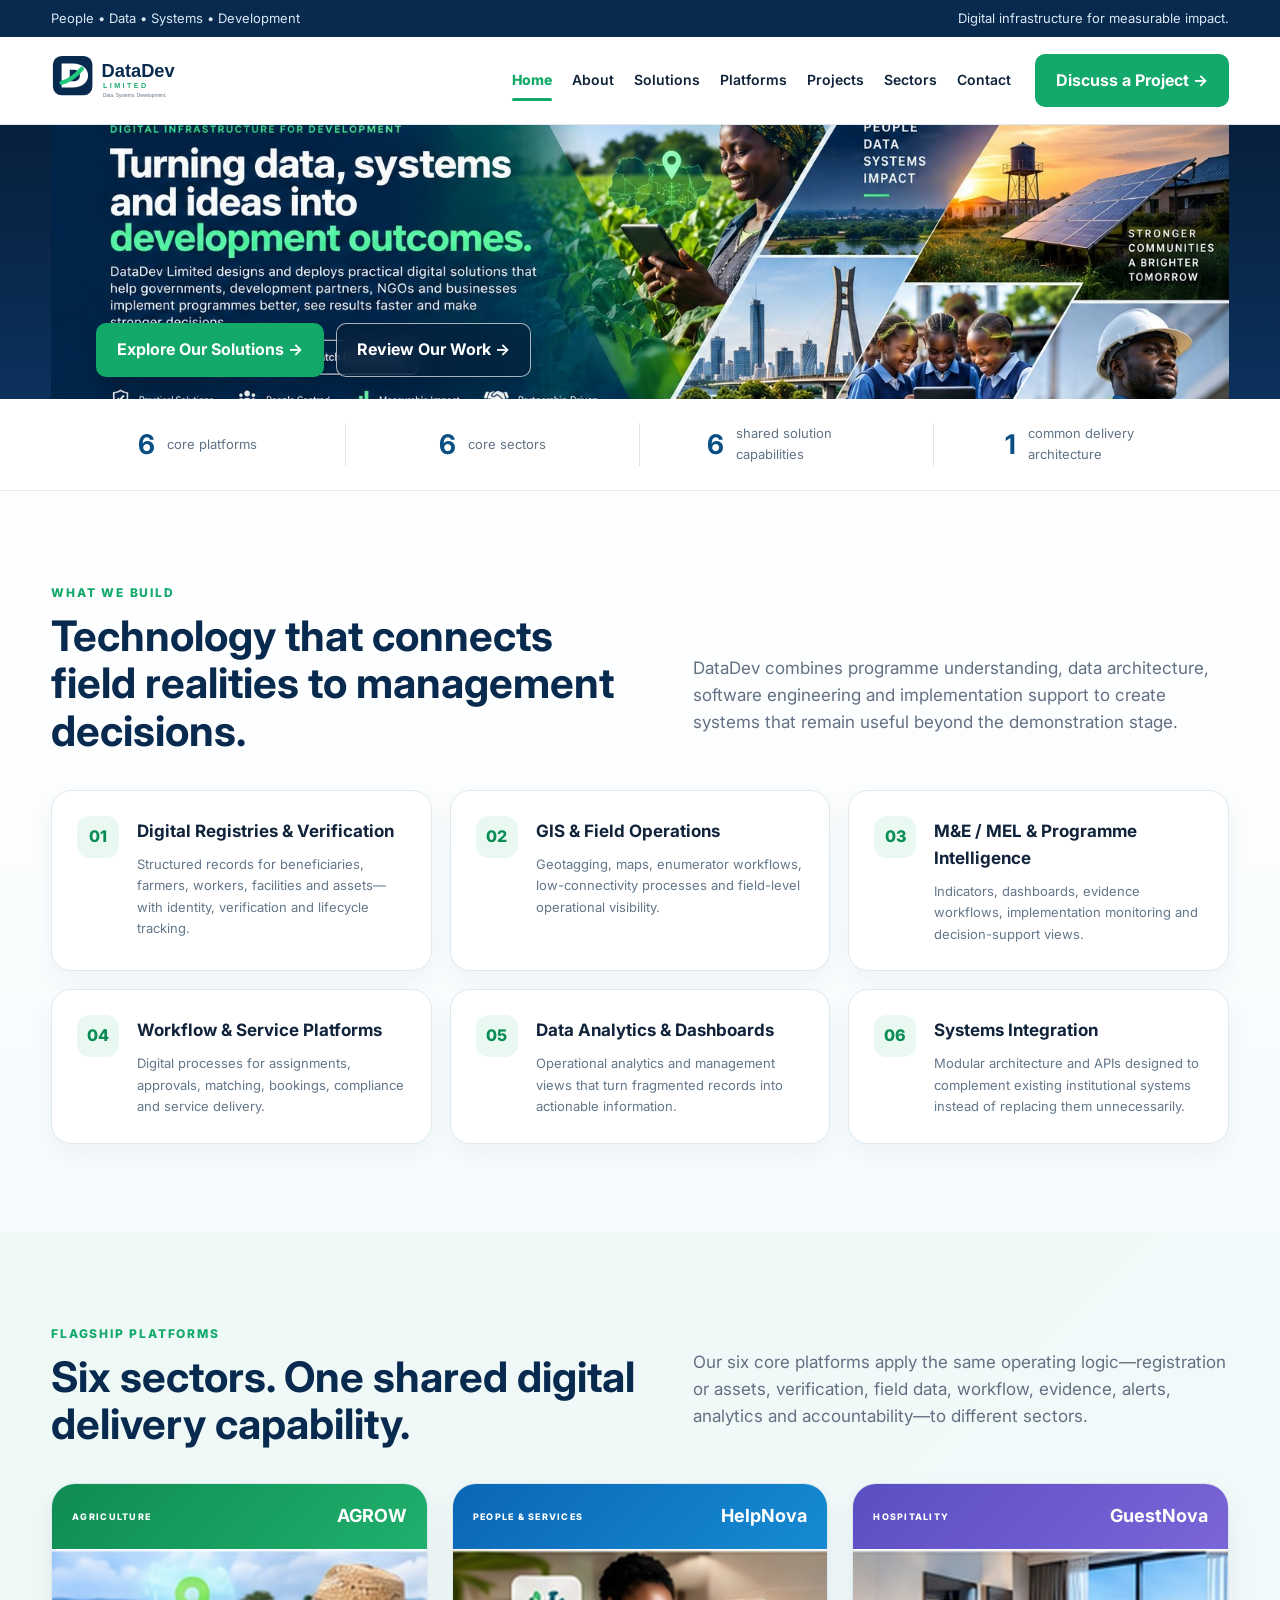
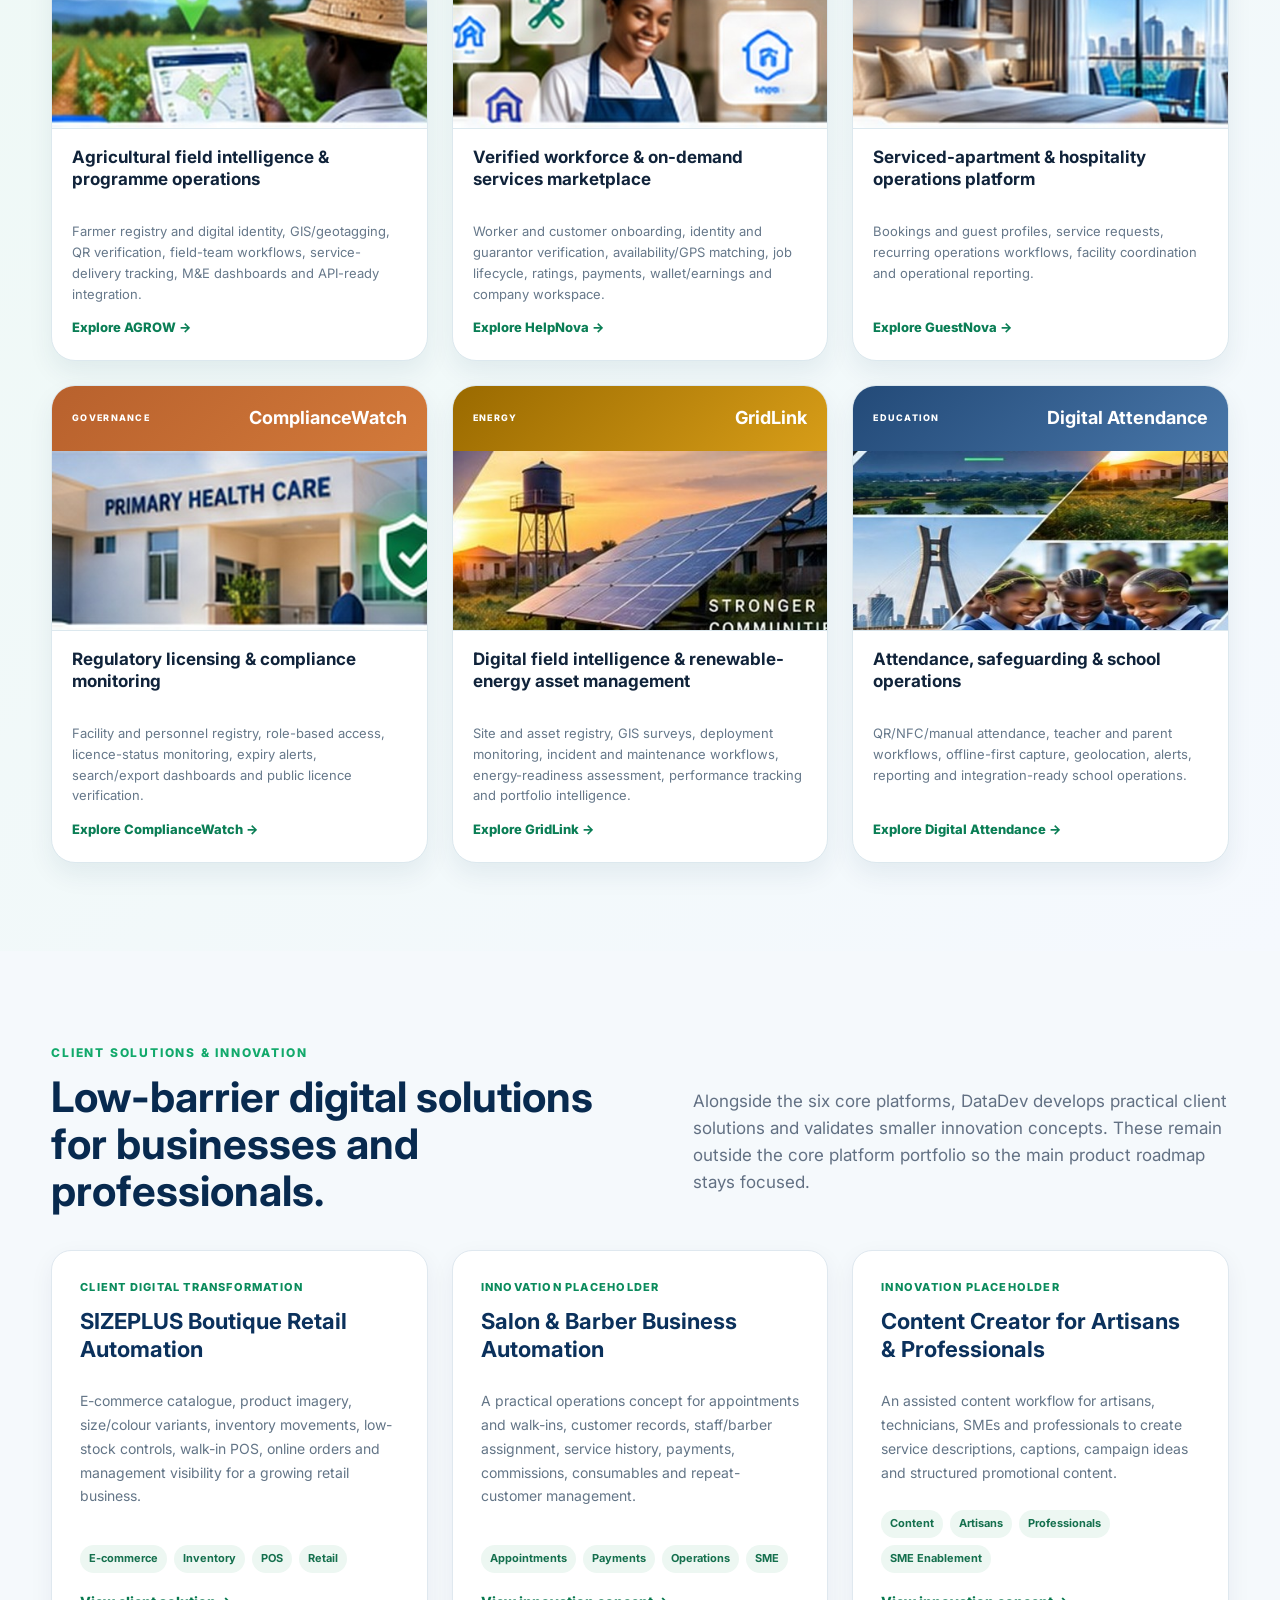
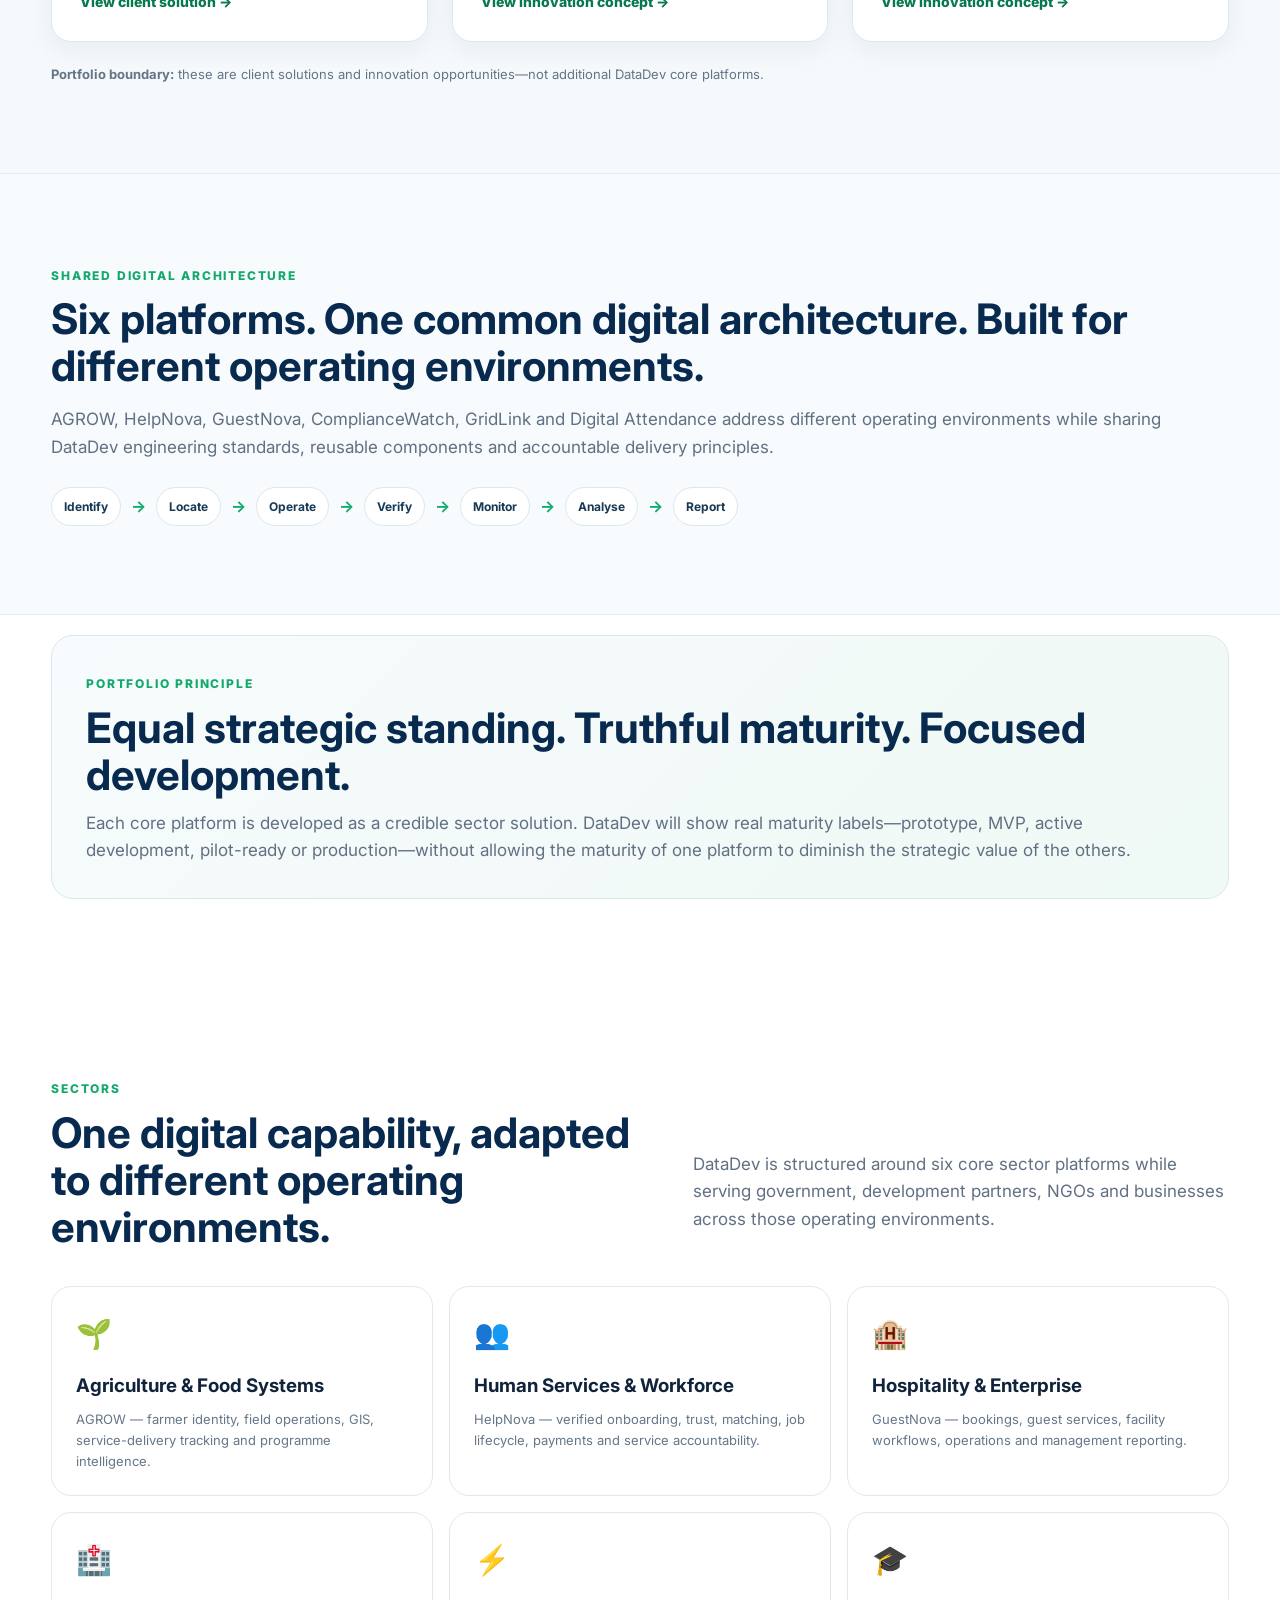
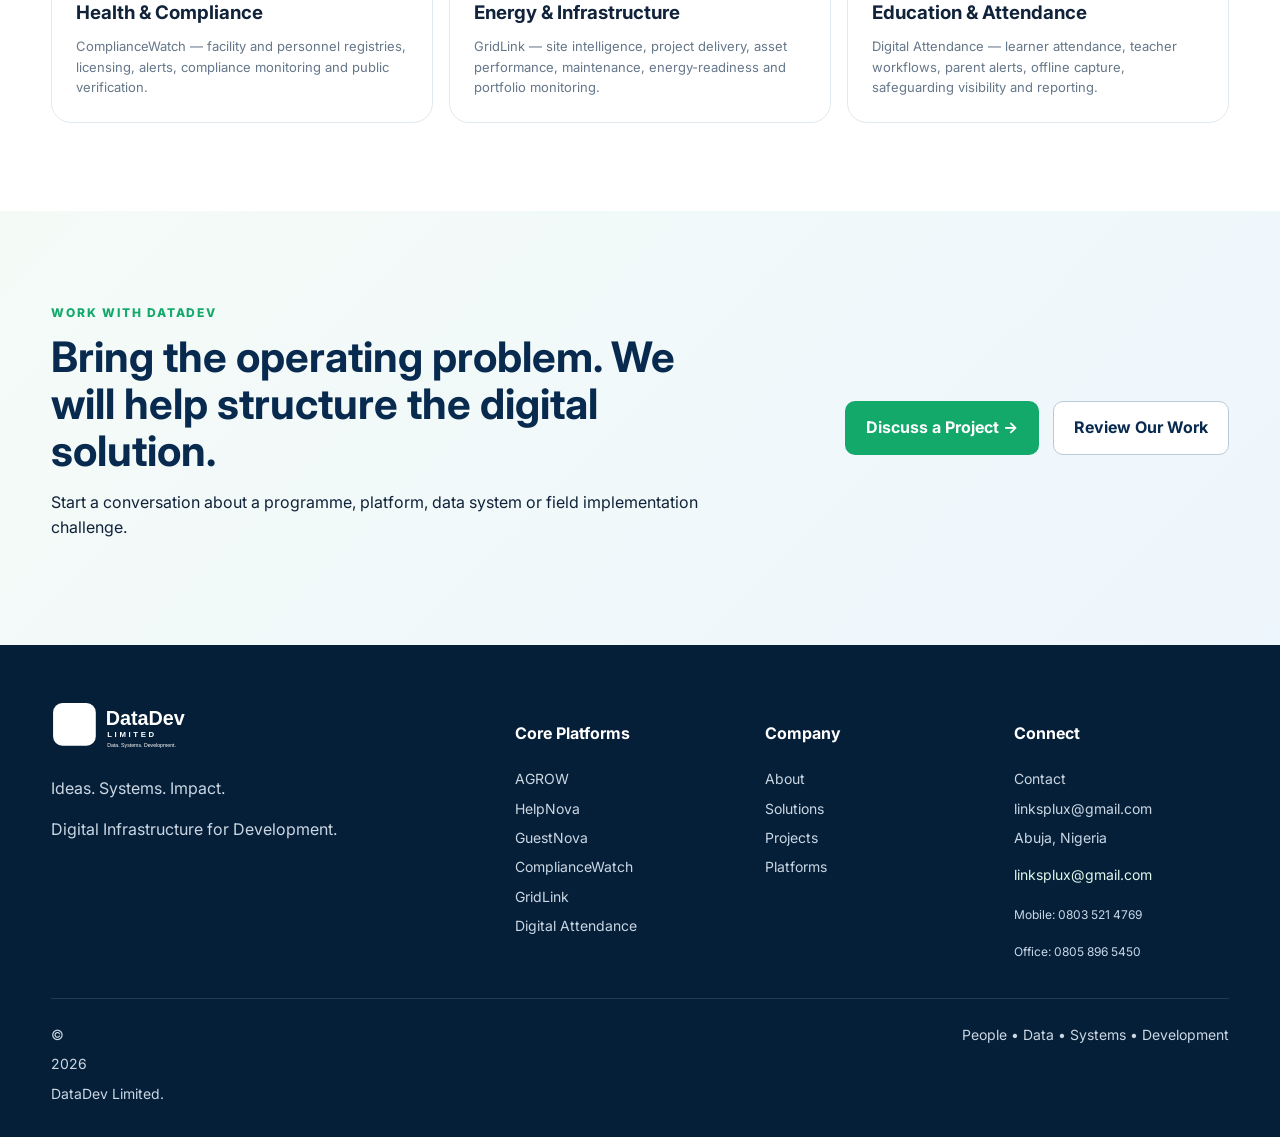
<file: index.html>
<!DOCTYPE html>

<html lang="en">
<head>
<meta charset="utf-8"/>
<meta content="width=device-width,initial-scale=1" name="viewport"/>
<meta content="#0b315c" name="theme-color"/>
<meta content="website" property="og:type"/>
<meta content="DataDev Limited" property="og:site_name"/>
<meta content="DataDev Limited — Ideas. Systems. Impact." property="og:title"/>
<meta content="Digital solutions, data systems and technology platforms for development, institutions, businesses and communities." property="og:description"/>
<meta content="summary_large_image" name="twitter:card"/>
<meta content="DataDev Limited builds digital solutions, data systems and technology platforms for development, institutions, businesses and communities." name="description"/>
<title>DataDev Limited — Ideas. Systems. Impact.</title>
<link href="assets/favicon.svg" rel="icon"/>
<link href="https://fonts.googleapis.com" rel="preconnect"/>
<link crossorigin="" href="https://fonts.gstatic.com" rel="preconnect"/>
<link href="https://fonts.googleapis.com/css2?family=Inter:wght@400;500;600;700;800&amp;display=swap" rel="stylesheet"/>
<link href="styles.css" rel="stylesheet"/>
<link href="site.webmanifest" rel="manifest"/><link href="https://datadev.ng/" rel="canonical"/><meta content="https://datadev.ng/" property="og:url"/><meta content="https://datadev.ng/assets/project-previews/hero-universal.jpg" property="og:image"/><meta content="strict-origin-when-cross-origin" name="referrer"/></head>
<body><a class="skip-link" href="#main-content">Skip to main content</a>
<header class="site-header">
<div class="topbar"><div class="container"><span>People • Data • Systems • Development</span><span>Digital infrastructure for measurable impact.</span></div></div>
<div class="container nav">
<a class="brand" href="index.html"><img alt="DataDev Limited" decoding="async" loading="lazy" src="assets/datadev-logo.svg"/></a>
<button aria-controls="primary-navigation" aria-expanded="false" aria-label="Toggle navigation" class="menu" type="button">☰</button>
<nav aria-label="Primary navigation" class="navlinks" id="primary-navigation"><a class="active" href="index.html">Home</a><a href="about.html">About</a><a href="solutions.html">Solutions</a><a href="platforms.html">Platforms</a><a href="projects.html">Projects</a><a href="index.html#sectors">Sectors</a><a href="contact.html">Contact</a></nav>
<a class="btn btn-primary nav-cta" href="contact.html">Discuss a Project →</a>
</div>
</header>
<main id="main-content">
<section aria-labelledby="homeHeroTitle" class="hero-visual-final">
<div class="container hero-visual-shell">
<div class="hero-desktop-art">
<img alt="DataDev digital infrastructure for development across agriculture, communities, energy, education and infrastructure" decoding="async" fetchpriority="high" src="assets/project-previews/hero-universal.jpg"/>
<div aria-label="Primary actions" class="hero-art-actions">
<a class="btn btn-primary" href="solutions.html">Explore Our Solutions →</a>
<a class="btn btn-glass" href="projects.html">Review Our Work →</a>
</div>
</div>
<div class="hero-mobile-copy">
<div class="mobile-hero-visual" aria-hidden="true"><img src="assets/project-previews/hero-universal.jpg" alt="" decoding="async" fetchpriority="high"/></div>
<div class="eyebrow">DIGITAL INFRASTRUCTURE FOR DEVELOPMENT</div>
<h1 id="homeHeroTitle">Turning data, systems and ideas into <span>development outcomes.</span></h1>
<p>DataDev Limited designs and deploys practical digital solutions that help governments, development partners, NGOs and businesses implement programmes better, improve visibility and make stronger decisions.</p>
<div class="actions"><a class="btn btn-primary" href="solutions.html">Explore Our Solutions →</a><a class="btn btn-outline hero-outline" href="projects.html">Review Our Work</a></div>
<div class="hero-points"><span>✓ Practical solutions</span><span>✓ People centred</span><span>✓ Measurable impact</span><span>✓ Partnership driven</span></div>
</div>
<h1 class="sr-only">DataDev Limited — Turning data, systems and ideas into development outcomes.</h1>
</div>
</section>
<section class="proof-strip">
<div class="container proof-grid"><div><b>6</b><span>core platforms</span></div><div><b>6</b><span>core sectors</span></div><div><b>6</b><span>shared solution capabilities</span></div><div><b>1</b><span>common delivery architecture</span></div></div>
</section>
<section class="section v3-section">
<div class="container">
<div class="section-head compact"><div><span class="kicker">WHAT WE BUILD</span><h2>Technology that connects field realities to management decisions.</h2></div><p>DataDev combines programme understanding, data architecture, software engineering and implementation support to create systems that remain useful beyond the demonstration stage.</p></div>
<div class="capability-grid">
<article class="capability"><span class="cap-no">01</span><div><h3>Digital Registries &amp; Verification</h3><p>Structured records for beneficiaries, farmers, workers, facilities and assets—with identity, verification and lifecycle tracking.</p></div></article>
<article class="capability"><span class="cap-no">02</span><div><h3>GIS &amp; Field Operations</h3><p>Geotagging, maps, enumerator workflows, low-connectivity processes and field-level operational visibility.</p></div></article>
<article class="capability"><span class="cap-no">03</span><div><h3>M&amp;E / MEL &amp; Programme Intelligence</h3><p>Indicators, dashboards, evidence workflows, implementation monitoring and decision-support views.</p></div></article>
<article class="capability"><span class="cap-no">04</span><div><h3>Workflow &amp; Service Platforms</h3><p>Digital processes for assignments, approvals, matching, bookings, compliance and service delivery.</p></div></article>
<article class="capability"><span class="cap-no">05</span><div><h3>Data Analytics &amp; Dashboards</h3><p>Operational analytics and management views that turn fragmented records into actionable information.</p></div></article>
<article class="capability"><span class="cap-no">06</span><div><h3>Systems Integration</h3><p>Modular architecture and APIs designed to complement existing institutional systems instead of replacing them unnecessarily.</p></div></article>
</div>
</div>
</section>
<section class="section showcase-section">
<div class="container">
<div class="section-head compact"><div><span class="kicker">FLAGSHIP PLATFORMS</span><h2>Six sectors. One shared digital delivery capability.</h2></div><p>Our six core platforms apply the same operating logic—registration or assets, verification, field data, workflow, evidence, alerts, analytics and accountability—to different sectors.</p></div>
<div class="platform-showcase">
<article class="showcase agrow-show"><div class="showcase-top"><span>AGRICULTURE</span><b>AGROW</b></div><img alt="AGROW visual prototype preview" class="prototype-img" decoding="async" loading="lazy" src="assets/project-previews/agrow-prototype.jpg"/><h3>Agricultural field intelligence &amp; programme operations</h3><p>Farmer registry and digital identity, GIS/geotagging, QR verification, field-team workflows, service-delivery tracking, M&amp;E dashboards and API-ready integration.</p><a href="agrow.html">Explore AGROW →</a></article>
<article class="showcase help-show"><div class="showcase-top"><span>PEOPLE &amp; SERVICES</span><b>HelpNova</b></div><img alt="HelpNova visual prototype preview" class="prototype-img" decoding="async" loading="lazy" src="assets/project-previews/helpnova-prototype.jpg"/><h3>Verified workforce &amp; on-demand services marketplace</h3><p>Worker and customer onboarding, identity and guarantor verification, availability/GPS matching, job lifecycle, ratings, payments, wallet/earnings and company workspace.</p><a href="helpnova.html">Explore HelpNova →</a></article>
<article class="showcase guest-show"><div class="showcase-top"><span>HOSPITALITY</span><b>GuestNova</b></div><img alt="GuestNova visual prototype preview" class="prototype-img" decoding="async" loading="lazy" src="assets/project-previews/guestnova-prototype.jpg"/><h3>Serviced-apartment &amp; hospitality operations platform</h3><p>Bookings and guest profiles, service requests, recurring operations workflows, facility coordination and operational reporting.</p><a href="guestnova.html">Explore GuestNova →</a></article>
<article class="showcase compliance-show"><div class="showcase-top"><span>GOVERNANCE</span><b>ComplianceWatch</b></div><img alt="ComplianceWatch visual prototype preview" class="prototype-img" decoding="async" loading="lazy" src="assets/project-previews/compliancewatch-prototype.jpg"/><h3>Regulatory licensing &amp; compliance monitoring</h3><p>Facility and personnel registry, role-based access, licence-status monitoring, expiry alerts, search/export dashboards and public licence verification.</p><a href="compliancewatch.html">Explore ComplianceWatch →</a></article>
<article class="showcase gridlink-show"><div class="showcase-top"><span>ENERGY</span><b>GridLink</b></div><img alt="GridLink renewable energy and infrastructure visual preview" class="prototype-img" decoding="async" loading="lazy" src="assets/project-previews/gridlink-prototype.jpg"/><h3>Digital field intelligence &amp; renewable-energy asset management</h3><p>Site and asset registry, GIS surveys, deployment monitoring, incident and maintenance workflows, energy-readiness assessment, performance tracking and portfolio intelligence.</p><a href="gridlink.html">Explore GridLink →</a></article>
<article class="showcase attendance-show"><div class="showcase-top"><span>EDUCATION</span><b>Digital Attendance</b></div><img alt="Digital Attendance education operations visual preview" class="prototype-img" decoding="async" loading="lazy" src="assets/project-previews/digital-attendance-prototype.jpg"/><h3>Attendance, safeguarding &amp; school operations</h3><p>QR/NFC/manual attendance, teacher and parent workflows, offline-first capture, geolocation, alerts, reporting and integration-ready school operations.</p><a href="digitalattendance.html">Explore Digital Attendance →</a></article>
</div>
</div>
</section>
<section class="section client-innovation-home">
<div class="container">
<div class="section-head compact"><div><span class="kicker">CLIENT SOLUTIONS &amp; INNOVATION</span><h2>Low-barrier digital solutions for businesses and professionals.</h2></div><p>Alongside the six core platforms, DataDev develops practical client solutions and validates smaller innovation concepts. These remain outside the core platform portfolio so the main product roadmap stays focused.</p></div>
<div class="client-innovation-grid">
<article class="innovation-card"><span class="innovation-status">CLIENT DIGITAL TRANSFORMATION</span><h3>SIZEPLUS Boutique Retail Automation</h3><p>E-commerce catalogue, product imagery, size/colour variants, inventory movements, low-stock controls, walk-in POS, online orders and management visibility for a growing retail business.</p><div class="innovation-tags"><span>E-commerce</span><span>Inventory</span><span>POS</span><span>Retail</span></div><a href="projects.html">View client solution →</a></article>
<article class="innovation-card"><span class="innovation-status">INNOVATION PLACEHOLDER</span><h3>Salon &amp; Barber Business Automation</h3><p>A practical operations concept for appointments and walk-ins, customer records, staff/barber assignment, service history, payments, commissions, consumables and repeat-customer management.</p><div class="innovation-tags"><span>Appointments</span><span>Payments</span><span>Operations</span><span>SME</span></div><a href="projects.html">View innovation concept →</a></article>
<article class="innovation-card"><span class="innovation-status">INNOVATION PLACEHOLDER</span><h3>Content Creator for Artisans &amp; Professionals</h3><p>An assisted content workflow for artisans, technicians, SMEs and professionals to create service descriptions, captions, campaign ideas and structured promotional content.</p><div class="innovation-tags"><span>Content</span><span>Artisans</span><span>Professionals</span><span>SME Enablement</span></div><a href="projects.html">View innovation concept →</a></article>
</div>
<p class="innovation-note"><strong>Portfolio boundary:</strong> these are client solutions and innovation opportunities—not additional DataDev core platforms.</p>
</div>
</section>
<section class="section shared-architecture"><div class="container"><span class="kicker">SHARED DIGITAL ARCHITECTURE</span><h2>Six platforms. One common digital architecture. Built for different operating environments.</h2><p class="lead">AGROW, HelpNova, GuestNova, ComplianceWatch, GridLink and Digital Attendance address different operating environments while sharing DataDev engineering standards, reusable components and accountable delivery principles.</p><div class="architecture-flow"><span>Identify</span><b>→</b><span>Locate</span><b>→</b><span>Operate</span><b>→</b><span>Verify</span><b>→</b><span>Monitor</span><b>→</b><span>Analyse</span><b>→</b><span>Report</span></div></div></section>
<section class="section portfolio-principle"><div class="container portfolio-principle-box"><span class="kicker">PORTFOLIO PRINCIPLE</span><h2>Equal strategic standing. Truthful maturity. Focused development.</h2><p class="lead">Each core platform is developed as a credible sector solution. DataDev will show real maturity labels—prototype, MVP, active development, pilot-ready or production—without allowing the maturity of one platform to diminish the strategic value of the others.</p></div></section><section class="section" id="sectors">
<div class="container">
<div class="section-head compact"><div><span class="kicker">SECTORS</span><h2>One digital capability, adapted to different operating environments.</h2></div><p>DataDev is structured around six core sector platforms while serving government, development partners, NGOs and businesses across those operating environments.</p></div>
<div class="sector-v3-grid core-six">
<article><span>🌱</span><h3>Agriculture &amp; Food Systems</h3><p>AGROW — farmer identity, field operations, GIS, service-delivery tracking and programme intelligence.</p></article>
<article><span>👥</span><h3>Human Services &amp; Workforce</h3><p>HelpNova — verified onboarding, trust, matching, job lifecycle, payments and service accountability.</p></article>
<article><span>🏨</span><h3>Hospitality &amp; Enterprise</h3><p>GuestNova — bookings, guest services, facility workflows, operations and management reporting.</p></article>
<article><span>🏥</span><h3>Health &amp; Compliance</h3><p>ComplianceWatch — facility and personnel registries, licensing, alerts, compliance monitoring and public verification.</p></article>
<article><span>⚡</span><h3>Energy &amp; Infrastructure</h3><p>GridLink — site intelligence, project delivery, asset performance, maintenance, energy-readiness and portfolio monitoring.</p></article><article><span>🎓</span><h3>Education &amp; Attendance</h3><p>Digital Attendance — learner attendance, teacher workflows, parent alerts, offline capture, safeguarding visibility and reporting.</p></article>
</div>
</div>
</section>
<section class="section final-cta"><div class="container final-cta-grid"><div><span class="kicker">WORK WITH DATADEV</span><h2>Bring the operating problem. We will help structure the digital solution.</h2><p>Start a conversation about a programme, platform, data system or field implementation challenge.</p></div><div class="actions"><a class="btn btn-primary" href="contact.html">Discuss a Project →</a><a class="btn btn-outline" href="projects.html">Review Our Work</a></div></div></section>
</main>
<footer class="footer"><div class="container footergrid"><div><img alt="DataDev Limited" decoding="async" loading="lazy" src="assets/datadev-logo.svg"/><p>Ideas. Systems. Impact.</p><p>Digital Infrastructure for Development.</p></div><div><h4>Core Platforms</h4><a href="agrow.html">AGROW</a><a href="helpnova.html">HelpNova</a><a href="guestnova.html">GuestNova</a><a href="compliancewatch.html">ComplianceWatch</a><a href="gridlink.html">GridLink</a><a href="digitalattendance.html">Digital Attendance</a></div><div><h4>Company</h4><a href="about.html">About</a><a href="solutions.html">Solutions</a><a href="projects.html">Projects</a><a href="platforms.html">Platforms</a></div><div><h4>Connect</h4><a href="contact.html">Contact</a><a href="mailto:linksplux@gmail.com">linksplux@gmail.com</a><span>Abuja, Nigeria</span></div></div><div class="container bottom"><span>© <span data-year=""></span> DataDev Limited.</span><span>People • Data • Systems • Development</span></div></footer>
<script src="site-config.js"></script><script src="script.js"></script>
</body></html>
</file>
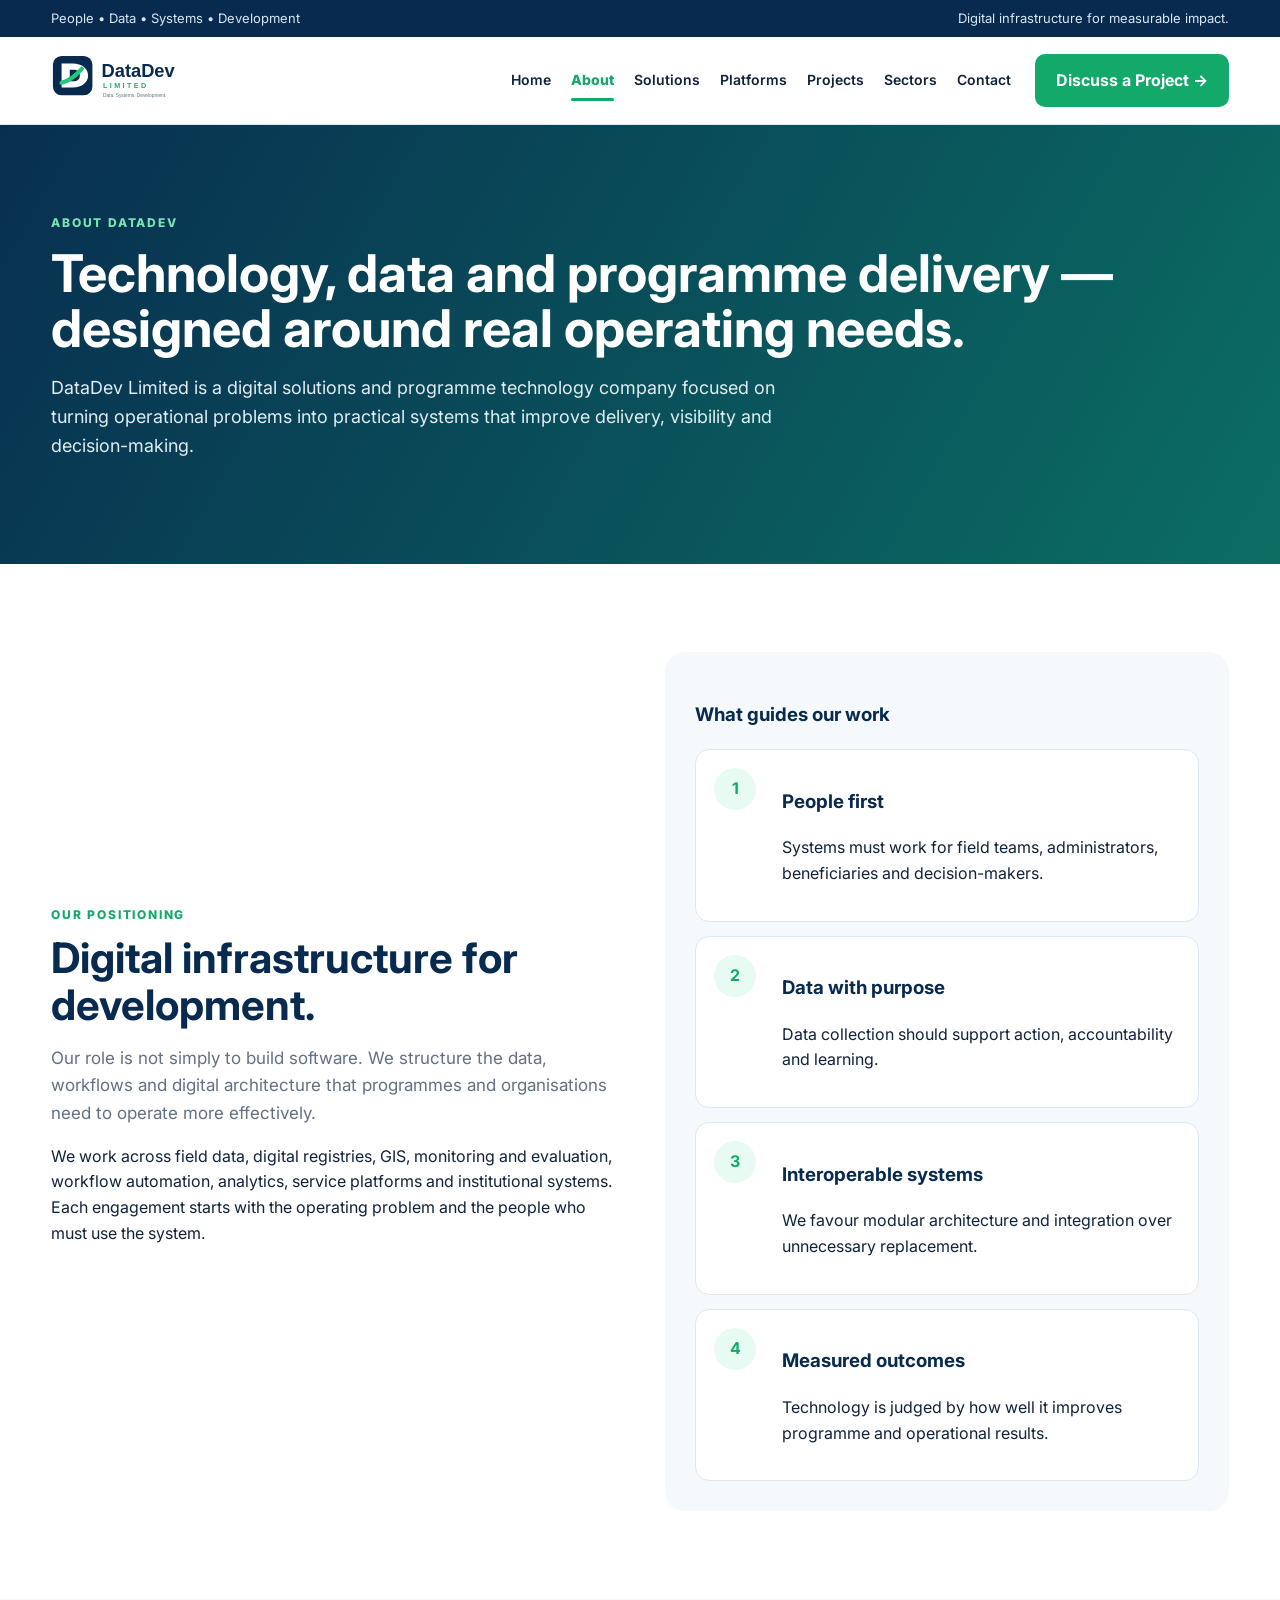
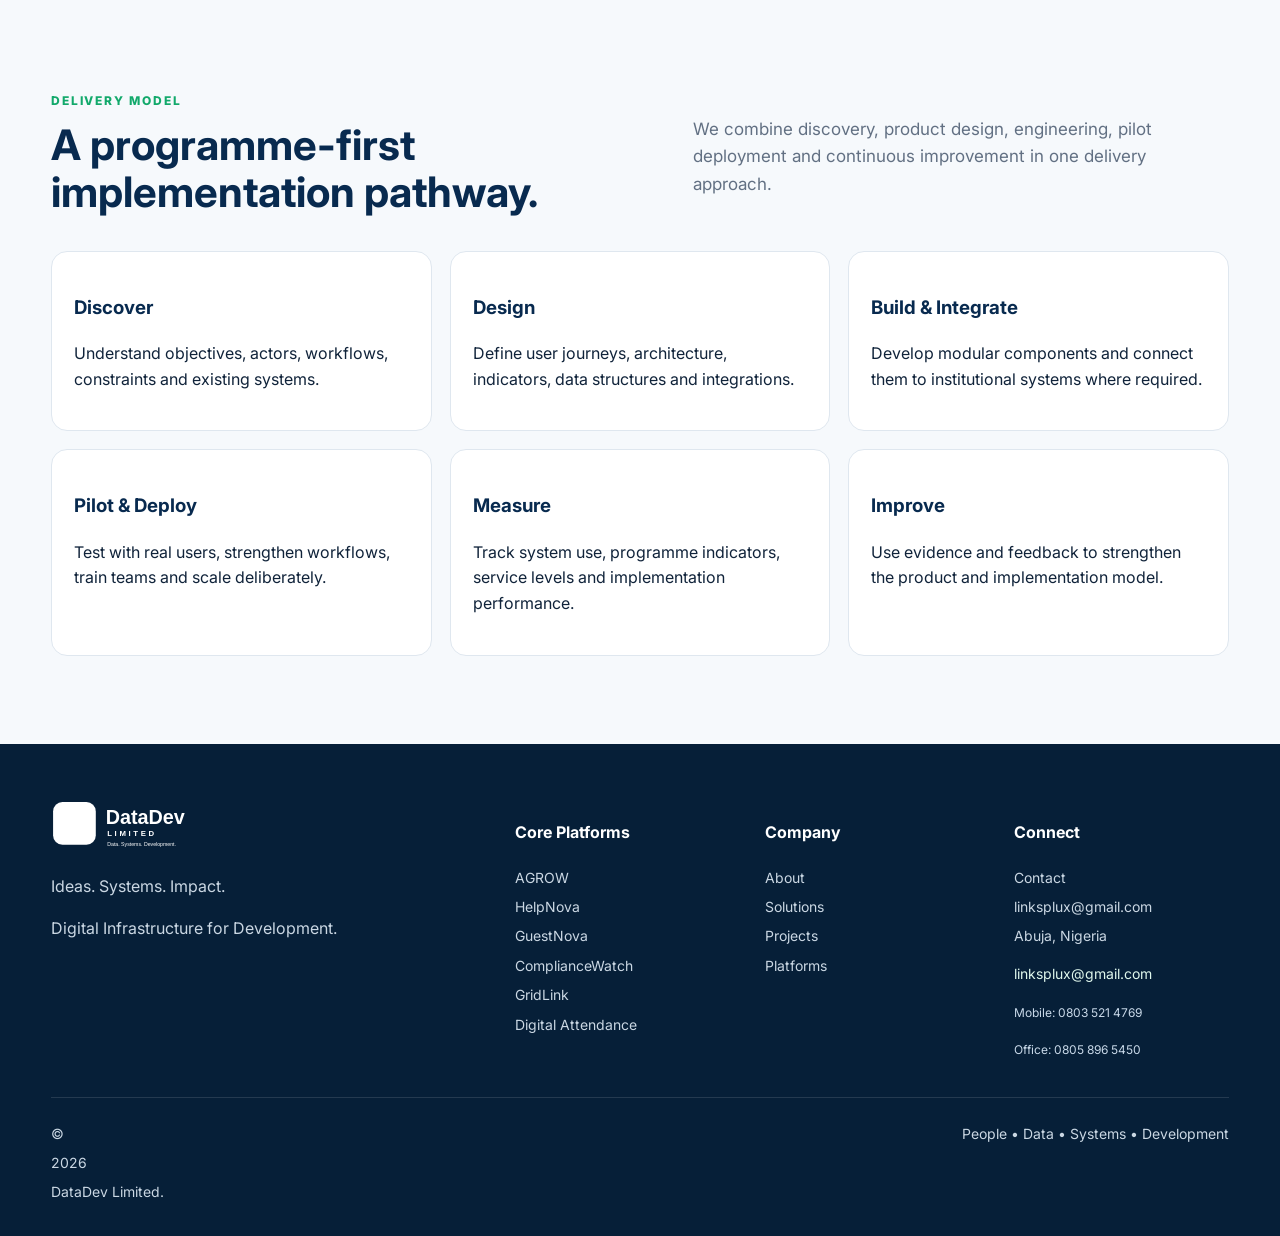
<file: about.html>
<!DOCTYPE html>

<html lang="en"><head><meta charset="utf-8"/><meta content="width=device-width,initial-scale=1" name="viewport"/>
<meta content="#0b315c" name="theme-color"/>
<meta content="website" property="og:type"/>
<meta content="DataDev Limited" property="og:site_name"/>
<meta content="DataDev Limited — Ideas. Systems. Impact." property="og:title"/>
<meta content="Digital solutions, data systems and technology platforms for development, institutions, businesses and communities." property="og:description"/>
<meta content="summary_large_image" name="twitter:card"/><title>About — DataDev Limited</title><link href="assets/favicon.svg" rel="icon"/><link href="https://fonts.googleapis.com/css2?family=Inter:wght@400;500;600;700;800&amp;display=swap" rel="stylesheet"/><link href="styles.css" rel="stylesheet"/><link href="site.webmanifest" rel="manifest"/><link href="https://datadev.ng/about.html" rel="canonical"/><meta content="https://datadev.ng/about.html" property="og:url"/><meta content="https://datadev.ng/assets/project-previews/hero-universal.jpg" property="og:image"/><meta content="strict-origin-when-cross-origin" name="referrer"/><link crossorigin="anonymous" href="https://fonts.gstatic.com" rel="preconnect"/></head><body><a class="skip-link" href="#main-content">Skip to main content</a><header class="site-header"><div class="topbar"><div class="container"><span>People • Data • Systems • Development</span><span>Digital infrastructure for measurable impact.</span></div></div><div class="container nav"><a class="brand" href="index.html"><img alt="DataDev Limited digital platform visual" decoding="async" loading="lazy" src="assets/datadev-logo.svg"/></a><button aria-controls="primary-navigation" aria-expanded="false" class="menu" type="button">☰</button><nav aria-label="Primary navigation" class="navlinks" id="primary-navigation"><a href="index.html">Home</a><a class="active" href="about.html">About</a><a href="solutions.html">Solutions</a><a href="platforms.html">Platforms</a><a href="projects.html">Projects</a><a href="index.html#sectors">Sectors</a><a href="contact.html">Contact</a></nav><a class="btn btn-primary" href="contact.html">Discuss a Project →</a></div></header><main id="main-content"><section class="page-hero"><div class="container"><span class="eyebrow">ABOUT DATADEV</span><h1>Technology, data and programme delivery — designed around real operating needs.</h1><p>DataDev Limited is a digital solutions and programme technology company focused on turning operational problems into practical systems that improve delivery, visibility and decision-making.</p></div></section><section class="section"><div class="container two"><div><span class="kicker">OUR POSITIONING</span><h2>Digital infrastructure for development.</h2><p class="lead">Our role is not simply to build software. We structure the data, workflows and digital architecture that programmes and organisations need to operate more effectively.</p><p>We work across field data, digital registries, GIS, monitoring and evaluation, workflow automation, analytics, service platforms and institutional systems. Each engagement starts with the operating problem and the people who must use the system.</p></div><div class="panel" style="background:#f6f9fc"><h3>What guides our work</h3><div class="timeline"><div class="step"><b>1</b><div><h3>People first</h3><p>Systems must work for field teams, administrators, beneficiaries and decision-makers.</p></div></div><div class="step"><b>2</b><div><h3>Data with purpose</h3><p>Data collection should support action, accountability and learning.</p></div></div><div class="step"><b>3</b><div><h3>Interoperable systems</h3><p>We favour modular architecture and integration over unnecessary replacement.</p></div></div><div class="step"><b>4</b><div><h3>Measured outcomes</h3><p>Technology is judged by how well it improves programme and operational results.</p></div></div></div></div></div></section><section class="section tint"><div class="container"><div class="section-head"><div><span class="kicker">DELIVERY MODEL</span><h2>A programme-first implementation pathway.</h2></div><p>We combine discovery, product design, engineering, pilot deployment and continuous improvement in one delivery approach.</p></div><div class="feature-list"><div class="feature"><h3>Discover</h3><p>Understand objectives, actors, workflows, constraints and existing systems.</p></div><div class="feature"><h3>Design</h3><p>Define user journeys, architecture, indicators, data structures and integrations.</p></div><div class="feature"><h3>Build &amp; Integrate</h3><p>Develop modular components and connect them to institutional systems where required.</p></div><div class="feature"><h3>Pilot &amp; Deploy</h3><p>Test with real users, strengthen workflows, train teams and scale deliberately.</p></div><div class="feature"><h3>Measure</h3><p>Track system use, programme indicators, service levels and implementation performance.</p></div><div class="feature"><h3>Improve</h3><p>Use evidence and feedback to strengthen the product and implementation model.</p></div></div></div></section></main><footer class="footer"><div class="container footergrid"><div><img alt="DataDev Limited" decoding="async" loading="lazy" src="assets/datadev-logo.svg"/><p>Ideas. Systems. Impact.</p><p>Digital Infrastructure for Development.</p></div><div><h4>Core Platforms</h4><a href="agrow.html">AGROW</a><a href="helpnova.html">HelpNova</a><a href="guestnova.html">GuestNova</a><a href="compliancewatch.html">ComplianceWatch</a><a href="gridlink.html">GridLink</a><a href="digitalattendance.html">Digital Attendance</a></div><div><h4>Company</h4><a href="about.html">About</a><a href="solutions.html">Solutions</a><a href="projects.html">Projects</a><a href="platforms.html">Platforms</a></div><div><h4>Connect</h4><a href="contact.html">Contact</a><a href="mailto:linksplux@gmail.com">linksplux@gmail.com</a><span>Abuja, Nigeria</span></div></div><div class="container bottom"><span>© <span data-year=""></span> DataDev Limited.</span><span>People • Data • Systems • Development</span></div></footer><script src="site-config.js"></script><script src="script.js"></script></body></html>
</file>
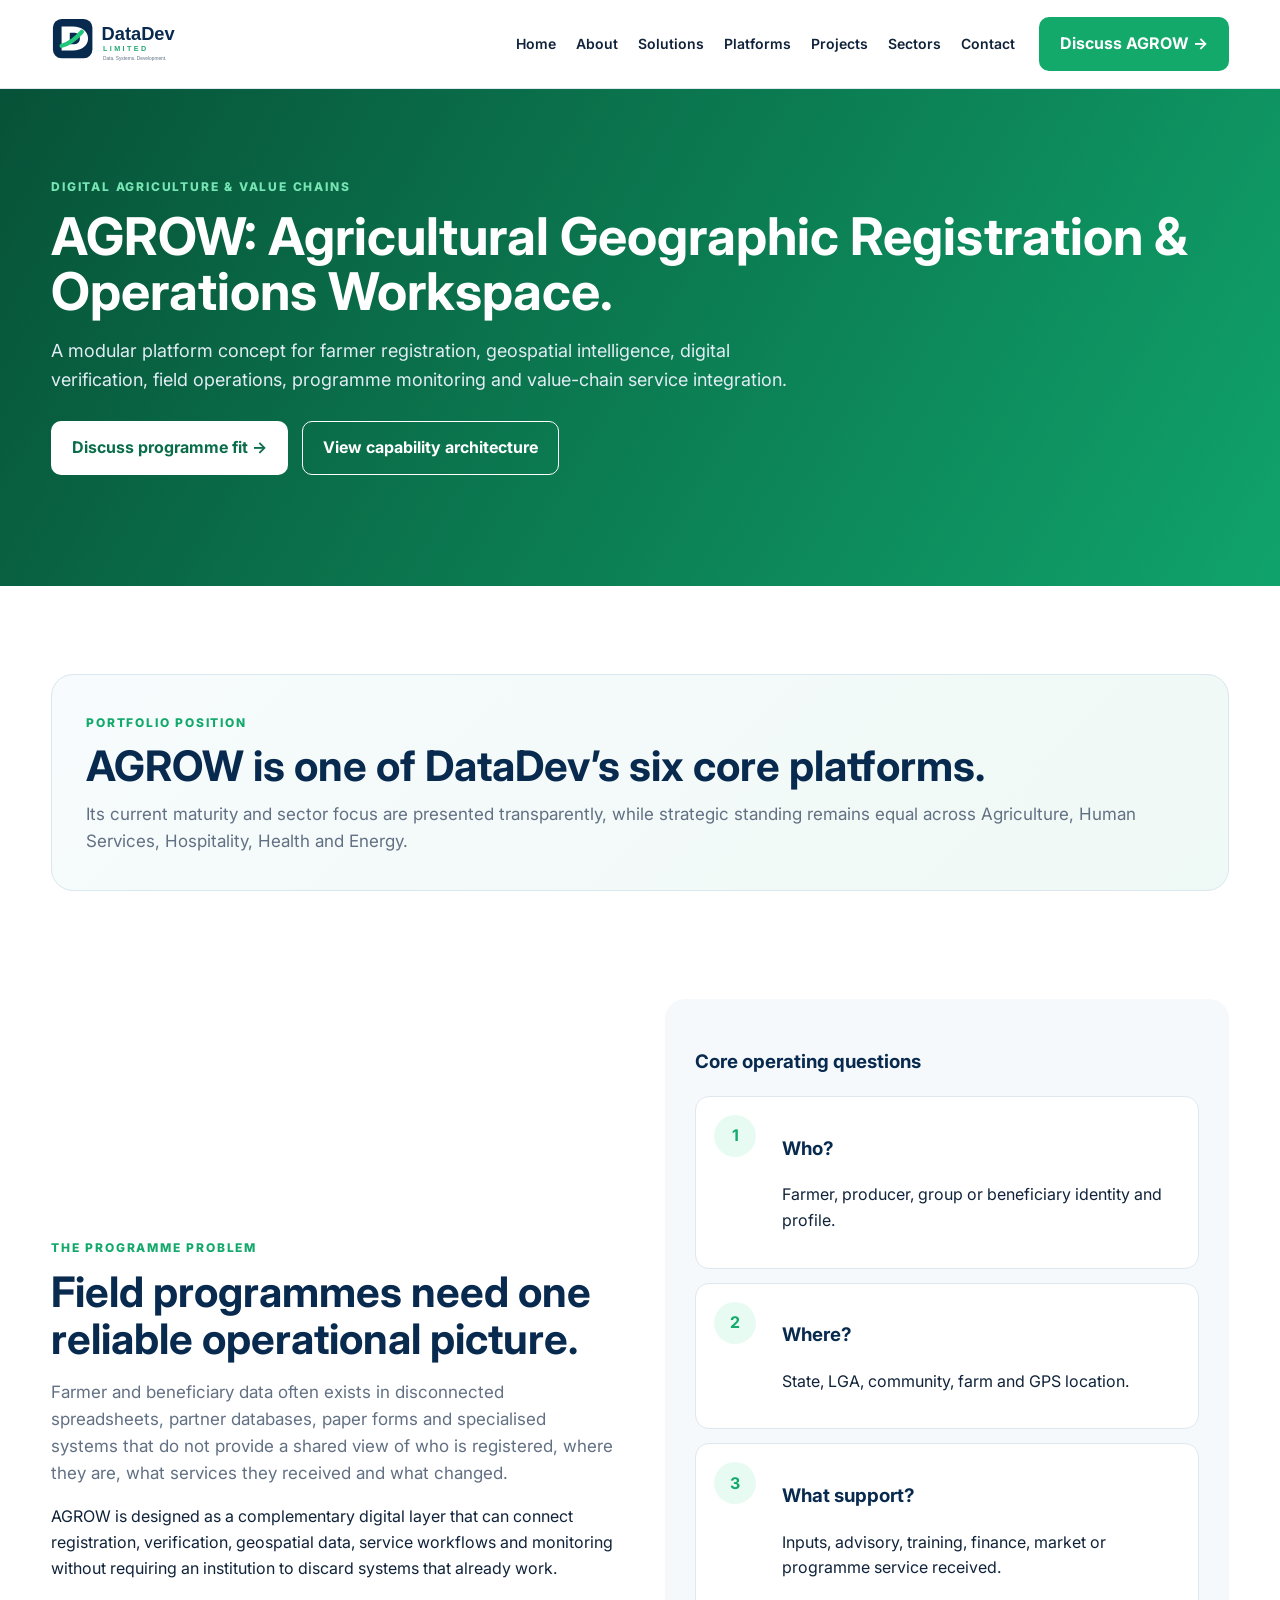
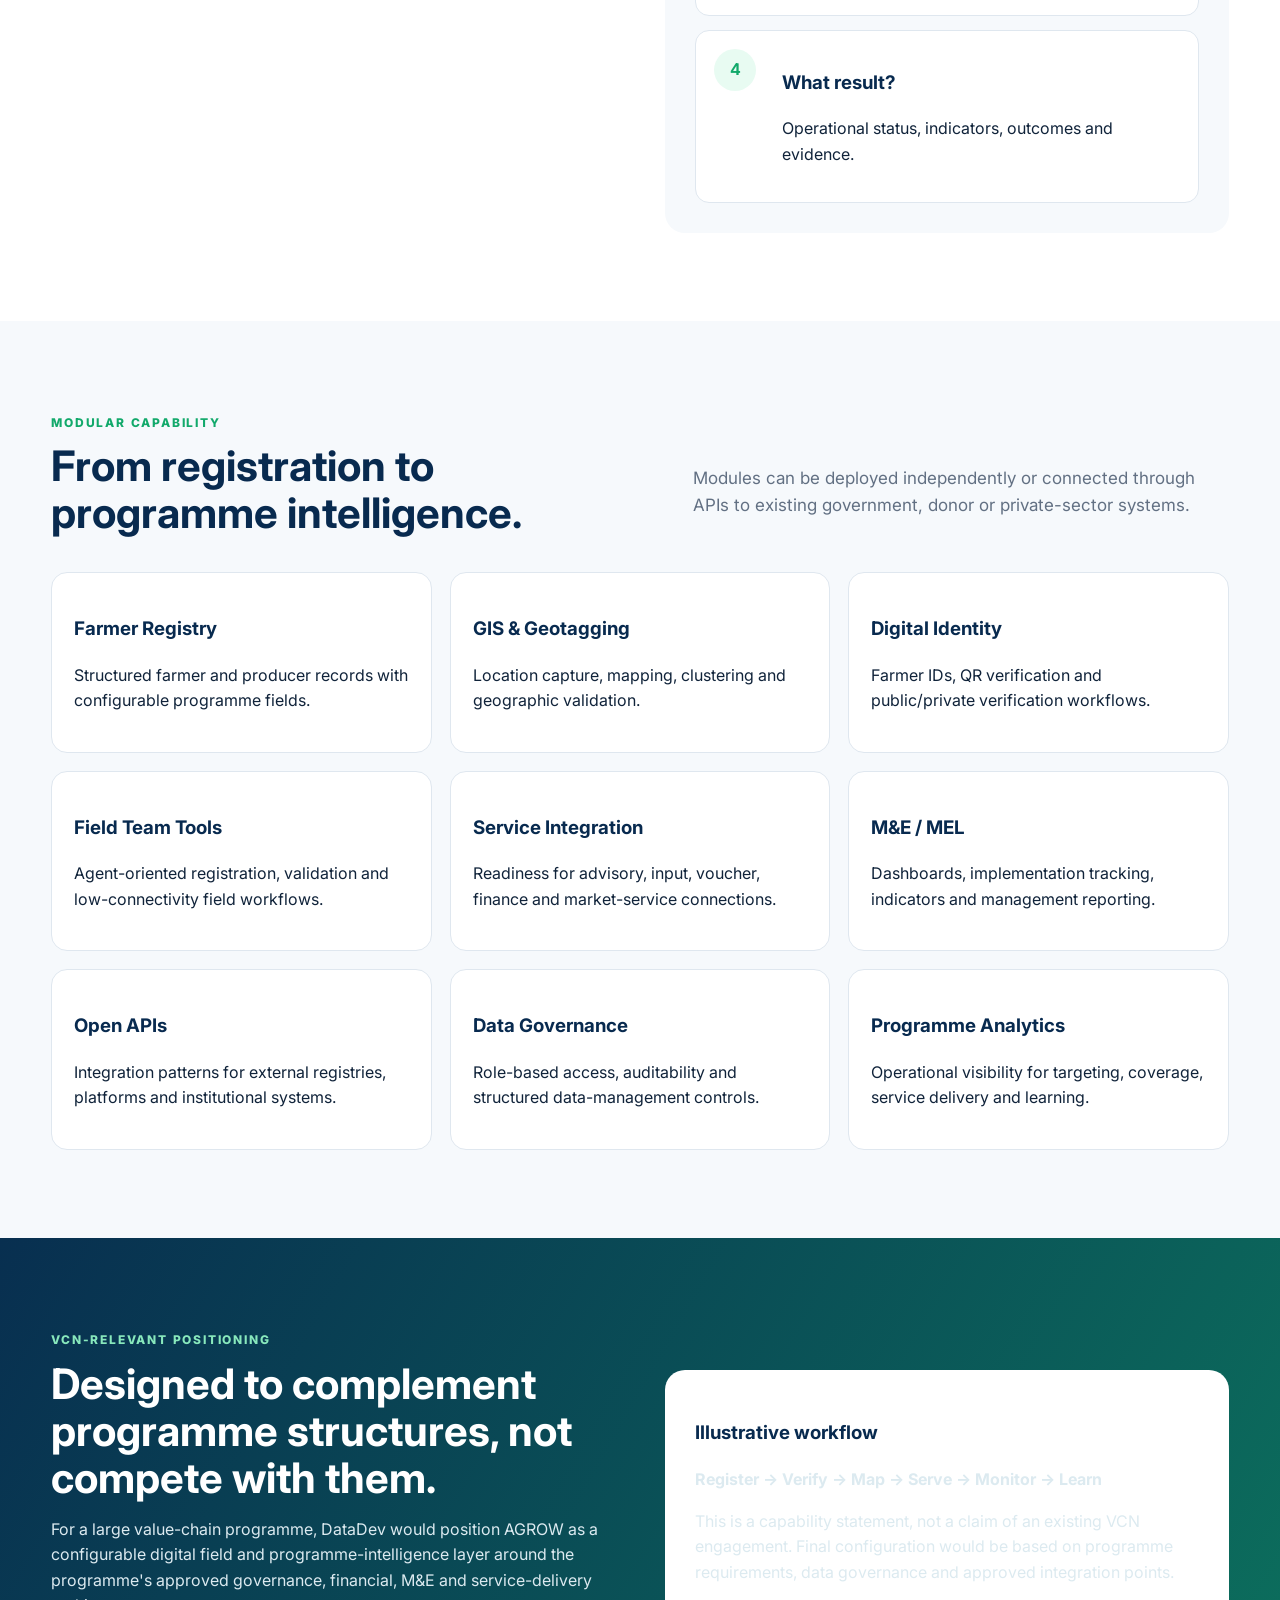
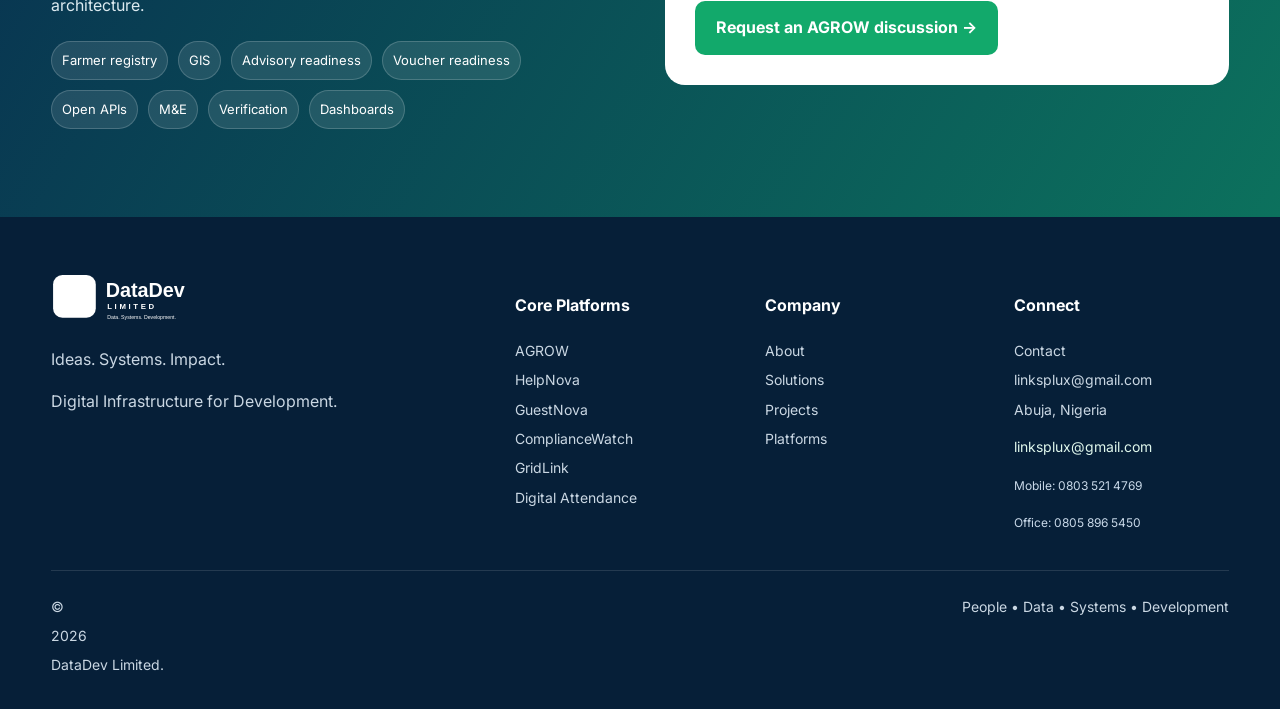
<file: agrow.html>
<!DOCTYPE html>

<html lang="en"><head><meta charset="utf-8"/><meta content="width=device-width,initial-scale=1" name="viewport"/>
<meta content="#0b315c" name="theme-color"/>
<meta content="website" property="og:type"/>
<meta content="DataDev Limited" property="og:site_name"/>
<meta content="DataDev Limited — Ideas. Systems. Impact." property="og:title"/>
<meta content="Digital solutions, data systems and technology platforms for development, institutions, businesses and communities." property="og:description"/>
<meta content="summary_large_image" name="twitter:card"/><meta content="AGROW by DataDev Limited: digital agriculture, farmer registry, GIS, verification and programme intelligence capability." name="description"/><title>AGROW — Digital Agriculture &amp; Value Chain Capability | DataDev Limited</title><link href="assets/favicon.svg" rel="icon"/><link href="https://fonts.googleapis.com/css2?family=Inter:wght@400;500;600;700;800&amp;display=swap" rel="stylesheet"/><link href="styles.css" rel="stylesheet"/><link href="site.webmanifest" rel="manifest"/><link href="https://datadev.ng/agrow.html" rel="canonical"/><meta content="https://datadev.ng/agrow.html" property="og:url"/><meta content="https://datadev.ng/assets/project-previews/hero-universal.jpg" property="og:image"/><meta content="strict-origin-when-cross-origin" name="referrer"/><link crossorigin="anonymous" href="https://fonts.gstatic.com" rel="preconnect"/></head><body><a class="skip-link" href="#main-content">Skip to main content</a><header class="site-header"><div class="container nav"><a class="brand" href="index.html"><img alt="DataDev Limited digital platform visual" decoding="async" loading="lazy" src="assets/datadev-logo.svg"/></a><button aria-controls="primary-navigation" aria-expanded="false" class="menu" type="button">☰</button><nav aria-label="Primary navigation" class="navlinks" id="primary-navigation"><a href="index.html">Home</a><a href="about.html">About</a><a href="solutions.html">Solutions</a><a href="platforms.html">Platforms</a><a href="projects.html">Projects</a><a href="index.html#sectors">Sectors</a><a href="contact.html">Contact</a></nav><a class="btn btn-primary" href="contact.html">Discuss AGROW →</a></div></header><main id="main-content"><section class="page-hero" style="background:linear-gradient(120deg,#075238,#10a36b)"><div class="container"><span class="eyebrow">DIGITAL AGRICULTURE &amp; VALUE CHAINS</span><h1>AGROW: Agricultural Geographic Registration &amp; Operations Workspace.</h1><p>A modular platform concept for farmer registration, geospatial intelligence, digital verification, field operations, programme monitoring and value-chain service integration.</p><div class="actions"><a class="btn btn-primary" href="contact.html" style="background:#fff;color:#0a6d4a">Discuss programme fit →</a><a class="btn btn-outline" href="#architecture" style="border-color:#fff;color:#fff;background:transparent">View capability architecture</a></div></div></section><section class="section equal-standing-note"><div class="container portfolio-principle-box"><span class="kicker">PORTFOLIO POSITION</span><h2>AGROW is one of DataDev’s six core platforms.</h2><p class="lead">Its current maturity and sector focus are presented transparently, while strategic standing remains equal across Agriculture, Human Services, Hospitality, Health and Energy.</p></div></section><section class="section"><div class="container two"><div><span class="kicker">THE PROGRAMME PROBLEM</span><h2>Field programmes need one reliable operational picture.</h2><p class="lead">Farmer and beneficiary data often exists in disconnected spreadsheets, partner databases, paper forms and specialised systems that do not provide a shared view of who is registered, where they are, what services they received and what changed.</p><p>AGROW is designed as a complementary digital layer that can connect registration, verification, geospatial data, service workflows and monitoring without requiring an institution to discard systems that already work.</p></div><div class="panel" style="background:#f6f9fc"><h3>Core operating questions</h3><div class="timeline"><div class="step"><b>1</b><div><h3>Who?</h3><p>Farmer, producer, group or beneficiary identity and profile.</p></div></div><div class="step"><b>2</b><div><h3>Where?</h3><p>State, LGA, community, farm and GPS location.</p></div></div><div class="step"><b>3</b><div><h3>What support?</h3><p>Inputs, advisory, training, finance, market or programme service received.</p></div></div><div class="step"><b>4</b><div><h3>What result?</h3><p>Operational status, indicators, outcomes and evidence.</p></div></div></div></div></div></section><section class="section tint" id="architecture"><div class="container"><div class="section-head"><div><span class="kicker">MODULAR CAPABILITY</span><h2>From registration to programme intelligence.</h2></div><p>Modules can be deployed independently or connected through APIs to existing government, donor or private-sector systems.</p></div><div class="feature-list"><div class="feature"><h3>Farmer Registry</h3><p>Structured farmer and producer records with configurable programme fields.</p></div><div class="feature"><h3>GIS &amp; Geotagging</h3><p>Location capture, mapping, clustering and geographic validation.</p></div><div class="feature"><h3>Digital Identity</h3><p>Farmer IDs, QR verification and public/private verification workflows.</p></div><div class="feature"><h3>Field Team Tools</h3><p>Agent-oriented registration, validation and low-connectivity field workflows.</p></div><div class="feature"><h3>Service Integration</h3><p>Readiness for advisory, input, voucher, finance and market-service connections.</p></div><div class="feature"><h3>M&amp;E / MEL</h3><p>Dashboards, implementation tracking, indicators and management reporting.</p></div><div class="feature"><h3>Open APIs</h3><p>Integration patterns for external registries, platforms and institutional systems.</p></div><div class="feature"><h3>Data Governance</h3><p>Role-based access, auditability and structured data-management controls.</p></div><div class="feature"><h3>Programme Analytics</h3><p>Operational visibility for targeting, coverage, service delivery and learning.</p></div></div></div></section><section class="section band"><div class="container two"><div><span class="kicker" style="color:#88e8bc">VCN-RELEVANT POSITIONING</span><h2>Designed to complement programme structures, not compete with them.</h2><p>For a large value-chain programme, DataDev would position AGROW as a configurable digital field and programme-intelligence layer around the programme's approved governance, financial, M&amp;E and service-delivery architecture.</p><div class="tags"><span>Farmer registry</span><span>GIS</span><span>Advisory readiness</span><span>Voucher readiness</span><span>Open APIs</span><span>M&amp;E</span><span>Verification</span><span>Dashboards</span></div></div><div class="panel"><h3>Illustrative workflow</h3><p><b>Register → Verify → Map → Serve → Monitor → Learn</b></p><p>This is a capability statement, not a claim of an existing VCN engagement. Final configuration would be based on programme requirements, data governance and approved integration points.</p><a class="btn btn-primary" href="contact.html">Request an AGROW discussion →</a></div></div></section></main><footer class="footer"><div class="container footergrid"><div><img alt="DataDev Limited" decoding="async" loading="lazy" src="assets/datadev-logo.svg"/><p>Ideas. Systems. Impact.</p><p>Digital Infrastructure for Development.</p></div><div><h4>Core Platforms</h4><a href="agrow.html">AGROW</a><a href="helpnova.html">HelpNova</a><a href="guestnova.html">GuestNova</a><a href="compliancewatch.html">ComplianceWatch</a><a href="gridlink.html">GridLink</a><a href="digitalattendance.html">Digital Attendance</a></div><div><h4>Company</h4><a href="about.html">About</a><a href="solutions.html">Solutions</a><a href="projects.html">Projects</a><a href="platforms.html">Platforms</a></div><div><h4>Connect</h4><a href="contact.html">Contact</a><a href="mailto:linksplux@gmail.com">linksplux@gmail.com</a><span>Abuja, Nigeria</span></div></div><div class="container bottom"><span>© <span data-year=""></span> DataDev Limited.</span><span>People • Data • Systems • Development</span></div></footer><script src="site-config.js"></script><script src="script.js"></script></body></html>
</file>
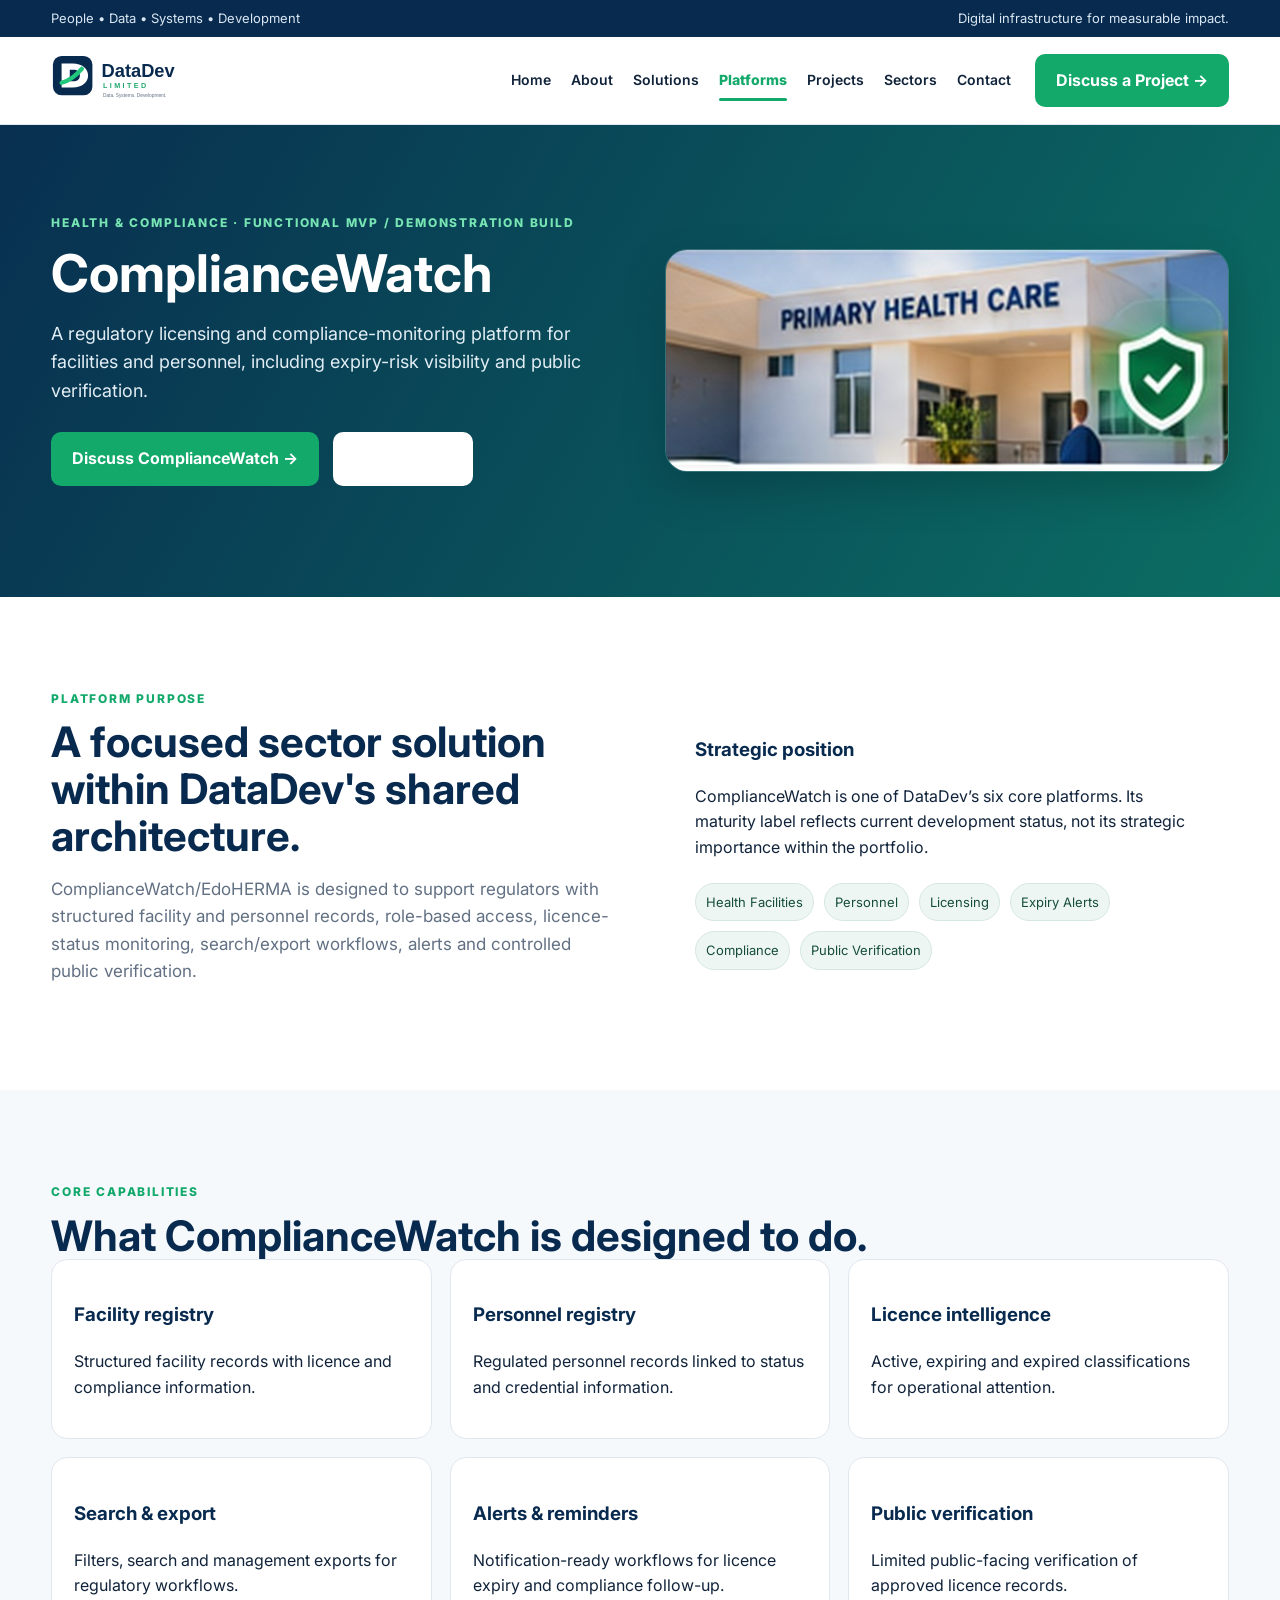
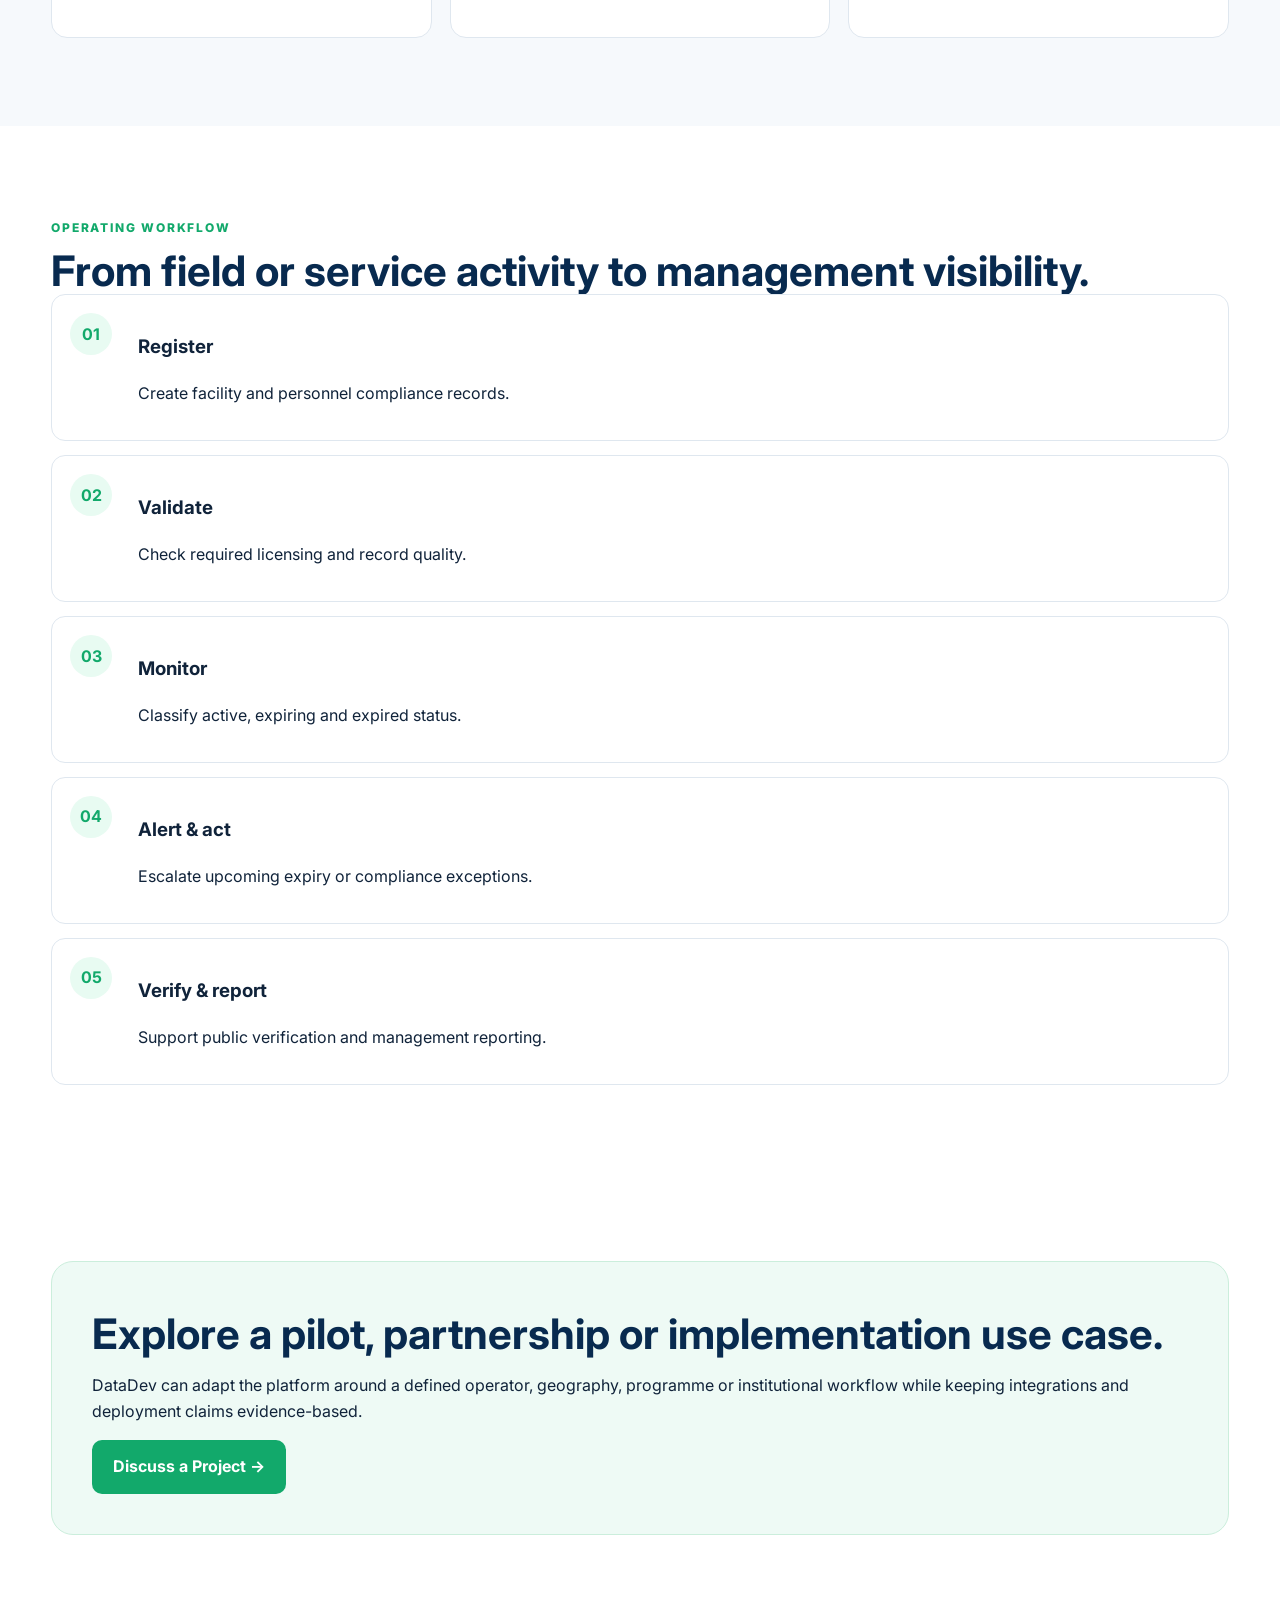
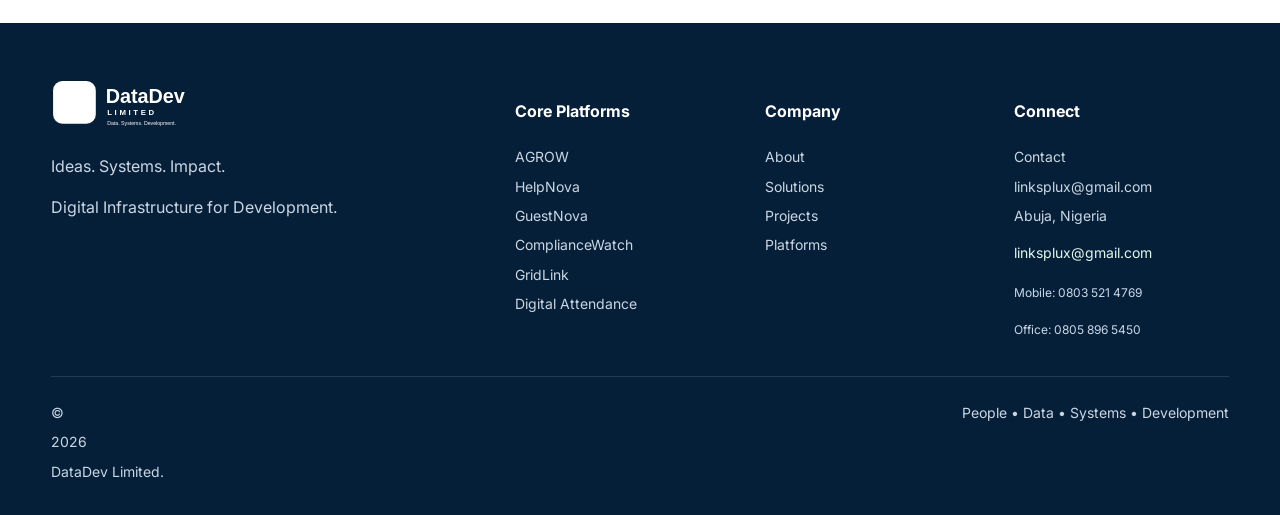
<file: compliancewatch.html>
<!DOCTYPE html>

<html lang="en"><head><meta charset="utf-8"/><meta content="width=device-width,initial-scale=1" name="viewport"/><meta content="#0b315c" name="theme-color"/><meta content="ComplianceWatch/EdoHERMA is designed to support regulators with structured facility and personnel records, role-based access, licence-status monitoring, se" name="description"/><meta content="website" property="og:type"/><meta content="DataDev Limited" property="og:site_name"/><meta content="ComplianceWatch — DataDev Limited" property="og:title"/><meta content="A regulatory licensing and compliance-monitoring platform for facilities and personnel, including expiry-risk visibility and public verification." property="og:description"/><meta content="summary_large_image" name="twitter:card"/><title>ComplianceWatch — DataDev Limited</title><link href="assets/favicon.svg" rel="icon"/><link href="https://fonts.googleapis.com/css2?family=Inter:wght@400;500;600;700;800&amp;display=swap" rel="stylesheet"/><link href="styles.css" rel="stylesheet"/><link href="site.webmanifest" rel="manifest"/><link href="https://datadev.ng/compliancewatch.html" rel="canonical"/><meta content="https://datadev.ng/compliancewatch.html" property="og:url"/><meta content="https://datadev.ng/assets/project-previews/hero-universal.jpg" property="og:image"/><meta content="strict-origin-when-cross-origin" name="referrer"/><link crossorigin="anonymous" href="https://fonts.gstatic.com" rel="preconnect"/></head><body><a class="skip-link" href="#main-content">Skip to main content</a><header class="site-header"><div class="topbar"><div class="container"><span>People • Data • Systems • Development</span><span>Digital infrastructure for measurable impact.</span></div></div><div class="container nav"><a class="brand" href="index.html"><img alt="DataDev Limited" decoding="async" loading="lazy" src="assets/datadev-logo.svg"/></a><button aria-controls="primary-navigation" aria-expanded="false" aria-label="Toggle navigation" class="menu" type="button">☰</button><nav aria-label="Primary navigation" class="navlinks" id="primary-navigation"><a href="index.html">Home</a><a href="about.html">About</a><a href="solutions.html">Solutions</a><a class="active" href="platforms.html">Platforms</a><a href="projects.html">Projects</a><a href="index.html#sectors">Sectors</a><a href="contact.html">Contact</a></nav><a class="btn btn-primary" href="contact.html">Discuss a Project →</a></div></header><main id="main-content"><section class="page-hero platform-detail-hero"><div class="container two"><div><span class="eyebrow">HEALTH &amp; COMPLIANCE · FUNCTIONAL MVP / DEMONSTRATION BUILD</span><h1>ComplianceWatch</h1><p>A regulatory licensing and compliance-monitoring platform for facilities and personnel, including expiry-risk visibility and public verification.</p><div class="actions"><a class="btn btn-primary" href="contact.html">Discuss ComplianceWatch →</a><a class="btn btn-outline hero-outline" href="platforms.html">All Platforms</a></div></div><div><img alt="ComplianceWatch visual preview" class="detail-hero-image" decoding="async" fetchpriority="high" src="assets/project-previews/compliancewatch-prototype.jpg"/></div></div></section><section class="section"><div class="container two"><div><span class="kicker">PLATFORM PURPOSE</span><h2>A focused sector solution within DataDev's shared architecture.</h2><p class="lead">ComplianceWatch/EdoHERMA is designed to support regulators with structured facility and personnel records, role-based access, licence-status monitoring, search/export workflows, alerts and controlled public verification.</p></div><div class="panel"><h3>Strategic position</h3><p>ComplianceWatch is one of DataDev’s six core platforms. Its maturity label reflects current development status, not its strategic importance within the portfolio.</p><div class="tags light-tags"><span>Health Facilities</span><span>Personnel</span><span>Licensing</span><span>Expiry Alerts</span><span>Compliance</span><span>Public Verification</span></div></div></div></section><section class="section tint"><div class="container"><span class="kicker">CORE CAPABILITIES</span><h2>What ComplianceWatch is designed to do.</h2><div class="feature-list"><article class="feature"><h3>Facility registry</h3><p>Structured facility records with licence and compliance information.</p></article><article class="feature"><h3>Personnel registry</h3><p>Regulated personnel records linked to status and credential information.</p></article><article class="feature"><h3>Licence intelligence</h3><p>Active, expiring and expired classifications for operational attention.</p></article><article class="feature"><h3>Search &amp; export</h3><p>Filters, search and management exports for regulatory workflows.</p></article><article class="feature"><h3>Alerts &amp; reminders</h3><p>Notification-ready workflows for licence expiry and compliance follow-up.</p></article><article class="feature"><h3>Public verification</h3><p>Limited public-facing verification of approved licence records.</p></article></div></div></section><section class="section"><div class="container"><span class="kicker">OPERATING WORKFLOW</span><h2>From field or service activity to management visibility.</h2><div class="timeline"><div class="step"><b>01</b><div><h3>Register</h3><p>Create facility and personnel compliance records.</p></div></div><div class="step"><b>02</b><div><h3>Validate</h3><p>Check required licensing and record quality.</p></div></div><div class="step"><b>03</b><div><h3>Monitor</h3><p>Classify active, expiring and expired status.</p></div></div><div class="step"><b>04</b><div><h3>Alert &amp; act</h3><p>Escalate upcoming expiry or compliance exceptions.</p></div></div><div class="step"><b>05</b><div><h3>Verify &amp; report</h3><p>Support public verification and management reporting.</p></div></div></div></div></section><section class="section"><div class="container cta"><h2>Explore a pilot, partnership or implementation use case.</h2><p>DataDev can adapt the platform around a defined operator, geography, programme or institutional workflow while keeping integrations and deployment claims evidence-based.</p><a class="btn btn-primary" href="contact.html">Discuss a Project →</a></div></section></main><footer class="footer"><div class="container footergrid"><div><img alt="DataDev Limited" decoding="async" loading="lazy" src="assets/datadev-logo.svg"/><p>Ideas. Systems. Impact.</p><p>Digital Infrastructure for Development.</p></div><div><h4>Core Platforms</h4><a href="agrow.html">AGROW</a><a href="helpnova.html">HelpNova</a><a href="guestnova.html">GuestNova</a><a href="compliancewatch.html">ComplianceWatch</a><a href="gridlink.html">GridLink</a><a href="digitalattendance.html">Digital Attendance</a></div><div><h4>Company</h4><a href="about.html">About</a><a href="solutions.html">Solutions</a><a href="projects.html">Projects</a><a href="platforms.html">Platforms</a></div><div><h4>Connect</h4><a href="contact.html">Contact</a><a href="mailto:linksplux@gmail.com">linksplux@gmail.com</a><span>Abuja, Nigeria</span></div></div><div class="container bottom"><span>© <span data-year=""></span> DataDev Limited.</span><span>People • Data • Systems • Development</span></div></footer><script src="site-config.js"></script><script src="script.js"></script></body></html>
</file>
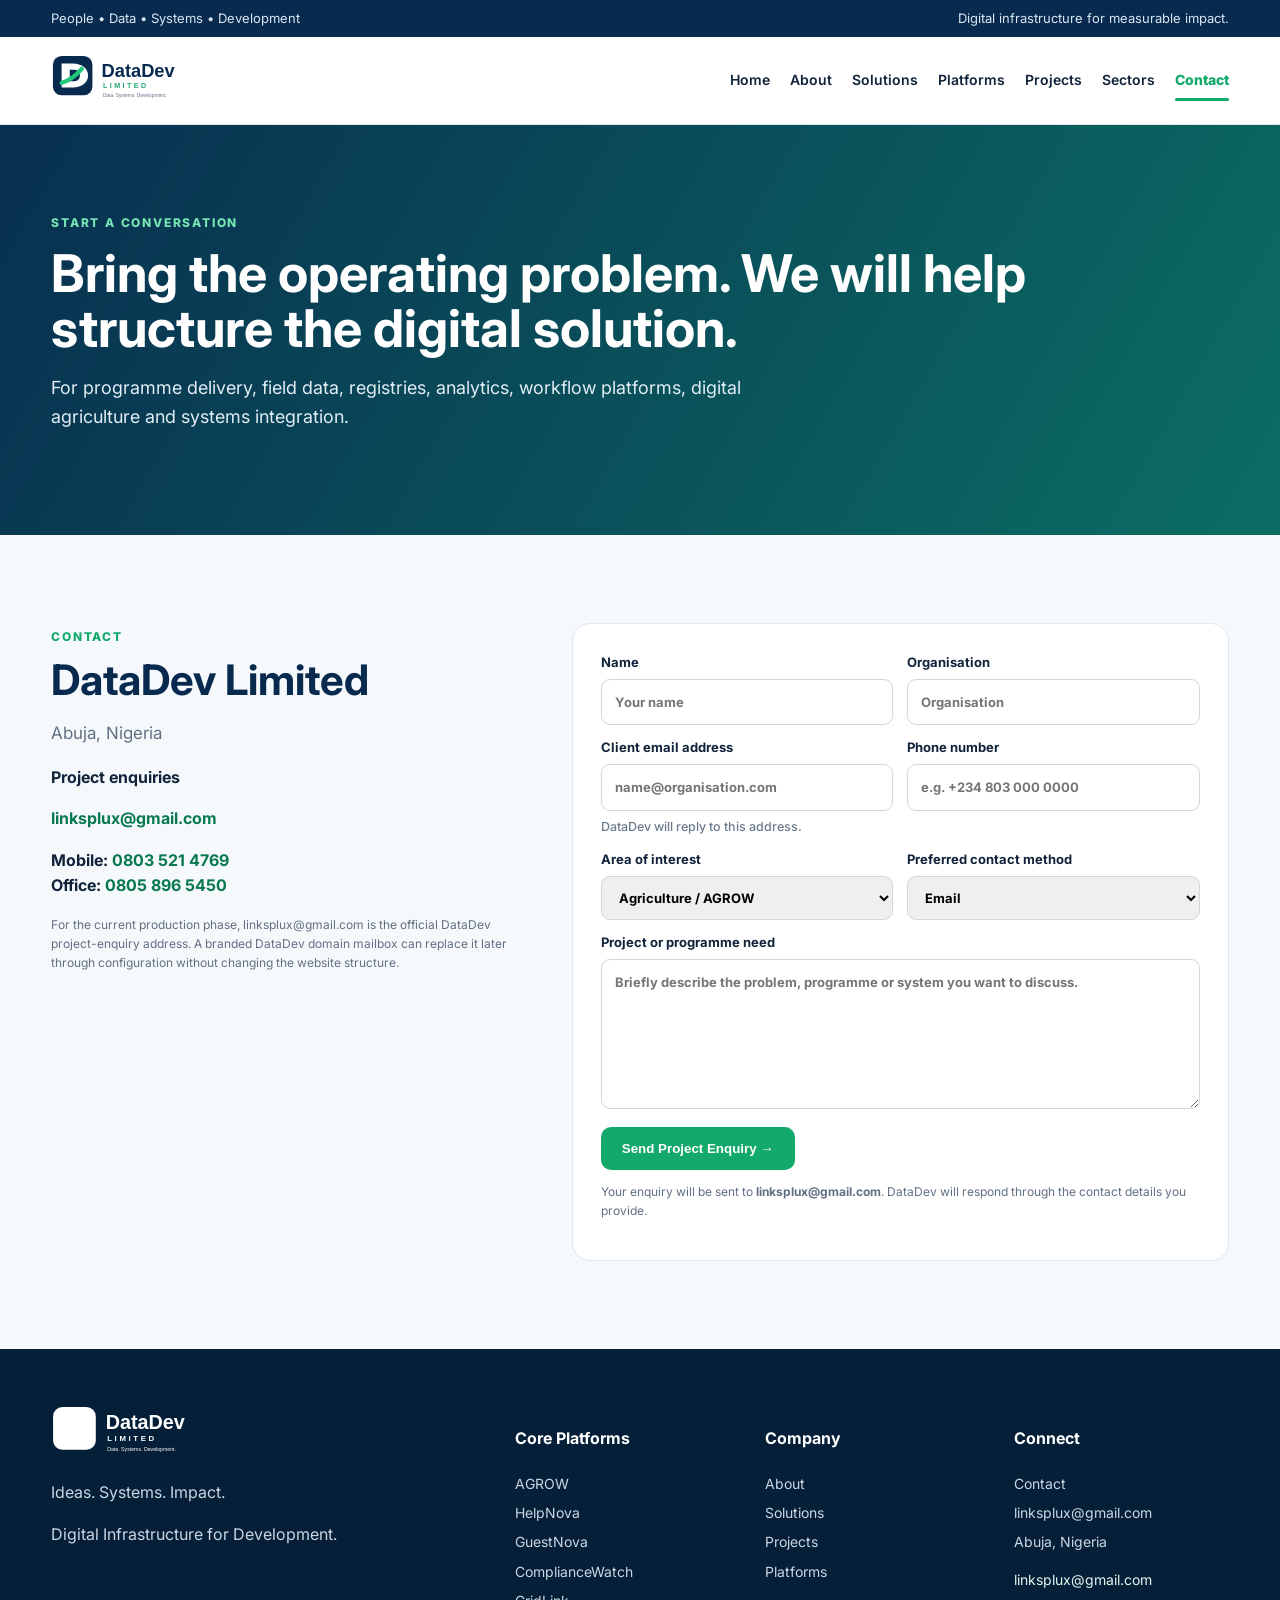
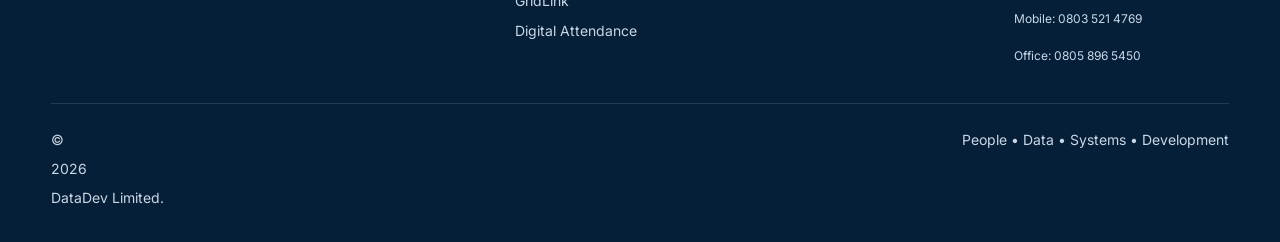
<file: contact.html>
<!DOCTYPE html>

<html lang="en"><head><meta charset="utf-8"/><meta content="width=device-width,initial-scale=1" name="viewport"/>
<meta content="#0b315c" name="theme-color"/><meta content="Contact DataDev Limited to discuss a digital programme, data system, platform or field implementation challenge." name="description"/><meta content="website" property="og:type"/><meta content="DataDev Limited" property="og:site_name"/><meta content="Contact DataDev Limited" property="og:title"/><meta content="Discuss a programme, platform, data system or field implementation challenge with DataDev Limited." property="og:description"/><meta content="summary_large_image" name="twitter:card"/><title>Contact — DataDev Limited</title><link href="assets/favicon.svg" rel="icon"/><link href="https://fonts.googleapis.com/css2?family=Inter:wght@400;500;600;700;800&amp;display=swap" rel="stylesheet"/><link href="styles.css" rel="stylesheet"/><link href="site.webmanifest" rel="manifest"/><link href="https://datadev.ng/contact.html" rel="canonical"/><meta content="https://datadev.ng/contact.html" property="og:url"/><meta content="https://datadev.ng/assets/project-previews/hero-universal.jpg" property="og:image"/><meta content="strict-origin-when-cross-origin" name="referrer"/><link crossorigin="anonymous" href="https://fonts.gstatic.com" rel="preconnect"/></head><body><a class="skip-link" href="#main-content">Skip to main content</a><header class="site-header"><div class="topbar"><div class="container"><span>People • Data • Systems • Development</span><span>Digital infrastructure for measurable impact.</span></div></div><div class="container nav"><a class="brand" href="index.html"><img alt="DataDev Limited" decoding="async" loading="lazy" src="assets/datadev-logo.svg"/></a><button aria-controls="primary-navigation" aria-expanded="false" aria-label="Toggle navigation" class="menu" type="button">☰</button><nav aria-label="Primary navigation" class="navlinks" id="primary-navigation"><a href="index.html">Home</a><a href="about.html">About</a><a href="solutions.html">Solutions</a><a href="platforms.html">Platforms</a><a href="projects.html">Projects</a><a href="index.html#sectors">Sectors</a><a class="active" href="contact.html">Contact</a></nav></div></header><main id="main-content"><section class="page-hero"><div class="container"><span class="eyebrow">START A CONVERSATION</span><h1>Bring the operating problem. We will help structure the digital solution.</h1><p>For programme delivery, field data, registries, analytics, workflow platforms, digital agriculture and systems integration.</p></div></section><section class="section tint"><div class="container contactbox"><div><span class="kicker">CONTACT</span><h2>DataDev Limited</h2><p class="lead" data-config-location="">Abuja, Nigeria</p><div class="contact-detail-card"><b>Project enquiries</b><p id="contactEmailDisplay">linksplux@gmail.com</p><p id="contactPhoneDisplay"></p></div><p class="note">For the current production phase, linksplux@gmail.com is the official DataDev project-enquiry address. A branded DataDev domain mailbox can replace it later through configuration without changing the website structure.</p></div><form action="https://formsubmit.co/linksplux@gmail.com" class="contact-form" id="contactForm" method="POST">
<input name="_subject" type="hidden" value="New DataDev Project Enquiry"/>
<input name="_template" type="hidden" value="table"/>
<input name="_next" type="hidden" value="https://datadev.ng/thanks.html"/>
<input name="_url" type="hidden" value="https://datadev.ng/contact.html"/>
<input name="_autoresponse" type="hidden" value="Thank you for contacting DataDev Limited. We have received your project enquiry and will respond through the email address you provided."/>
<input autocomplete="off" name="_honey" style="display:none" tabindex="-1" type="text"/>
<div class="row"><label>Name<input id="contactName" name="Name" placeholder="Your name" required=""/></label><label>Organisation<input id="contactOrganisation" name="Organisation" placeholder="Organisation"/></label></div>
<div class="row"><label>Client email address<input id="contactEmail" name="email" placeholder="name@organisation.com" required="" type="email"/><small class="field-help">DataDev will reply to this address.</small></label><label>Phone number<input id="contactPhone" name="Phone" placeholder="e.g. +234 803 000 0000" type="tel"/></label></div>
<div class="row"><label>Area of interest<select id="contactArea" name="Area of interest"><option value="Agriculture / AGROW">Agriculture / AGROW</option><option value="Human Services / HelpNova">Human Services / HelpNova</option><option value="Hospitality / GuestNova">Hospitality / GuestNova</option><option value="Health &amp; Compliance / ComplianceWatch">Health &amp; Compliance / ComplianceWatch</option><option value="Energy &amp; Infrastructure / GridLink">Energy &amp; Infrastructure / GridLink</option><option value="Education / Digital Attendance">Education / Digital Attendance</option><option value="Client Digital Transformation">Client Digital Transformation</option><option value="Retail / E-commerce Automation">Retail / E-commerce Automation</option><option value="Salon / Barber Automation">Salon / Barber Automation</option><option value="Content Creator / SME Enablement">Content Creator / SME Enablement</option><option value="Data / Analytics / M&amp;E">Data / Analytics / M&amp;E</option><option value="Systems Integration">Systems Integration</option><option value="Other">Other</option></select></label><label>Preferred contact method<select name="Preferred contact method"><option>Email</option><option>Phone call</option><option>WhatsApp</option></select></label></div>
<label>Project or programme need<textarea id="contactNeed" name="Project or programme need" placeholder="Briefly describe the problem, programme or system you want to discuss." required="" rows="6"></textarea></label>
<button class="btn btn-primary" type="submit">Send Project Enquiry →</button>
<p class="note" id="formStatus">Your enquiry will be sent to <b>linksplux@gmail.com</b>. DataDev will respond through the contact details you provide.</p>
</form></div></section></main><footer class="footer"><div class="container footergrid"><div><img alt="DataDev Limited" decoding="async" loading="lazy" src="assets/datadev-logo.svg"/><p>Ideas. Systems. Impact.</p><p>Digital Infrastructure for Development.</p></div><div><h4>Core Platforms</h4><a href="agrow.html">AGROW</a><a href="helpnova.html">HelpNova</a><a href="guestnova.html">GuestNova</a><a href="compliancewatch.html">ComplianceWatch</a><a href="gridlink.html">GridLink</a><a href="digitalattendance.html">Digital Attendance</a></div><div><h4>Company</h4><a href="about.html">About</a><a href="solutions.html">Solutions</a><a href="projects.html">Projects</a><a href="platforms.html">Platforms</a></div><div><h4>Connect</h4><a href="contact.html">Contact</a><a href="mailto:linksplux@gmail.com">linksplux@gmail.com</a><span>Abuja, Nigeria</span></div></div><div class="container bottom"><span>© <span data-year=""></span> DataDev Limited.</span><span>People • Data • Systems • Development</span></div></footer><script src="site-config.js"></script><script src="script.js"></script></body></html>
</file>
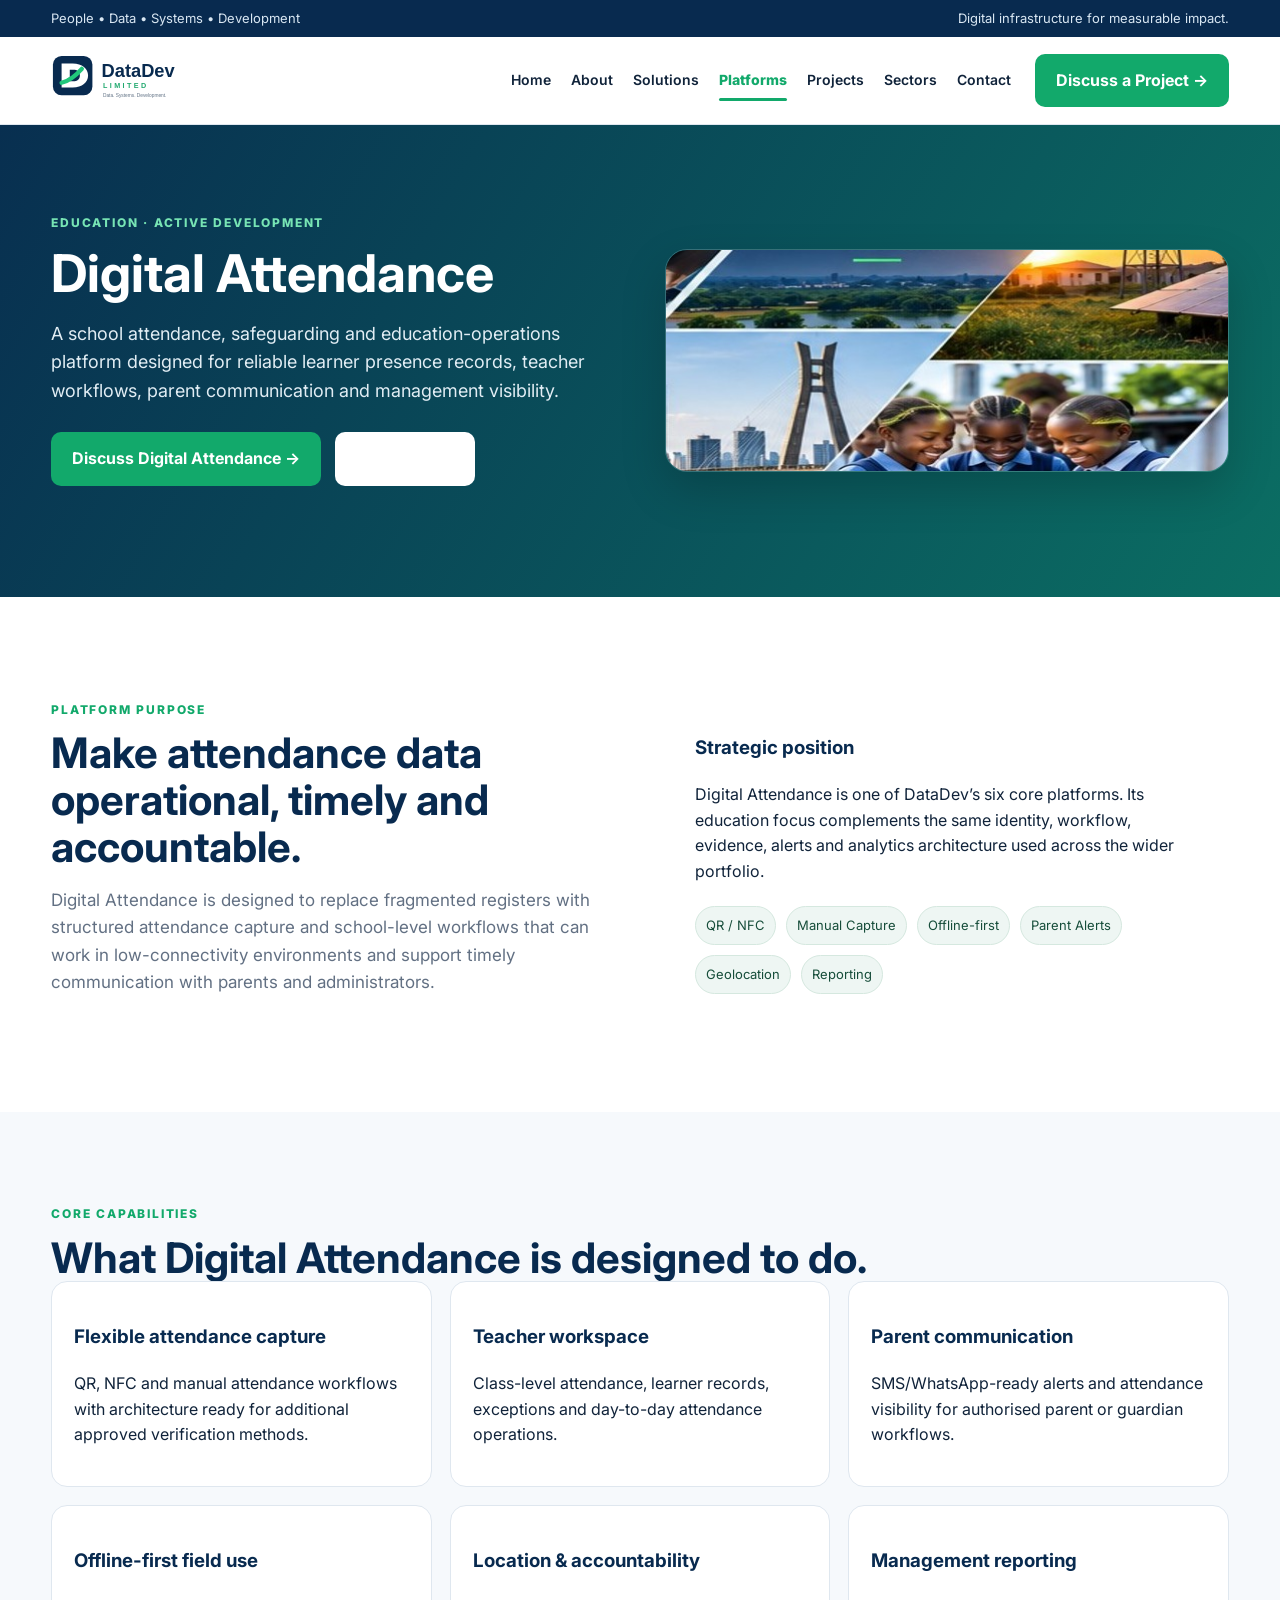
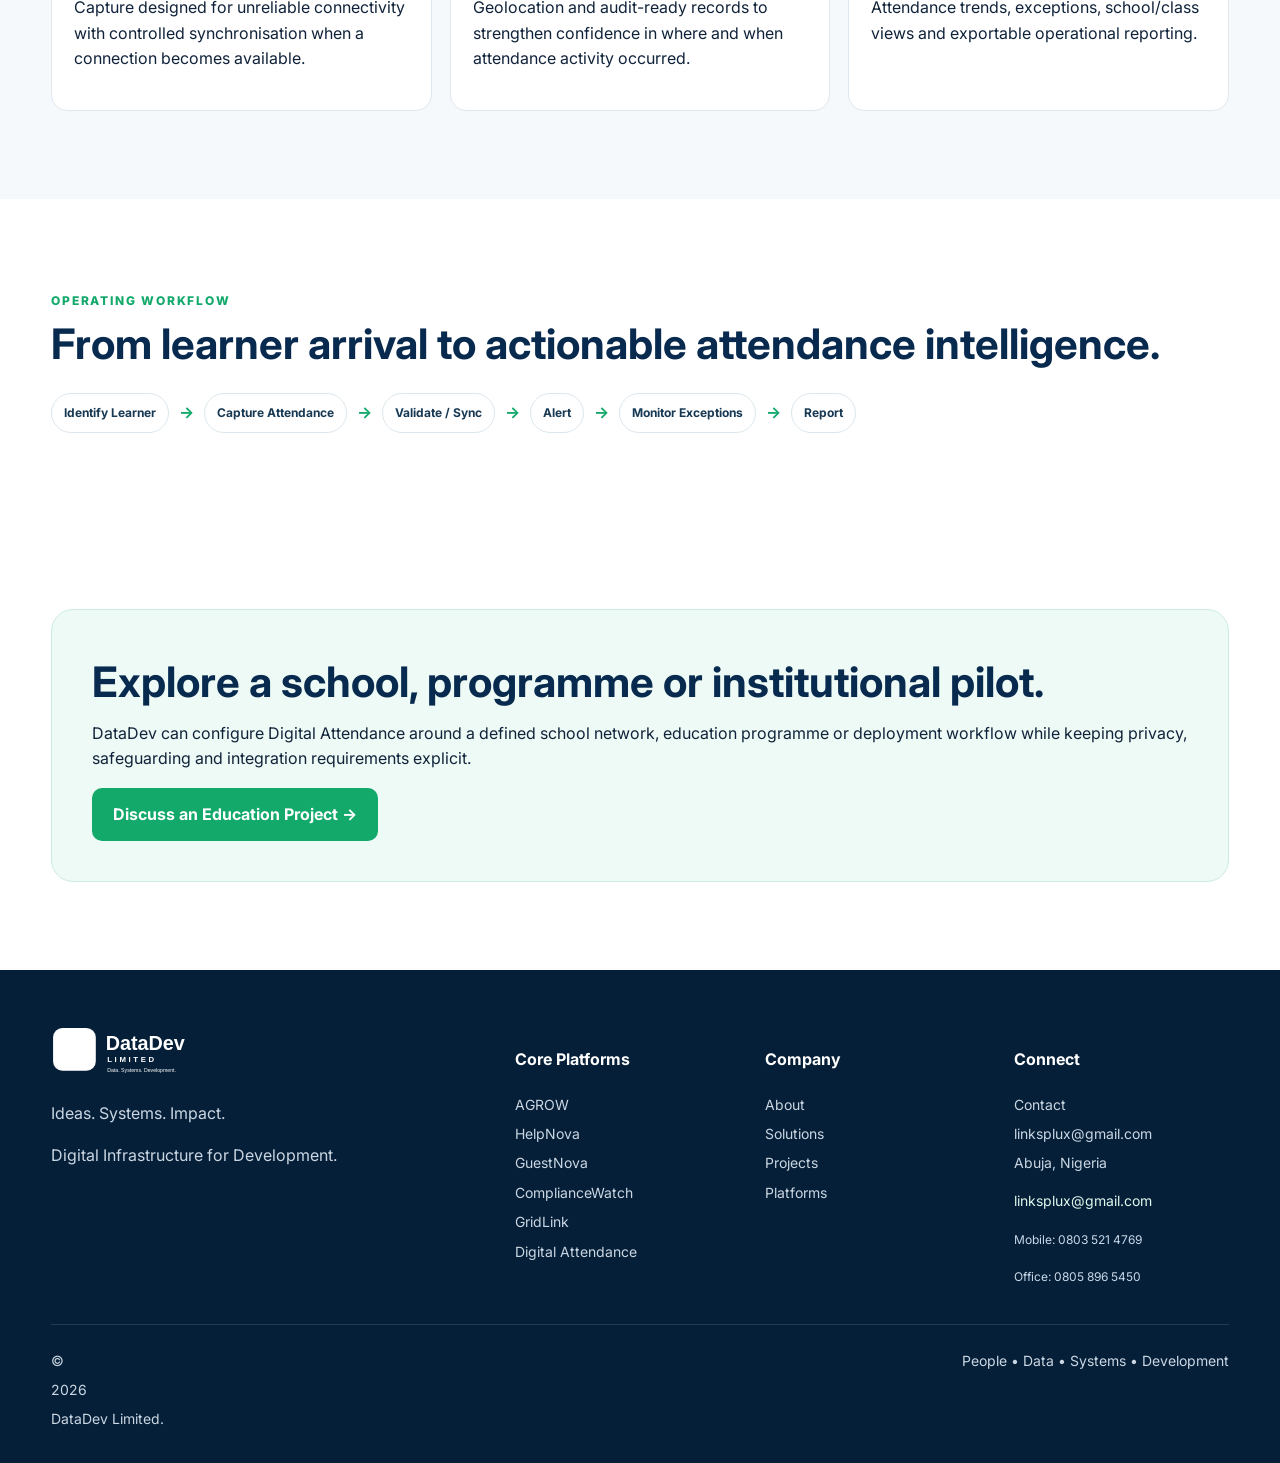
<file: digitalattendance.html>
<!DOCTYPE html>
<html lang="en"><head><meta charset="utf-8"/><meta content="width=device-width,initial-scale=1" name="viewport"/><meta content="#0b315c" name="theme-color"/><meta content="Digital Attendance by DataDev Limited: school attendance, safeguarding and education operations with offline-first capture, alerts and reporting." name="description"/><meta content="website" property="og:type"/><meta content="DataDev Limited" property="og:site_name"/><meta content="Digital Attendance — DataDev Limited" property="og:title"/><meta content="Attendance, safeguarding and education operations." property="og:description"/><meta content="summary_large_image" name="twitter:card"/><title>Digital Attendance — DataDev Limited</title><link href="assets/favicon.svg" rel="icon"/><link href="https://fonts.googleapis.com/css2?family=Inter:wght@400;500;600;700;800&amp;display=swap" rel="stylesheet"/><link href="styles.css" rel="stylesheet"/><link href="site.webmanifest" rel="manifest"/><link href="https://datadev.ng/digitalattendance.html" rel="canonical"/><meta content="https://datadev.ng/digitalattendance.html" property="og:url"/><meta content="https://datadev.ng/assets/project-previews/hero-universal.jpg" property="og:image"/><meta content="strict-origin-when-cross-origin" name="referrer"/><link crossorigin="anonymous" href="https://fonts.gstatic.com" rel="preconnect"/></head><body><a class="skip-link" href="#main-content">Skip to main content</a><header class="site-header"><div class="topbar"><div class="container"><span>People • Data • Systems • Development</span><span>Digital infrastructure for measurable impact.</span></div></div><div class="container nav"><a class="brand" href="index.html"><img alt="DataDev Limited" decoding="async" loading="lazy" src="assets/datadev-logo.svg"/></a><button aria-controls="primary-navigation" aria-expanded="false" aria-label="Toggle navigation" class="menu" type="button">☰</button><nav aria-label="Primary navigation" class="navlinks" id="primary-navigation"><a href="index.html">Home</a><a href="about.html">About</a><a href="solutions.html">Solutions</a><a class="active" href="platforms.html">Platforms</a><a href="projects.html">Projects</a><a href="index.html#sectors">Sectors</a><a href="contact.html">Contact</a></nav><a class="btn btn-primary" href="contact.html">Discuss a Project →</a></div></header><main id="main-content"><section class="page-hero platform-detail-hero"><div class="container two"><div><span class="eyebrow">EDUCATION · ACTIVE DEVELOPMENT</span><h1>Digital Attendance</h1><p>A school attendance, safeguarding and education-operations platform designed for reliable learner presence records, teacher workflows, parent communication and management visibility.</p><div class="actions"><a class="btn btn-primary" href="contact.html">Discuss Digital Attendance →</a><a class="btn btn-outline hero-outline" href="platforms.html">All Platforms</a></div></div><div><img alt="Digital Attendance education visual" class="detail-hero-image" decoding="async" fetchpriority="high" src="assets/project-previews/digital-attendance-prototype.jpg"/></div></div></section><section class="section"><div class="container two"><div><span class="kicker">PLATFORM PURPOSE</span><h2>Make attendance data operational, timely and accountable.</h2><p class="lead">Digital Attendance is designed to replace fragmented registers with structured attendance capture and school-level workflows that can work in low-connectivity environments and support timely communication with parents and administrators.</p></div><div class="panel"><h3>Strategic position</h3><p>Digital Attendance is one of DataDev’s six core platforms. Its education focus complements the same identity, workflow, evidence, alerts and analytics architecture used across the wider portfolio.</p><div class="tags light-tags"><span>QR / NFC</span><span>Manual Capture</span><span>Offline-first</span><span>Parent Alerts</span><span>Geolocation</span><span>Reporting</span></div></div></div></section><section class="section tint"><div class="container"><span class="kicker">CORE CAPABILITIES</span><h2>What Digital Attendance is designed to do.</h2><div class="feature-list"><article class="feature"><h3>Flexible attendance capture</h3><p>QR, NFC and manual attendance workflows with architecture ready for additional approved verification methods.</p></article><article class="feature"><h3>Teacher workspace</h3><p>Class-level attendance, learner records, exceptions and day-to-day attendance operations.</p></article><article class="feature"><h3>Parent communication</h3><p>SMS/WhatsApp-ready alerts and attendance visibility for authorised parent or guardian workflows.</p></article><article class="feature"><h3>Offline-first field use</h3><p>Capture designed for unreliable connectivity with controlled synchronisation when a connection becomes available.</p></article><article class="feature"><h3>Location &amp; accountability</h3><p>Geolocation and audit-ready records to strengthen confidence in where and when attendance activity occurred.</p></article><article class="feature"><h3>Management reporting</h3><p>Attendance trends, exceptions, school/class views and exportable operational reporting.</p></article></div></div></section><section class="section"><div class="container"><span class="kicker">OPERATING WORKFLOW</span><h2>From learner arrival to actionable attendance intelligence.</h2><div class="architecture-flow"><span>Identify Learner</span><b>→</b><span>Capture Attendance</span><b>→</b><span>Validate / Sync</span><b>→</b><span>Alert</span><b>→</b><span>Monitor Exceptions</span><b>→</b><span>Report</span></div></div></section><section class="section"><div class="container cta"><h2>Explore a school, programme or institutional pilot.</h2><p>DataDev can configure Digital Attendance around a defined school network, education programme or deployment workflow while keeping privacy, safeguarding and integration requirements explicit.</p><a class="btn btn-primary" href="contact.html">Discuss an Education Project →</a></div></section></main><footer class="footer"><div class="container footergrid"><div><img alt="DataDev Limited" decoding="async" loading="lazy" src="assets/datadev-logo.svg"/><p>Ideas. Systems. Impact.</p><p>Digital Infrastructure for Development.</p></div><div><h4>Core Platforms</h4><a href="agrow.html">AGROW</a><a href="helpnova.html">HelpNova</a><a href="guestnova.html">GuestNova</a><a href="compliancewatch.html">ComplianceWatch</a><a href="gridlink.html">GridLink</a><a href="digitalattendance.html">Digital Attendance</a></div><div><h4>Company</h4><a href="about.html">About</a><a href="solutions.html">Solutions</a><a href="projects.html">Projects</a><a href="platforms.html">Platforms</a></div><div><h4>Connect</h4><a href="contact.html">Contact</a><a href="mailto:linksplux@gmail.com">linksplux@gmail.com</a><span>Abuja, Nigeria</span></div></div><div class="container bottom"><span>© <span data-year=""></span> DataDev Limited.</span><span>People • Data • Systems • Development</span></div></footer><script src="site-config.js"></script><script src="script.js"></script></body></html>
</file>
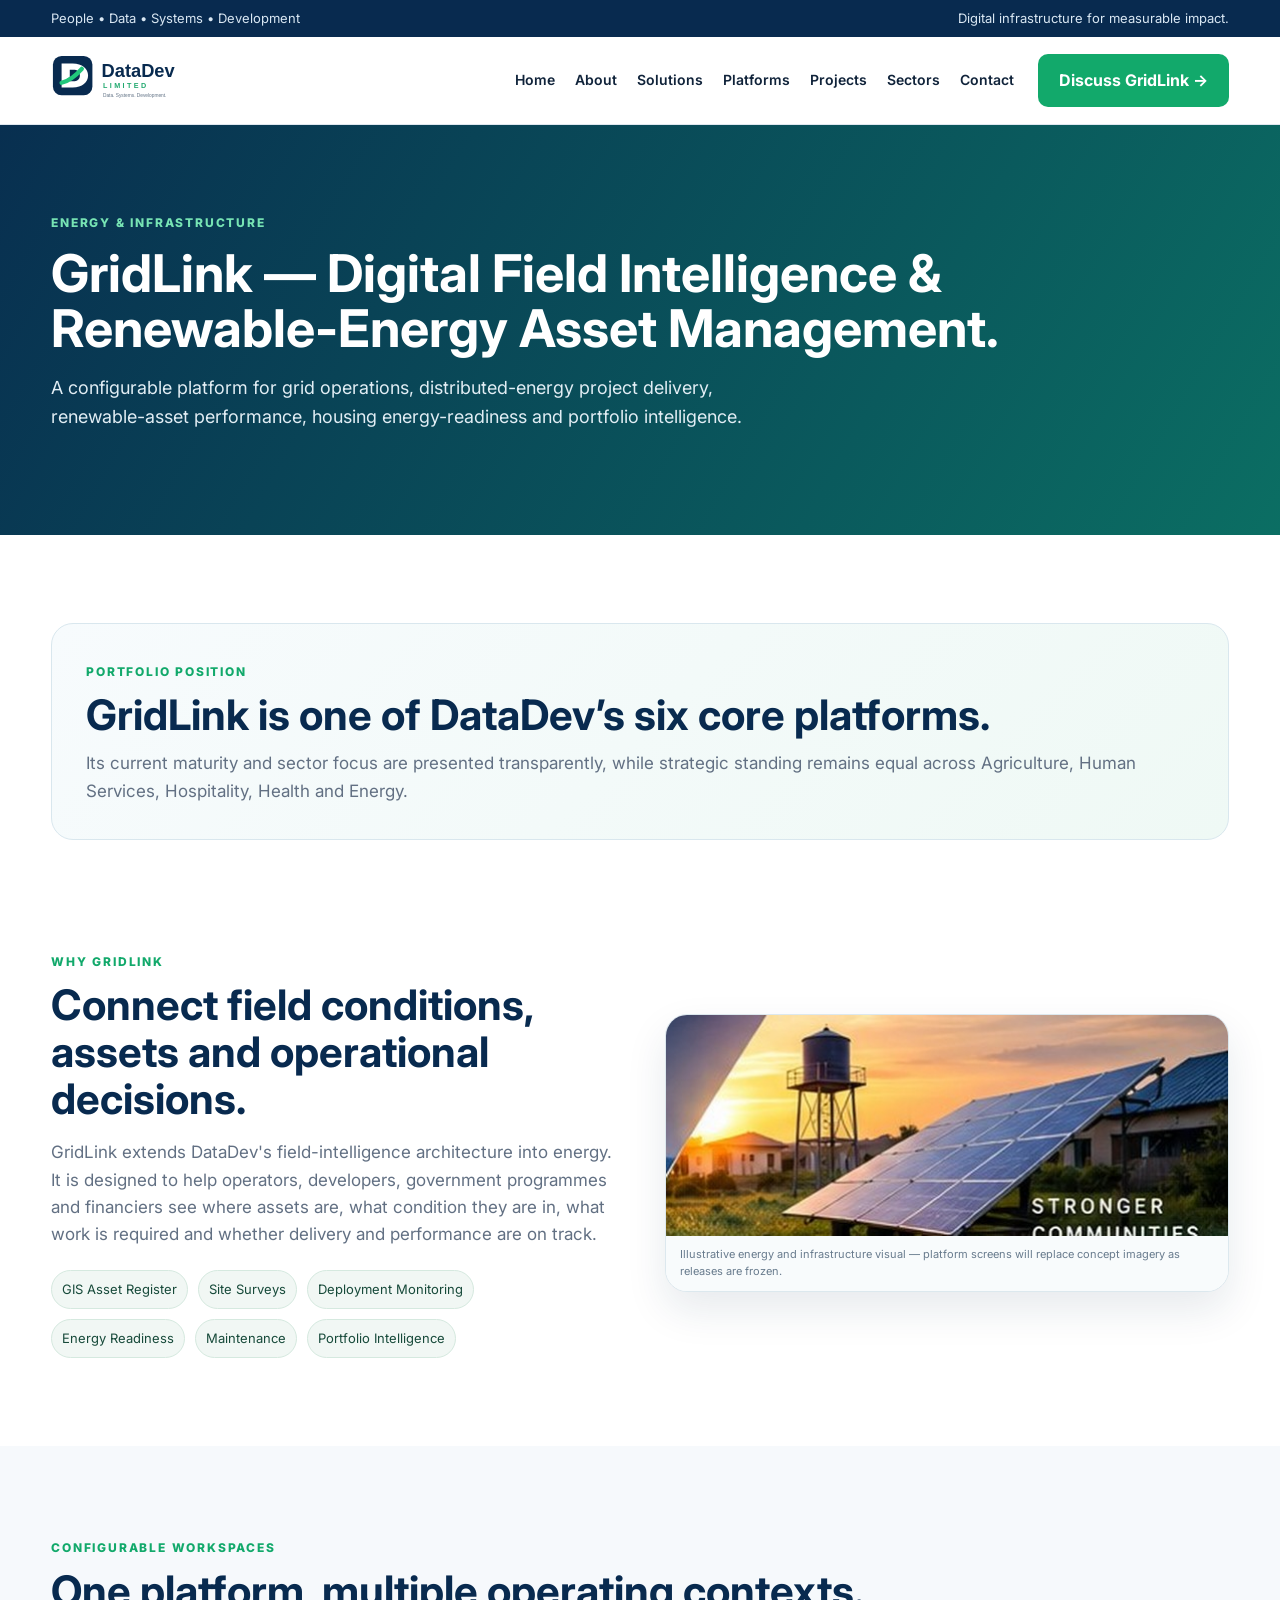
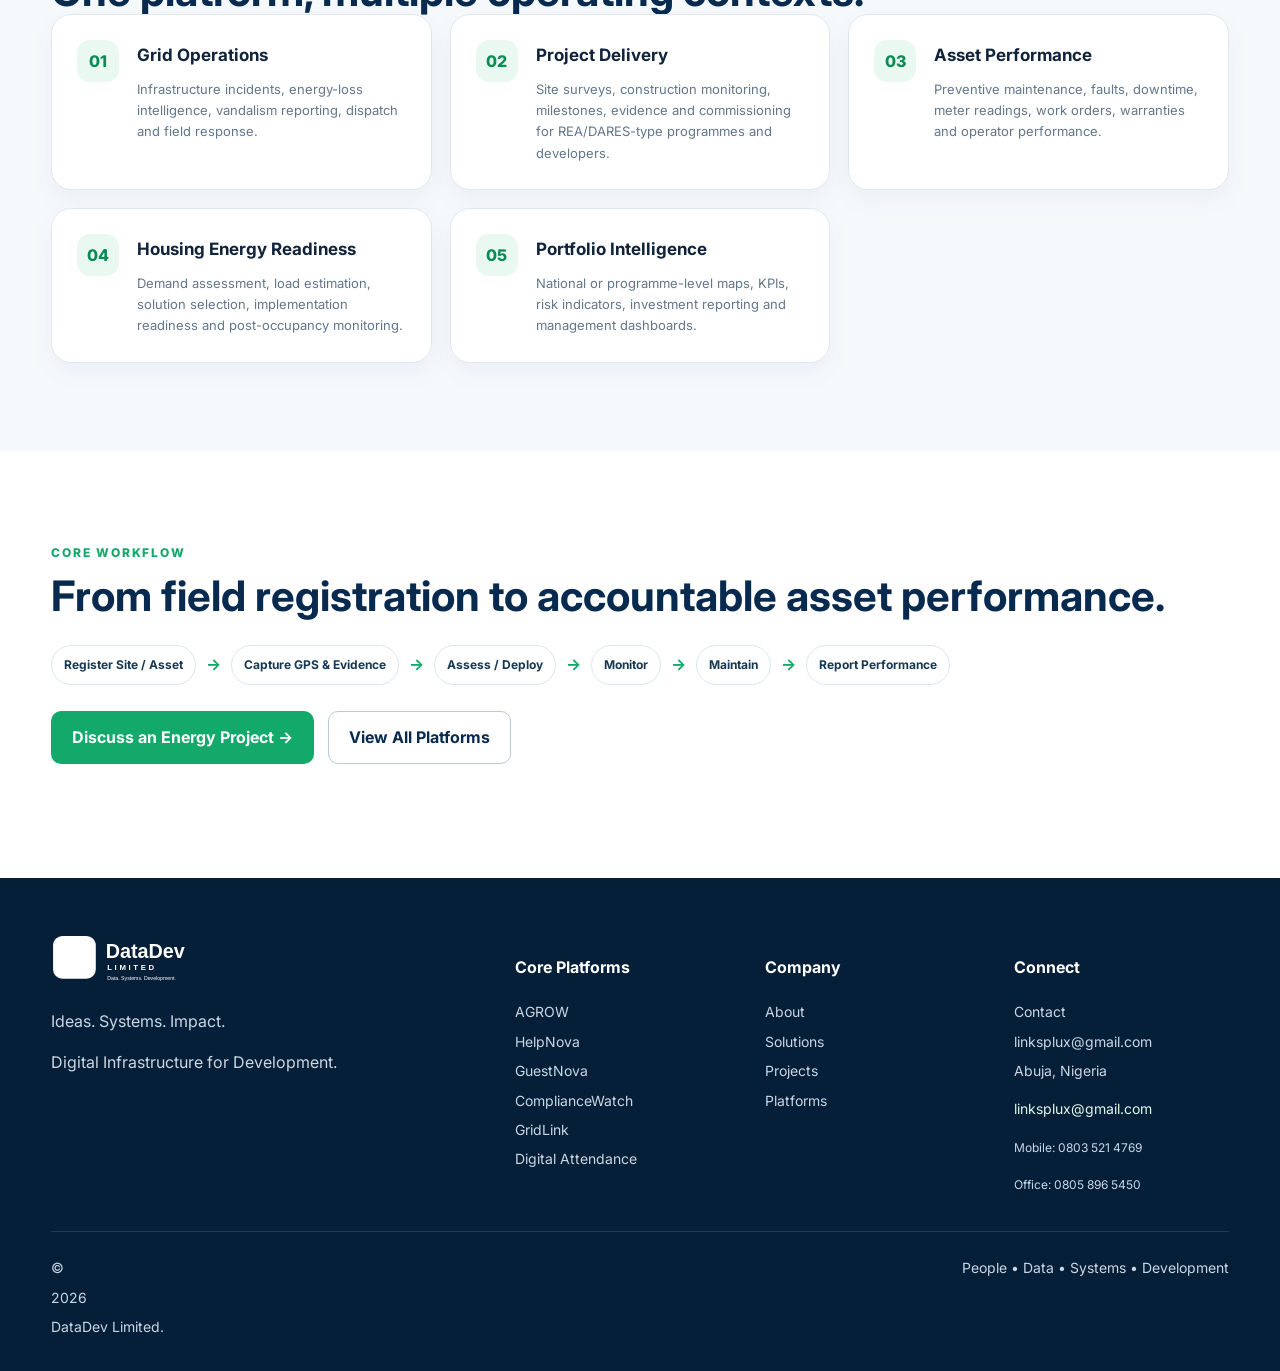
<file: gridlink.html>
<!DOCTYPE html>

<html lang="en"><head><meta charset="utf-8"/><meta content="width=device-width,initial-scale=1" name="viewport"/><meta content="#0b315c" name="theme-color"/><meta content="GridLink by DataDev Limited: digital field intelligence and renewable-energy asset management for grid operations, project delivery and energy readiness." name="description"/><meta content="website" property="og:type"/><meta content="DataDev Limited" property="og:site_name"/><meta content="GridLink — DataDev Limited" property="og:title"/><meta content="Digital field intelligence and renewable-energy asset management." property="og:description"/><meta content="summary_large_image" name="twitter:card"/><title>GridLink — DataDev Limited</title><link href="assets/favicon.svg" rel="icon"/><link href="https://fonts.googleapis.com/css2?family=Inter:wght@400;500;600;700;800&amp;display=swap" rel="stylesheet"/><link href="styles.css" rel="stylesheet"/><link href="site.webmanifest" rel="manifest"/><link href="https://datadev.ng/gridlink.html" rel="canonical"/><meta content="https://datadev.ng/gridlink.html" property="og:url"/><meta content="https://datadev.ng/assets/project-previews/hero-universal.jpg" property="og:image"/><meta content="strict-origin-when-cross-origin" name="referrer"/><link crossorigin="anonymous" href="https://fonts.gstatic.com" rel="preconnect"/></head><body><a class="skip-link" href="#main-content">Skip to main content</a><header class="site-header"><div class="topbar"><div class="container"><span>People • Data • Systems • Development</span><span>Digital infrastructure for measurable impact.</span></div></div><div class="container nav"><a class="brand" href="index.html"><img alt="DataDev Limited" decoding="async" loading="lazy" src="assets/datadev-logo.svg"/></a><button aria-controls="primary-navigation" aria-expanded="false" aria-label="Toggle navigation" class="menu" type="button">☰</button><nav aria-label="Primary navigation" class="navlinks" id="primary-navigation"><a href="index.html">Home</a><a href="about.html">About</a><a href="solutions.html">Solutions</a><a href="platforms.html">Platforms</a><a href="projects.html">Projects</a><a href="index.html#sectors">Sectors</a><a href="contact.html">Contact</a></nav><a class="btn btn-primary" href="contact.html">Discuss GridLink →</a></div></header><main id="main-content"><section class="page-hero"><div class="container"><span class="eyebrow">ENERGY &amp; INFRASTRUCTURE</span><h1>GridLink — Digital Field Intelligence &amp; Renewable-Energy Asset Management.</h1><p>A configurable platform for grid operations, distributed-energy project delivery, renewable-asset performance, housing energy-readiness and portfolio intelligence.</p></div></section><section class="section equal-standing-note"><div class="container portfolio-principle-box"><span class="kicker">PORTFOLIO POSITION</span><h2>GridLink is one of DataDev’s six core platforms.</h2><p class="lead">Its current maturity and sector focus are presented transparently, while strategic standing remains equal across Agriculture, Human Services, Hospitality, Health and Energy.</p></div></section><section class="section"><div class="container two"><div><span class="kicker">WHY GRIDLINK</span><h2>Connect field conditions, assets and operational decisions.</h2><p class="lead">GridLink extends DataDev's field-intelligence architecture into energy. It is designed to help operators, developers, government programmes and financiers see where assets are, what condition they are in, what work is required and whether delivery and performance are on track.</p><div class="tags dark-tags"><span>GIS Asset Register</span><span>Site Surveys</span><span>Deployment Monitoring</span><span>Energy Readiness</span><span>Maintenance</span><span>Portfolio Intelligence</span></div></div><figure class="visual-frame"><img alt="GridLink renewable energy visual" decoding="async" loading="lazy" src="assets/project-previews/gridlink-prototype.jpg"/><figcaption>Illustrative energy and infrastructure visual — platform screens will replace concept imagery as releases are frozen.</figcaption></figure></div></section><section class="section tint"><div class="container"><span class="kicker">CONFIGURABLE WORKSPACES</span><h2>One platform, multiple operating contexts.</h2><div class="capability-grid"><article class="capability"><span class="cap-no">01</span><div><h3>Grid Operations</h3><p>Infrastructure incidents, energy-loss intelligence, vandalism reporting, dispatch and field response.</p></div></article><article class="capability"><span class="cap-no">02</span><div><h3>Project Delivery</h3><p>Site surveys, construction monitoring, milestones, evidence and commissioning for REA/DARES-type programmes and developers.</p></div></article><article class="capability"><span class="cap-no">03</span><div><h3>Asset Performance</h3><p>Preventive maintenance, faults, downtime, meter readings, work orders, warranties and operator performance.</p></div></article><article class="capability"><span class="cap-no">04</span><div><h3>Housing Energy Readiness</h3><p>Demand assessment, load estimation, solution selection, implementation readiness and post-occupancy monitoring.</p></div></article><article class="capability"><span class="cap-no">05</span><div><h3>Portfolio Intelligence</h3><p>National or programme-level maps, KPIs, risk indicators, investment reporting and management dashboards.</p></div></article></div></div></section><section class="section"><div class="container"><span class="kicker">CORE WORKFLOW</span><h2>From field registration to accountable asset performance.</h2><div class="architecture-flow"><span>Register Site / Asset</span><b>→</b><span>Capture GPS &amp; Evidence</span><b>→</b><span>Assess / Deploy</span><b>→</b><span>Monitor</span><b>→</b><span>Maintain</span><b>→</b><span>Report Performance</span></div><div class="actions"><a class="btn btn-primary" href="contact.html">Discuss an Energy Project →</a><a class="btn btn-outline" href="platforms.html">View All Platforms</a></div></div></section></main><footer class="footer"><div class="container footergrid"><div><img alt="DataDev Limited" decoding="async" loading="lazy" src="assets/datadev-logo.svg"/><p>Ideas. Systems. Impact.</p><p>Digital Infrastructure for Development.</p></div><div><h4>Core Platforms</h4><a href="agrow.html">AGROW</a><a href="helpnova.html">HelpNova</a><a href="guestnova.html">GuestNova</a><a href="compliancewatch.html">ComplianceWatch</a><a href="gridlink.html">GridLink</a><a href="digitalattendance.html">Digital Attendance</a></div><div><h4>Company</h4><a href="about.html">About</a><a href="solutions.html">Solutions</a><a href="projects.html">Projects</a><a href="platforms.html">Platforms</a></div><div><h4>Connect</h4><a href="contact.html">Contact</a><a href="mailto:linksplux@gmail.com">linksplux@gmail.com</a><span>Abuja, Nigeria</span></div></div><div class="container bottom"><span>© <span data-year=""></span> DataDev Limited.</span><span>People • Data • Systems • Development</span></div></footer><script src="site-config.js"></script><script src="script.js"></script></body></html>
</file>
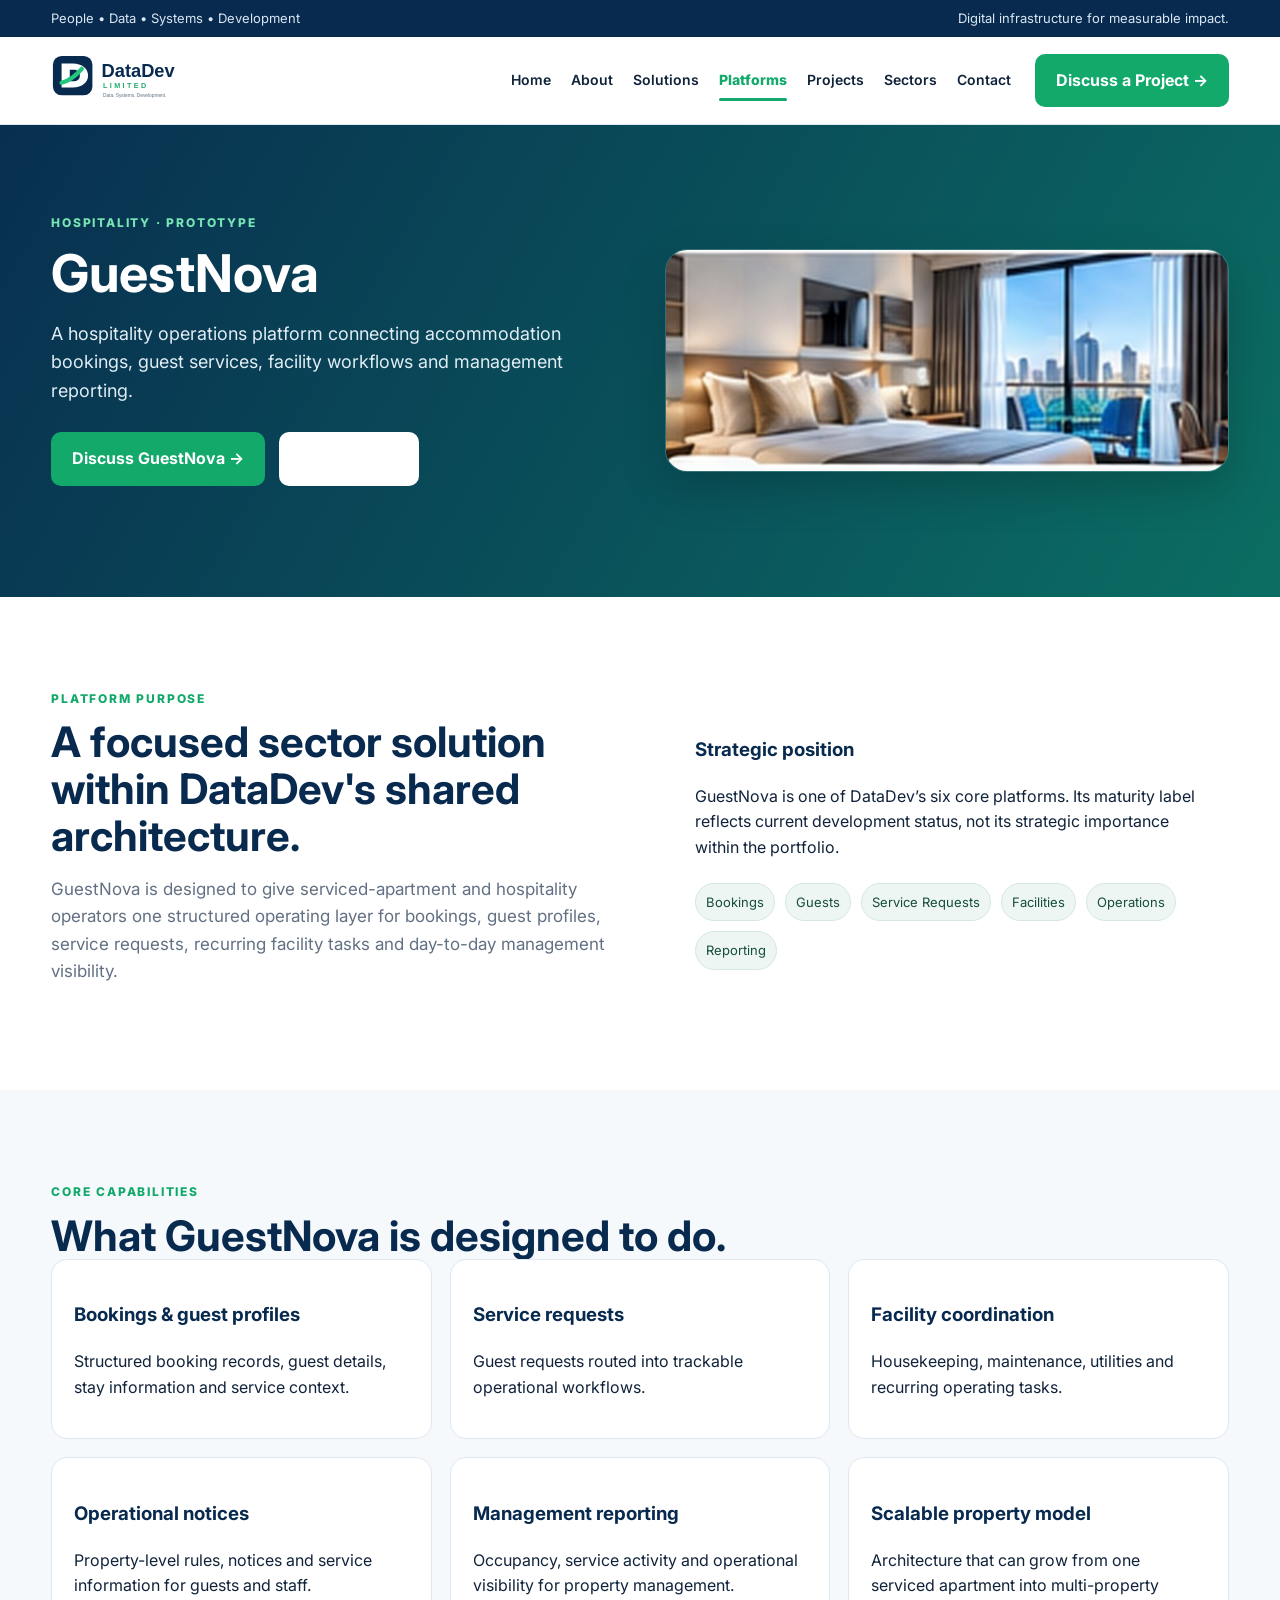
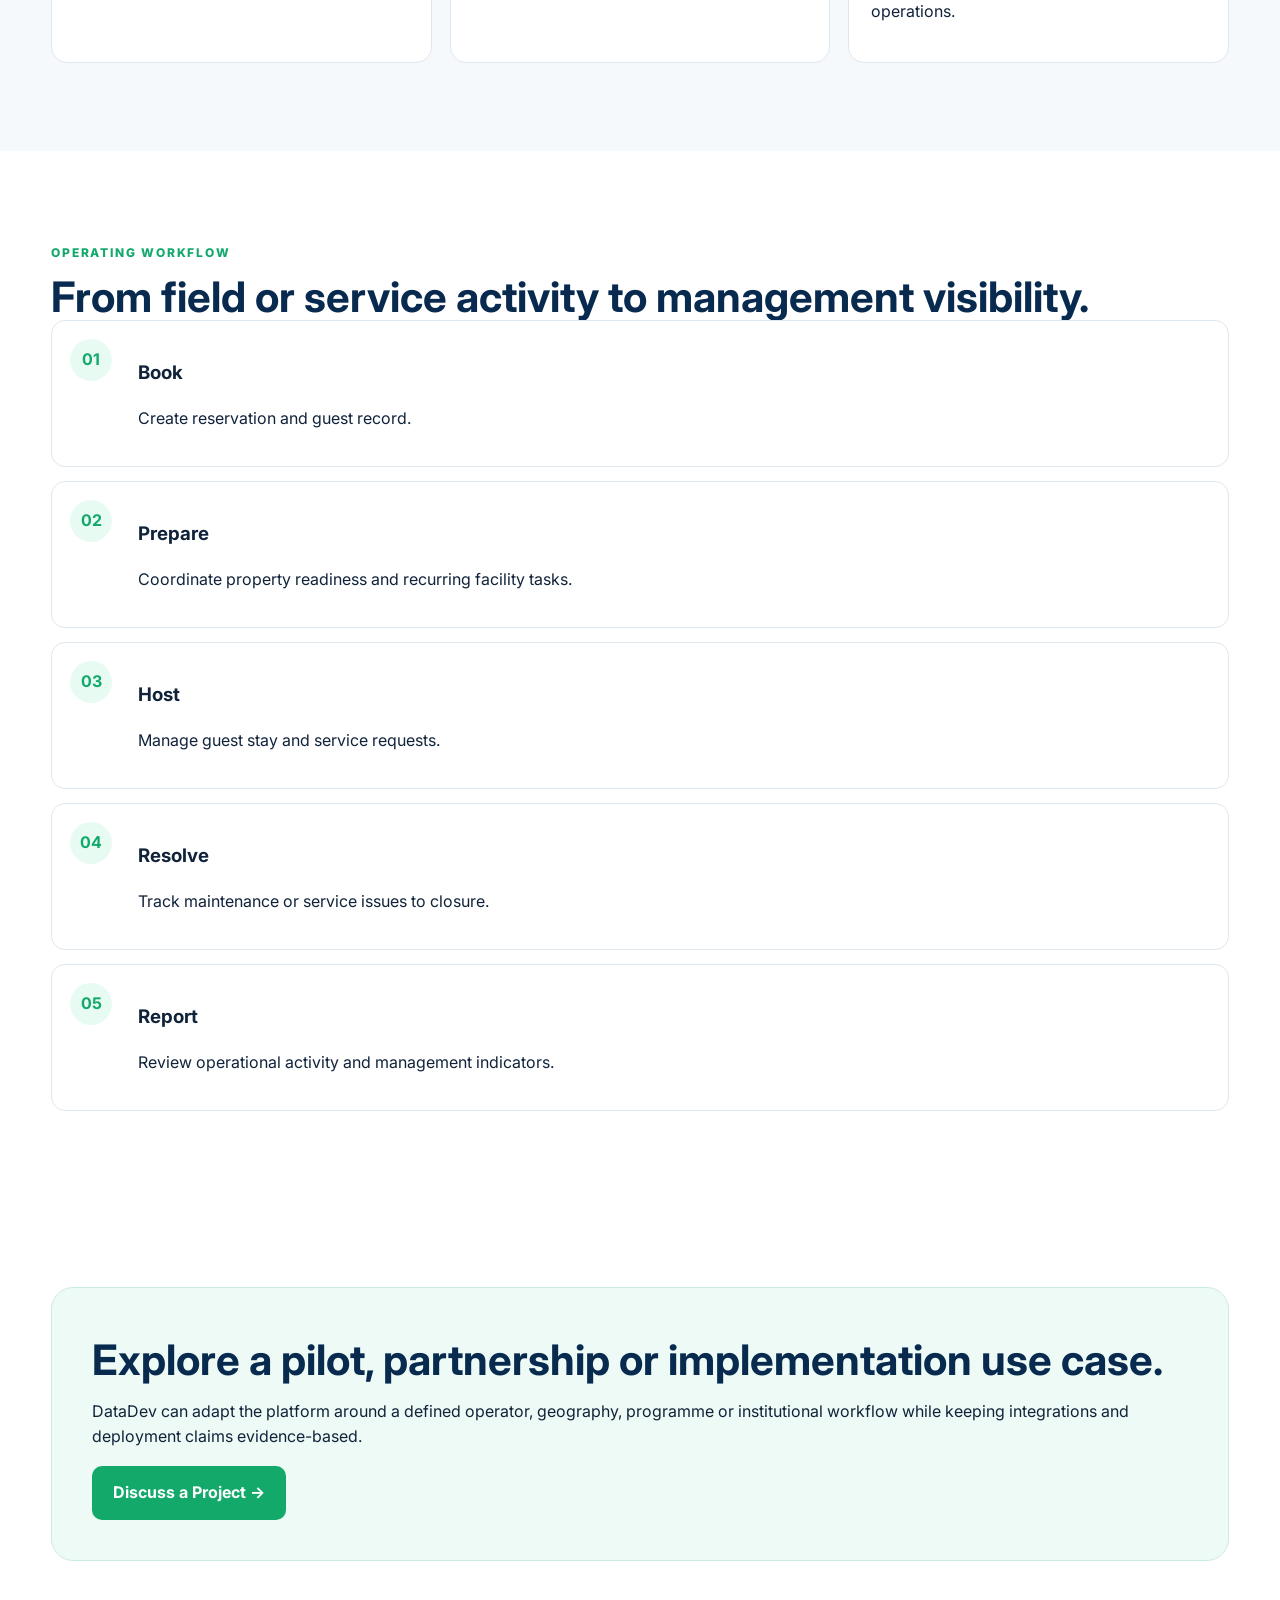
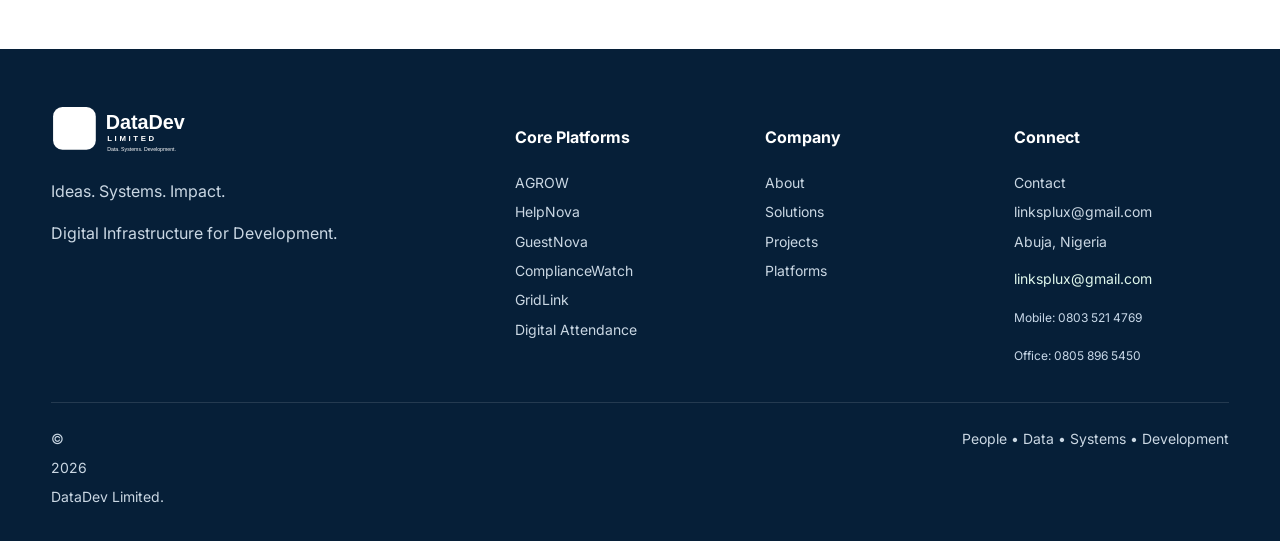
<file: guestnova.html>
<!DOCTYPE html>

<html lang="en"><head><meta charset="utf-8"/><meta content="width=device-width,initial-scale=1" name="viewport"/><meta content="#0b315c" name="theme-color"/><meta content="GuestNova is designed to give serviced-apartment and hospitality operators one structured operating layer for bookings, guest profiles, service requests, r" name="description"/><meta content="website" property="og:type"/><meta content="DataDev Limited" property="og:site_name"/><meta content="GuestNova — DataDev Limited" property="og:title"/><meta content="A hospitality operations platform connecting accommodation bookings, guest services, facility workflows and management reporting." property="og:description"/><meta content="summary_large_image" name="twitter:card"/><title>GuestNova — DataDev Limited</title><link href="assets/favicon.svg" rel="icon"/><link href="https://fonts.googleapis.com/css2?family=Inter:wght@400;500;600;700;800&amp;display=swap" rel="stylesheet"/><link href="styles.css" rel="stylesheet"/><link href="site.webmanifest" rel="manifest"/><link href="https://datadev.ng/guestnova.html" rel="canonical"/><meta content="https://datadev.ng/guestnova.html" property="og:url"/><meta content="https://datadev.ng/assets/project-previews/hero-universal.jpg" property="og:image"/><meta content="strict-origin-when-cross-origin" name="referrer"/><link crossorigin="anonymous" href="https://fonts.gstatic.com" rel="preconnect"/></head><body><a class="skip-link" href="#main-content">Skip to main content</a><header class="site-header"><div class="topbar"><div class="container"><span>People • Data • Systems • Development</span><span>Digital infrastructure for measurable impact.</span></div></div><div class="container nav"><a class="brand" href="index.html"><img alt="DataDev Limited" decoding="async" loading="lazy" src="assets/datadev-logo.svg"/></a><button aria-controls="primary-navigation" aria-expanded="false" aria-label="Toggle navigation" class="menu" type="button">☰</button><nav aria-label="Primary navigation" class="navlinks" id="primary-navigation"><a href="index.html">Home</a><a href="about.html">About</a><a href="solutions.html">Solutions</a><a class="active" href="platforms.html">Platforms</a><a href="projects.html">Projects</a><a href="index.html#sectors">Sectors</a><a href="contact.html">Contact</a></nav><a class="btn btn-primary" href="contact.html">Discuss a Project →</a></div></header><main id="main-content"><section class="page-hero platform-detail-hero"><div class="container two"><div><span class="eyebrow">HOSPITALITY · PROTOTYPE</span><h1>GuestNova</h1><p>A hospitality operations platform connecting accommodation bookings, guest services, facility workflows and management reporting.</p><div class="actions"><a class="btn btn-primary" href="contact.html">Discuss GuestNova →</a><a class="btn btn-outline hero-outline" href="platforms.html">All Platforms</a></div></div><div><img alt="GuestNova visual preview" class="detail-hero-image" decoding="async" fetchpriority="high" src="assets/project-previews/guestnova-prototype.jpg"/></div></div></section><section class="section"><div class="container two"><div><span class="kicker">PLATFORM PURPOSE</span><h2>A focused sector solution within DataDev's shared architecture.</h2><p class="lead">GuestNova is designed to give serviced-apartment and hospitality operators one structured operating layer for bookings, guest profiles, service requests, recurring facility tasks and day-to-day management visibility.</p></div><div class="panel"><h3>Strategic position</h3><p>GuestNova is one of DataDev’s six core platforms. Its maturity label reflects current development status, not its strategic importance within the portfolio.</p><div class="tags light-tags"><span>Bookings</span><span>Guests</span><span>Service Requests</span><span>Facilities</span><span>Operations</span><span>Reporting</span></div></div></div></section><section class="section tint"><div class="container"><span class="kicker">CORE CAPABILITIES</span><h2>What GuestNova is designed to do.</h2><div class="feature-list"><article class="feature"><h3>Bookings &amp; guest profiles</h3><p>Structured booking records, guest details, stay information and service context.</p></article><article class="feature"><h3>Service requests</h3><p>Guest requests routed into trackable operational workflows.</p></article><article class="feature"><h3>Facility coordination</h3><p>Housekeeping, maintenance, utilities and recurring operating tasks.</p></article><article class="feature"><h3>Operational notices</h3><p>Property-level rules, notices and service information for guests and staff.</p></article><article class="feature"><h3>Management reporting</h3><p>Occupancy, service activity and operational visibility for property management.</p></article><article class="feature"><h3>Scalable property model</h3><p>Architecture that can grow from one serviced apartment into multi-property operations.</p></article></div></div></section><section class="section"><div class="container"><span class="kicker">OPERATING WORKFLOW</span><h2>From field or service activity to management visibility.</h2><div class="timeline"><div class="step"><b>01</b><div><h3>Book</h3><p>Create reservation and guest record.</p></div></div><div class="step"><b>02</b><div><h3>Prepare</h3><p>Coordinate property readiness and recurring facility tasks.</p></div></div><div class="step"><b>03</b><div><h3>Host</h3><p>Manage guest stay and service requests.</p></div></div><div class="step"><b>04</b><div><h3>Resolve</h3><p>Track maintenance or service issues to closure.</p></div></div><div class="step"><b>05</b><div><h3>Report</h3><p>Review operational activity and management indicators.</p></div></div></div></div></section><section class="section"><div class="container cta"><h2>Explore a pilot, partnership or implementation use case.</h2><p>DataDev can adapt the platform around a defined operator, geography, programme or institutional workflow while keeping integrations and deployment claims evidence-based.</p><a class="btn btn-primary" href="contact.html">Discuss a Project →</a></div></section></main><footer class="footer"><div class="container footergrid"><div><img alt="DataDev Limited" decoding="async" loading="lazy" src="assets/datadev-logo.svg"/><p>Ideas. Systems. Impact.</p><p>Digital Infrastructure for Development.</p></div><div><h4>Core Platforms</h4><a href="agrow.html">AGROW</a><a href="helpnova.html">HelpNova</a><a href="guestnova.html">GuestNova</a><a href="compliancewatch.html">ComplianceWatch</a><a href="gridlink.html">GridLink</a><a href="digitalattendance.html">Digital Attendance</a></div><div><h4>Company</h4><a href="about.html">About</a><a href="solutions.html">Solutions</a><a href="projects.html">Projects</a><a href="platforms.html">Platforms</a></div><div><h4>Connect</h4><a href="contact.html">Contact</a><a href="mailto:linksplux@gmail.com">linksplux@gmail.com</a><span>Abuja, Nigeria</span></div></div><div class="container bottom"><span>© <span data-year=""></span> DataDev Limited.</span><span>People • Data • Systems • Development</span></div></footer><script src="site-config.js"></script><script src="script.js"></script></body></html>
</file>
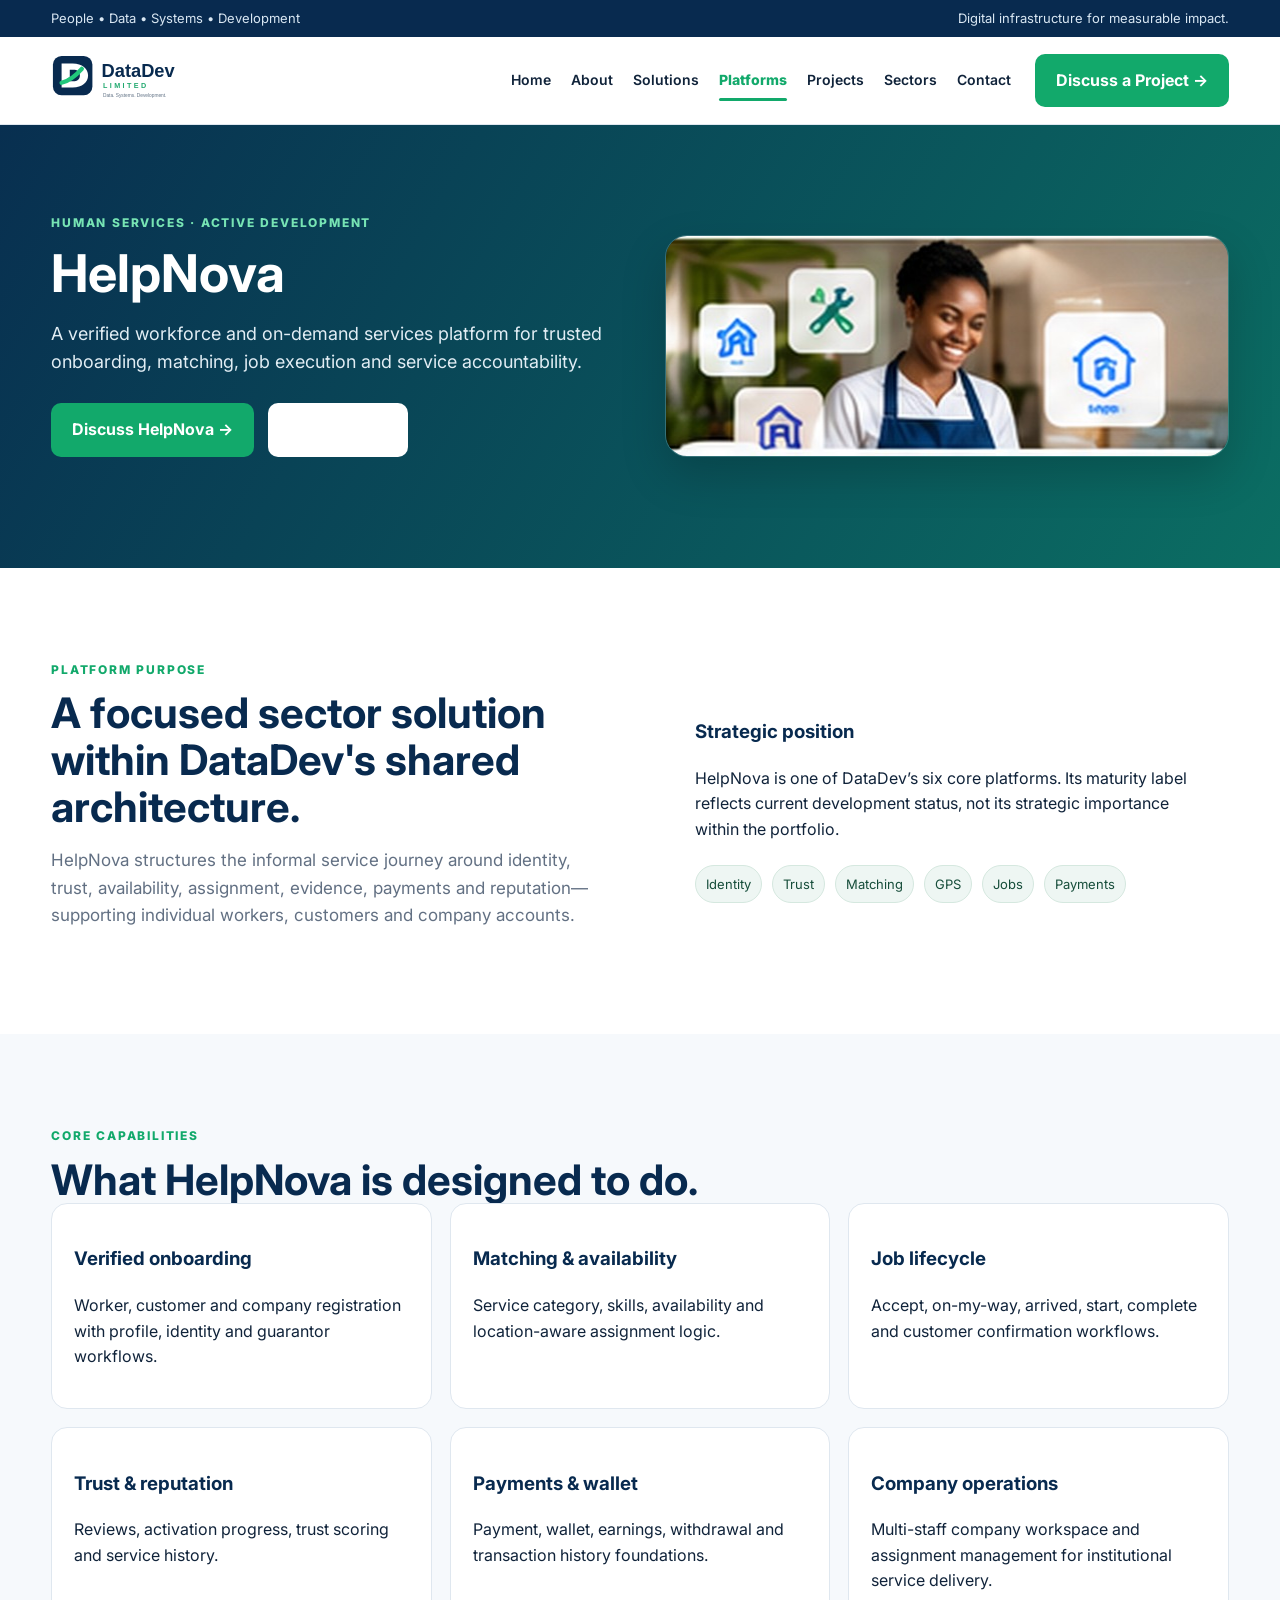
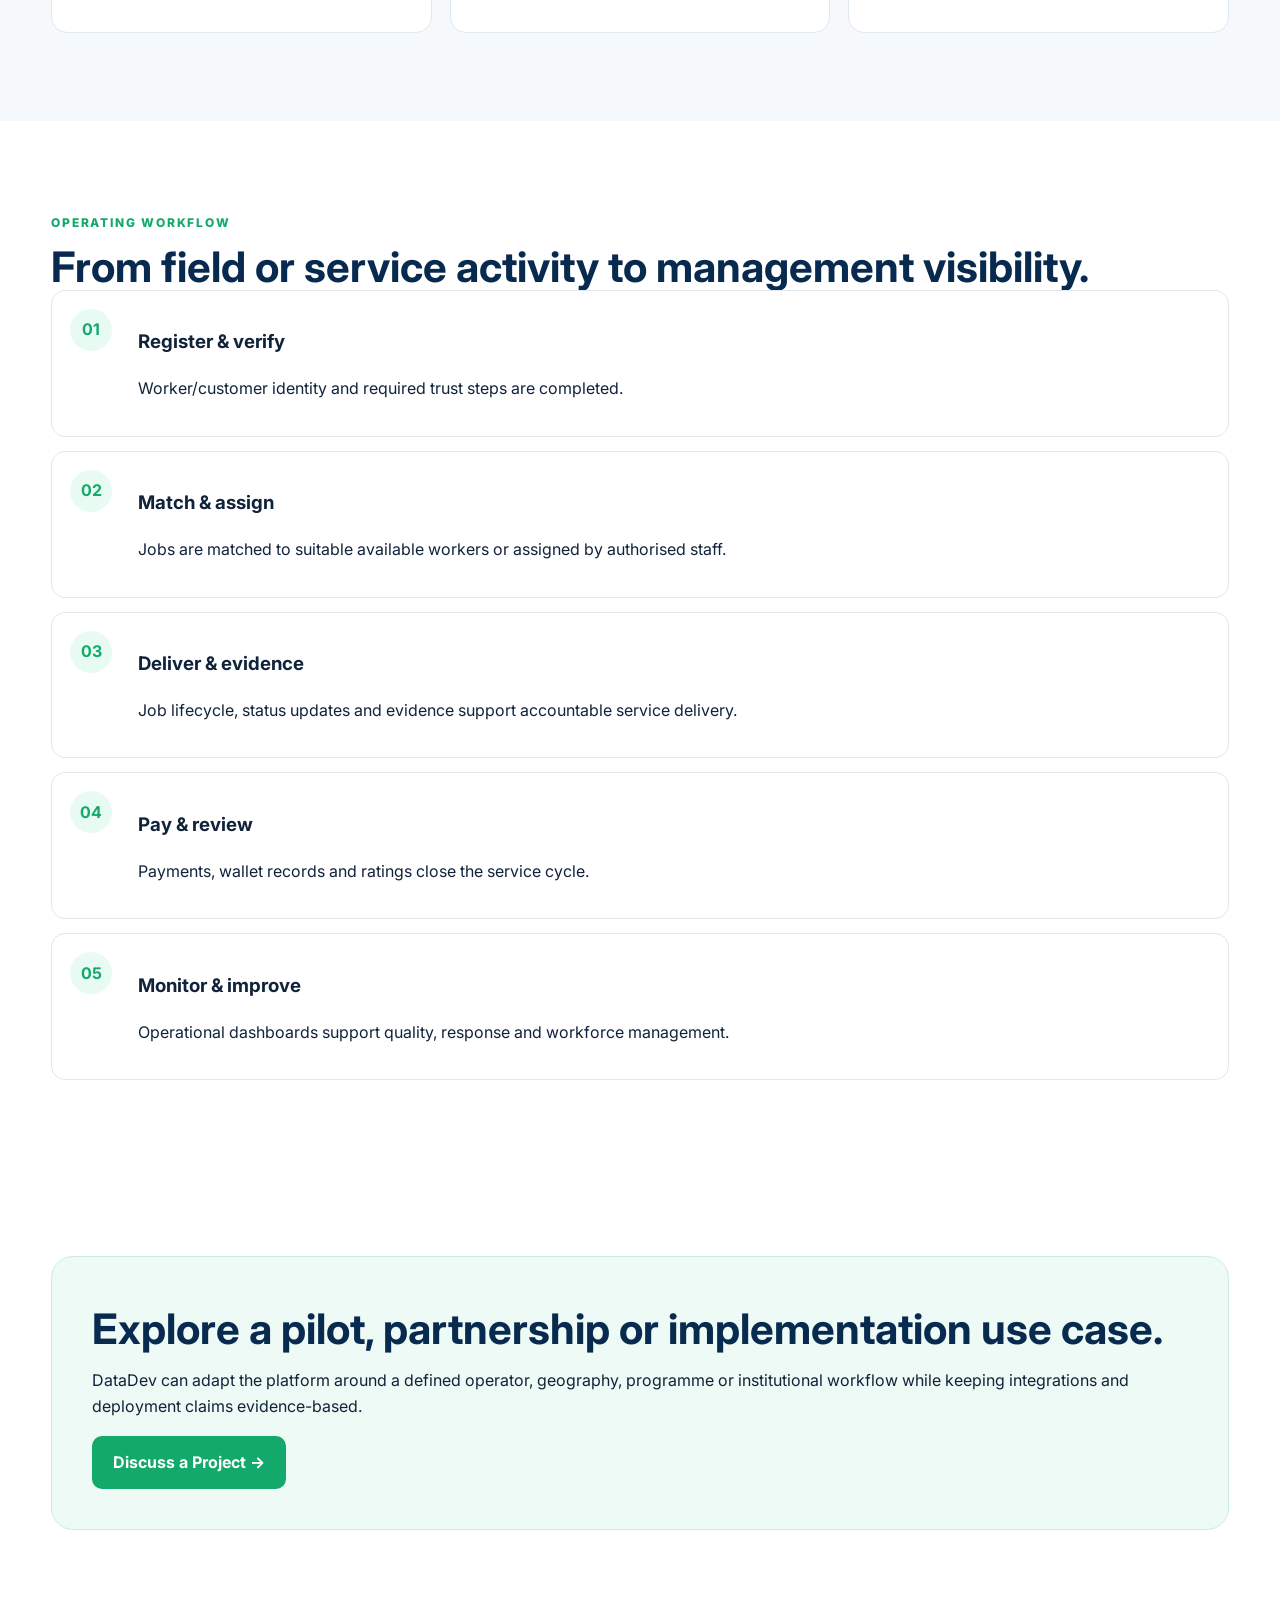
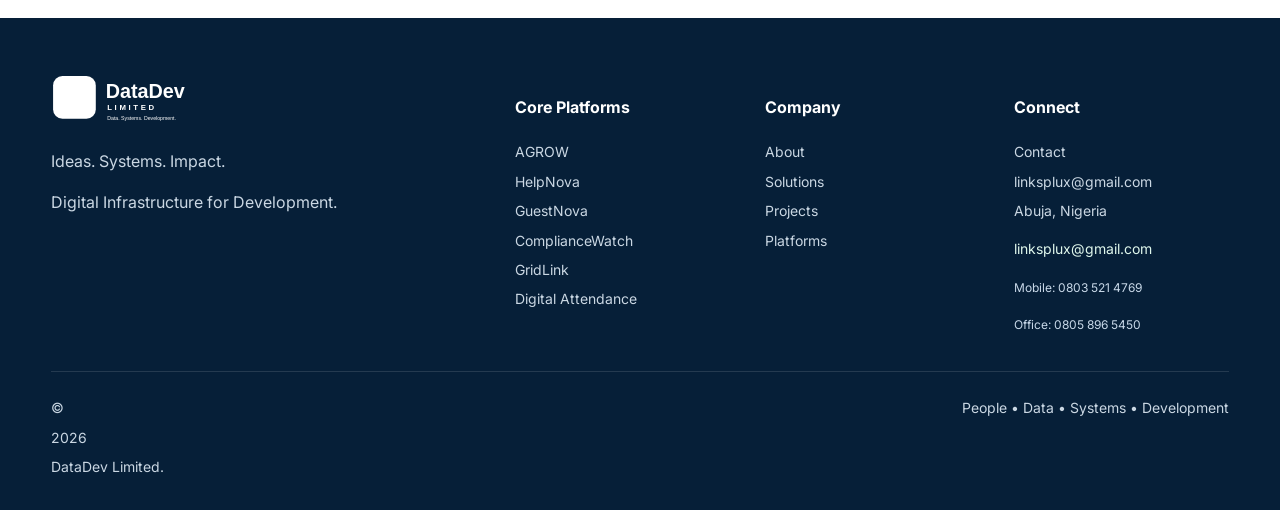
<file: helpnova.html>
<!DOCTYPE html>

<html lang="en"><head><meta charset="utf-8"/><meta content="width=device-width,initial-scale=1" name="viewport"/><meta content="#0b315c" name="theme-color"/><meta content="HelpNova structures the informal service journey around identity, trust, availability, assignment, evidence, payments and reputation—supporting individual " name="description"/><meta content="website" property="og:type"/><meta content="DataDev Limited" property="og:site_name"/><meta content="HelpNova — DataDev Limited" property="og:title"/><meta content="A verified workforce and on-demand services platform for trusted onboarding, matching, job execution and service accountability." property="og:description"/><meta content="summary_large_image" name="twitter:card"/><title>HelpNova — DataDev Limited</title><link href="assets/favicon.svg" rel="icon"/><link href="https://fonts.googleapis.com/css2?family=Inter:wght@400;500;600;700;800&amp;display=swap" rel="stylesheet"/><link href="styles.css" rel="stylesheet"/><link href="site.webmanifest" rel="manifest"/><link href="https://datadev.ng/helpnova.html" rel="canonical"/><meta content="https://datadev.ng/helpnova.html" property="og:url"/><meta content="https://datadev.ng/assets/project-previews/hero-universal.jpg" property="og:image"/><meta content="strict-origin-when-cross-origin" name="referrer"/><link crossorigin="anonymous" href="https://fonts.gstatic.com" rel="preconnect"/></head><body><a class="skip-link" href="#main-content">Skip to main content</a><header class="site-header"><div class="topbar"><div class="container"><span>People • Data • Systems • Development</span><span>Digital infrastructure for measurable impact.</span></div></div><div class="container nav"><a class="brand" href="index.html"><img alt="DataDev Limited" decoding="async" loading="lazy" src="assets/datadev-logo.svg"/></a><button aria-controls="primary-navigation" aria-expanded="false" aria-label="Toggle navigation" class="menu" type="button">☰</button><nav aria-label="Primary navigation" class="navlinks" id="primary-navigation"><a href="index.html">Home</a><a href="about.html">About</a><a href="solutions.html">Solutions</a><a class="active" href="platforms.html">Platforms</a><a href="projects.html">Projects</a><a href="index.html#sectors">Sectors</a><a href="contact.html">Contact</a></nav><a class="btn btn-primary" href="contact.html">Discuss a Project →</a></div></header><main id="main-content"><section class="page-hero platform-detail-hero"><div class="container two"><div><span class="eyebrow">HUMAN SERVICES · ACTIVE DEVELOPMENT</span><h1>HelpNova</h1><p>A verified workforce and on-demand services platform for trusted onboarding, matching, job execution and service accountability.</p><div class="actions"><a class="btn btn-primary" href="contact.html">Discuss HelpNova →</a><a class="btn btn-outline hero-outline" href="platforms.html">All Platforms</a></div></div><div><img alt="HelpNova visual preview" class="detail-hero-image" decoding="async" fetchpriority="high" src="assets/project-previews/helpnova-prototype.jpg"/></div></div></section><section class="section"><div class="container two"><div><span class="kicker">PLATFORM PURPOSE</span><h2>A focused sector solution within DataDev's shared architecture.</h2><p class="lead">HelpNova structures the informal service journey around identity, trust, availability, assignment, evidence, payments and reputation—supporting individual workers, customers and company accounts.</p></div><div class="panel"><h3>Strategic position</h3><p>HelpNova is one of DataDev’s six core platforms. Its maturity label reflects current development status, not its strategic importance within the portfolio.</p><div class="tags light-tags"><span>Identity</span><span>Trust</span><span>Matching</span><span>GPS</span><span>Jobs</span><span>Payments</span></div></div></div></section><section class="section tint"><div class="container"><span class="kicker">CORE CAPABILITIES</span><h2>What HelpNova is designed to do.</h2><div class="feature-list"><article class="feature"><h3>Verified onboarding</h3><p>Worker, customer and company registration with profile, identity and guarantor workflows.</p></article><article class="feature"><h3>Matching &amp; availability</h3><p>Service category, skills, availability and location-aware assignment logic.</p></article><article class="feature"><h3>Job lifecycle</h3><p>Accept, on-my-way, arrived, start, complete and customer confirmation workflows.</p></article><article class="feature"><h3>Trust &amp; reputation</h3><p>Reviews, activation progress, trust scoring and service history.</p></article><article class="feature"><h3>Payments &amp; wallet</h3><p>Payment, wallet, earnings, withdrawal and transaction history foundations.</p></article><article class="feature"><h3>Company operations</h3><p>Multi-staff company workspace and assignment management for institutional service delivery.</p></article></div></div></section><section class="section"><div class="container"><span class="kicker">OPERATING WORKFLOW</span><h2>From field or service activity to management visibility.</h2><div class="timeline"><div class="step"><b>01</b><div><h3>Register &amp; verify</h3><p>Worker/customer identity and required trust steps are completed.</p></div></div><div class="step"><b>02</b><div><h3>Match &amp; assign</h3><p>Jobs are matched to suitable available workers or assigned by authorised staff.</p></div></div><div class="step"><b>03</b><div><h3>Deliver &amp; evidence</h3><p>Job lifecycle, status updates and evidence support accountable service delivery.</p></div></div><div class="step"><b>04</b><div><h3>Pay &amp; review</h3><p>Payments, wallet records and ratings close the service cycle.</p></div></div><div class="step"><b>05</b><div><h3>Monitor &amp; improve</h3><p>Operational dashboards support quality, response and workforce management.</p></div></div></div></div></section><section class="section"><div class="container cta"><h2>Explore a pilot, partnership or implementation use case.</h2><p>DataDev can adapt the platform around a defined operator, geography, programme or institutional workflow while keeping integrations and deployment claims evidence-based.</p><a class="btn btn-primary" href="contact.html">Discuss a Project →</a></div></section></main><footer class="footer"><div class="container footergrid"><div><img alt="DataDev Limited" decoding="async" loading="lazy" src="assets/datadev-logo.svg"/><p>Ideas. Systems. Impact.</p><p>Digital Infrastructure for Development.</p></div><div><h4>Core Platforms</h4><a href="agrow.html">AGROW</a><a href="helpnova.html">HelpNova</a><a href="guestnova.html">GuestNova</a><a href="compliancewatch.html">ComplianceWatch</a><a href="gridlink.html">GridLink</a><a href="digitalattendance.html">Digital Attendance</a></div><div><h4>Company</h4><a href="about.html">About</a><a href="solutions.html">Solutions</a><a href="projects.html">Projects</a><a href="platforms.html">Platforms</a></div><div><h4>Connect</h4><a href="contact.html">Contact</a><a href="mailto:linksplux@gmail.com">linksplux@gmail.com</a><span>Abuja, Nigeria</span></div></div><div class="container bottom"><span>© <span data-year=""></span> DataDev Limited.</span><span>People • Data • Systems • Development</span></div></footer><script src="site-config.js"></script><script src="script.js"></script></body></html>
</file>
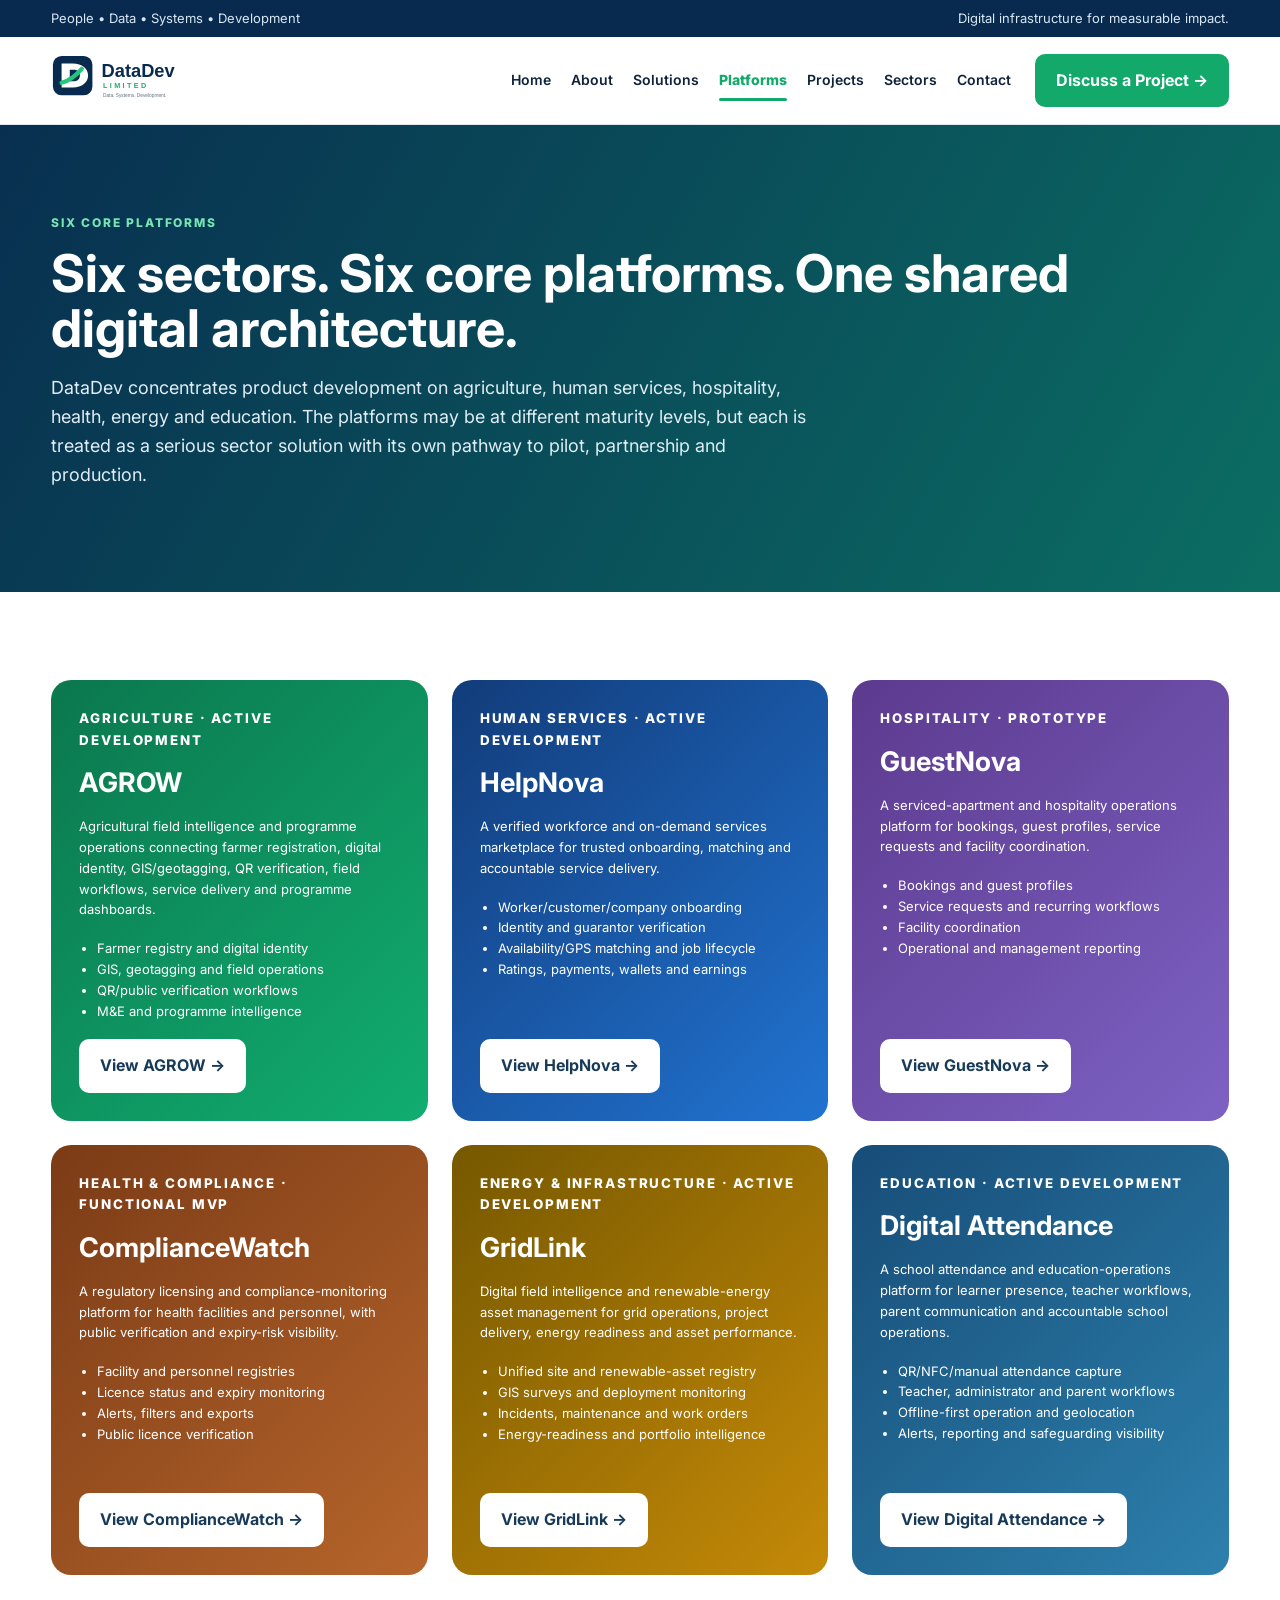
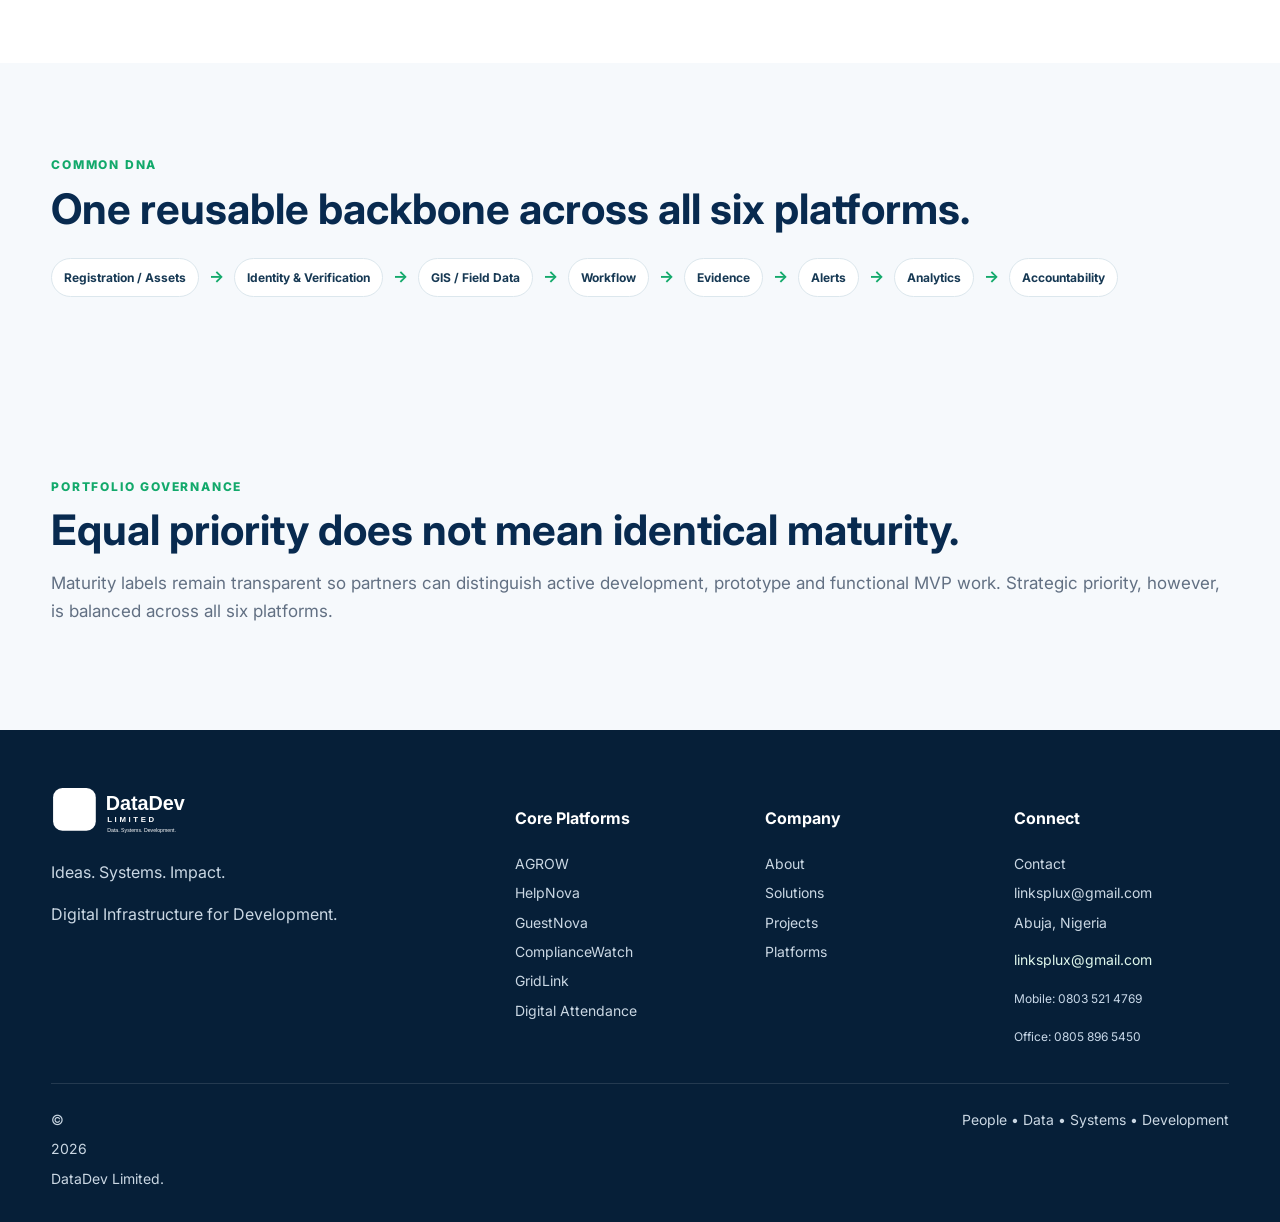
<file: platforms.html>
<!DOCTYPE html>

<html lang="en"><head><meta charset="utf-8"/><meta content="width=device-width,initial-scale=1" name="viewport"/><meta content="#0b315c" name="theme-color"/><meta content="DataDev Limited's six core digital platforms across agriculture, human services, hospitality, health, energy and education." name="description"/><meta content="website" property="og:type"/><meta content="DataDev Limited" property="og:site_name"/><meta content="Six Core Platforms — DataDev Limited" property="og:title"/><meta content="AGROW, HelpNova, GuestNova, ComplianceWatch, GridLink and Digital Attendance." property="og:description"/><meta content="summary_large_image" name="twitter:card"/><title>Platforms — DataDev Limited</title><link href="assets/favicon.svg" rel="icon"/><link href="https://fonts.googleapis.com/css2?family=Inter:wght@400;500;600;700;800&amp;display=swap" rel="stylesheet"/><link href="styles.css" rel="stylesheet"/><link href="site.webmanifest" rel="manifest"/><link href="https://datadev.ng/platforms.html" rel="canonical"/><meta content="https://datadev.ng/platforms.html" property="og:url"/><meta content="https://datadev.ng/assets/project-previews/hero-universal.jpg" property="og:image"/><meta content="strict-origin-when-cross-origin" name="referrer"/><link crossorigin="anonymous" href="https://fonts.gstatic.com" rel="preconnect"/></head><body><a class="skip-link" href="#main-content">Skip to main content</a><header class="site-header"><div class="topbar"><div class="container"><span>People • Data • Systems • Development</span><span>Digital infrastructure for measurable impact.</span></div></div><div class="container nav"><a class="brand" href="index.html"><img alt="DataDev Limited" decoding="async" loading="lazy" src="assets/datadev-logo.svg"/></a><button aria-controls="primary-navigation" aria-expanded="false" aria-label="Toggle navigation" class="menu" type="button">☰</button><nav aria-label="Primary navigation" class="navlinks" id="primary-navigation"><a href="index.html">Home</a><a href="about.html">About</a><a href="solutions.html">Solutions</a><a class="active" href="platforms.html">Platforms</a><a href="projects.html">Projects</a><a href="index.html#sectors">Sectors</a><a href="contact.html">Contact</a></nav><a class="btn btn-primary" href="contact.html">Discuss a Project →</a></div></header><main id="main-content"><section class="page-hero"><div class="container"><span class="eyebrow">SIX CORE PLATFORMS</span><h1>Six sectors. Six core platforms. One shared digital architecture.</h1><p>DataDev concentrates product development on agriculture, human services, hospitality, health, energy and education. The platforms may be at different maturity levels, but each is treated as a serious sector solution with its own pathway to pilot, partnership and production.</p></div></section><section class="section"><div class="container grid platforms core-platform-grid">
<article class="platform agrow"><small>AGRICULTURE · ACTIVE DEVELOPMENT</small><h3>AGROW</h3><p>Agricultural field intelligence and programme operations connecting farmer registration, digital identity, GIS/geotagging, QR verification, field workflows, service delivery and programme dashboards.</p><ul><li>Farmer registry and digital identity</li><li>GIS, geotagging and field operations</li><li>QR/public verification workflows</li><li>M&amp;E and programme intelligence</li></ul><a class="btn" href="agrow.html">View AGROW →</a></article>
<article class="platform helpnova"><small>HUMAN SERVICES · ACTIVE DEVELOPMENT</small><h3>HelpNova</h3><p>A verified workforce and on-demand services marketplace for trusted onboarding, matching and accountable service delivery.</p><ul><li>Worker/customer/company onboarding</li><li>Identity and guarantor verification</li><li>Availability/GPS matching and job lifecycle</li><li>Ratings, payments, wallets and earnings</li></ul><a class="btn" href="helpnova.html">View HelpNova →</a></article>
<article class="platform guestnova"><small>HOSPITALITY · PROTOTYPE</small><h3>GuestNova</h3><p>A serviced-apartment and hospitality operations platform for bookings, guest profiles, service requests and facility coordination.</p><ul><li>Bookings and guest profiles</li><li>Service requests and recurring workflows</li><li>Facility coordination</li><li>Operational and management reporting</li></ul><a class="btn" href="guestnova.html">View GuestNova →</a></article>
<article class="platform compliance"><small>HEALTH &amp; COMPLIANCE · FUNCTIONAL MVP</small><h3>ComplianceWatch</h3><p>A regulatory licensing and compliance-monitoring platform for health facilities and personnel, with public verification and expiry-risk visibility.</p><ul><li>Facility and personnel registries</li><li>Licence status and expiry monitoring</li><li>Alerts, filters and exports</li><li>Public licence verification</li></ul><a class="btn" href="compliancewatch.html">View ComplianceWatch →</a></article>
<article class="platform gridlink"><small>ENERGY &amp; INFRASTRUCTURE · ACTIVE DEVELOPMENT</small><h3>GridLink</h3><p>Digital field intelligence and renewable-energy asset management for grid operations, project delivery, energy readiness and asset performance.</p><ul><li>Unified site and renewable-asset registry</li><li>GIS surveys and deployment monitoring</li><li>Incidents, maintenance and work orders</li><li>Energy-readiness and portfolio intelligence</li></ul><a class="btn" href="gridlink.html">View GridLink →</a></article>
<article class="platform attendance"><small>EDUCATION · ACTIVE DEVELOPMENT</small><h3>Digital Attendance</h3><p>A school attendance and education-operations platform for learner presence, teacher workflows, parent communication and accountable school operations.</p><ul><li>QR/NFC/manual attendance capture</li><li>Teacher, administrator and parent workflows</li><li>Offline-first operation and geolocation</li><li>Alerts, reporting and safeguarding visibility</li></ul><a class="btn" href="digitalattendance.html">View Digital Attendance →</a></article></div></section><section class="section tint"><div class="container"><span class="kicker">COMMON DNA</span><h2>One reusable backbone across all six platforms.</h2><div class="architecture-flow"><span>Registration / Assets</span><b>→</b><span>Identity &amp; Verification</span><b>→</b><span>GIS / Field Data</span><b>→</b><span>Workflow</span><b>→</b><span>Evidence</span><b>→</b><span>Alerts</span><b>→</b><span>Analytics</span><b>→</b><span>Accountability</span></div></div></section><section class="section tint"><div class="container"><span class="kicker">PORTFOLIO GOVERNANCE</span><h2>Equal priority does not mean identical maturity.</h2><p class="lead">Maturity labels remain transparent so partners can distinguish active development, prototype and functional MVP work. Strategic priority, however, is balanced across all six platforms.</p></div></section></main><footer class="footer"><div class="container footergrid"><div><img alt="DataDev Limited" decoding="async" loading="lazy" src="assets/datadev-logo.svg"/><p>Ideas. Systems. Impact.</p><p>Digital Infrastructure for Development.</p></div><div><h4>Core Platforms</h4><a href="agrow.html">AGROW</a><a href="helpnova.html">HelpNova</a><a href="guestnova.html">GuestNova</a><a href="compliancewatch.html">ComplianceWatch</a><a href="gridlink.html">GridLink</a><a href="digitalattendance.html">Digital Attendance</a></div><div><h4>Company</h4><a href="about.html">About</a><a href="solutions.html">Solutions</a><a href="projects.html">Projects</a><a href="platforms.html">Platforms</a></div><div><h4>Connect</h4><a href="contact.html">Contact</a><a href="mailto:linksplux@gmail.com">linksplux@gmail.com</a><span>Abuja, Nigeria</span></div></div><div class="container bottom"><span>© <span data-year=""></span> DataDev Limited.</span><span>People • Data • Systems • Development</span></div></footer><script src="site-config.js"></script><script src="script.js"></script></body></html>
</file>
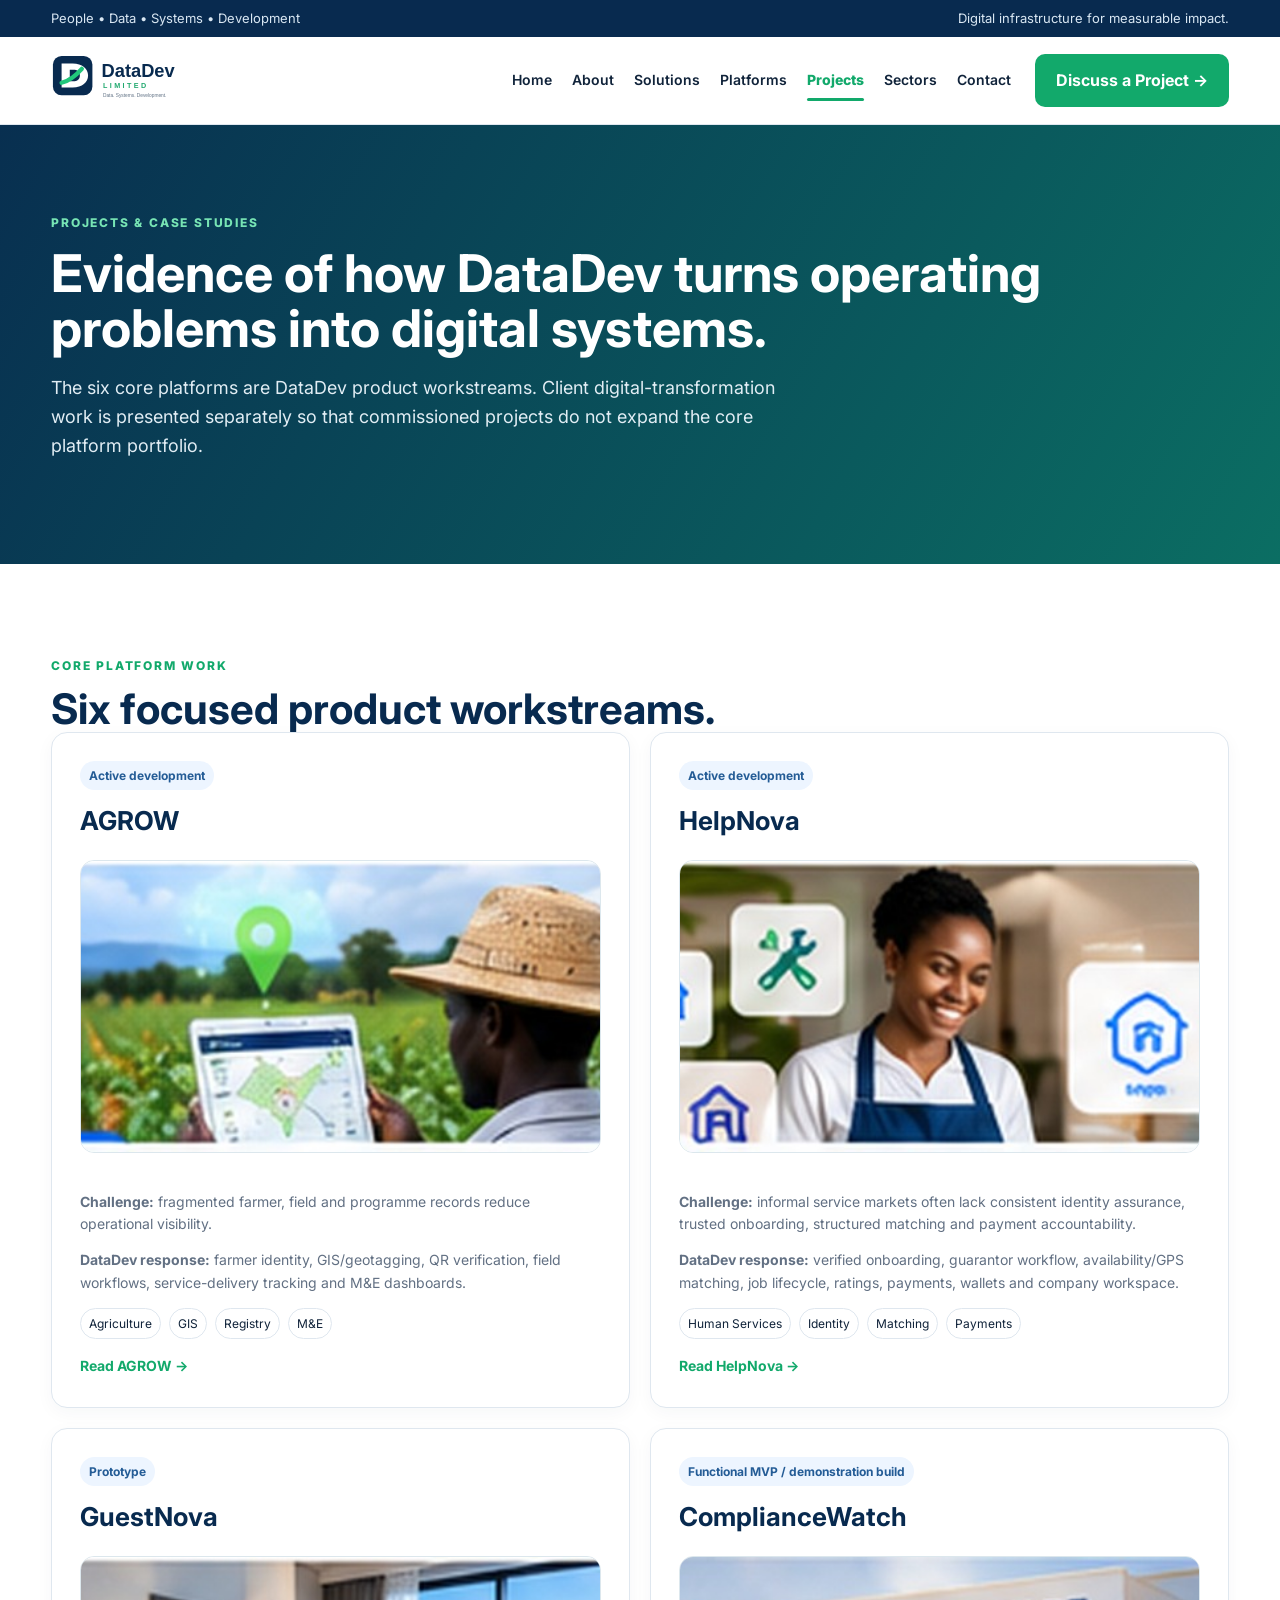
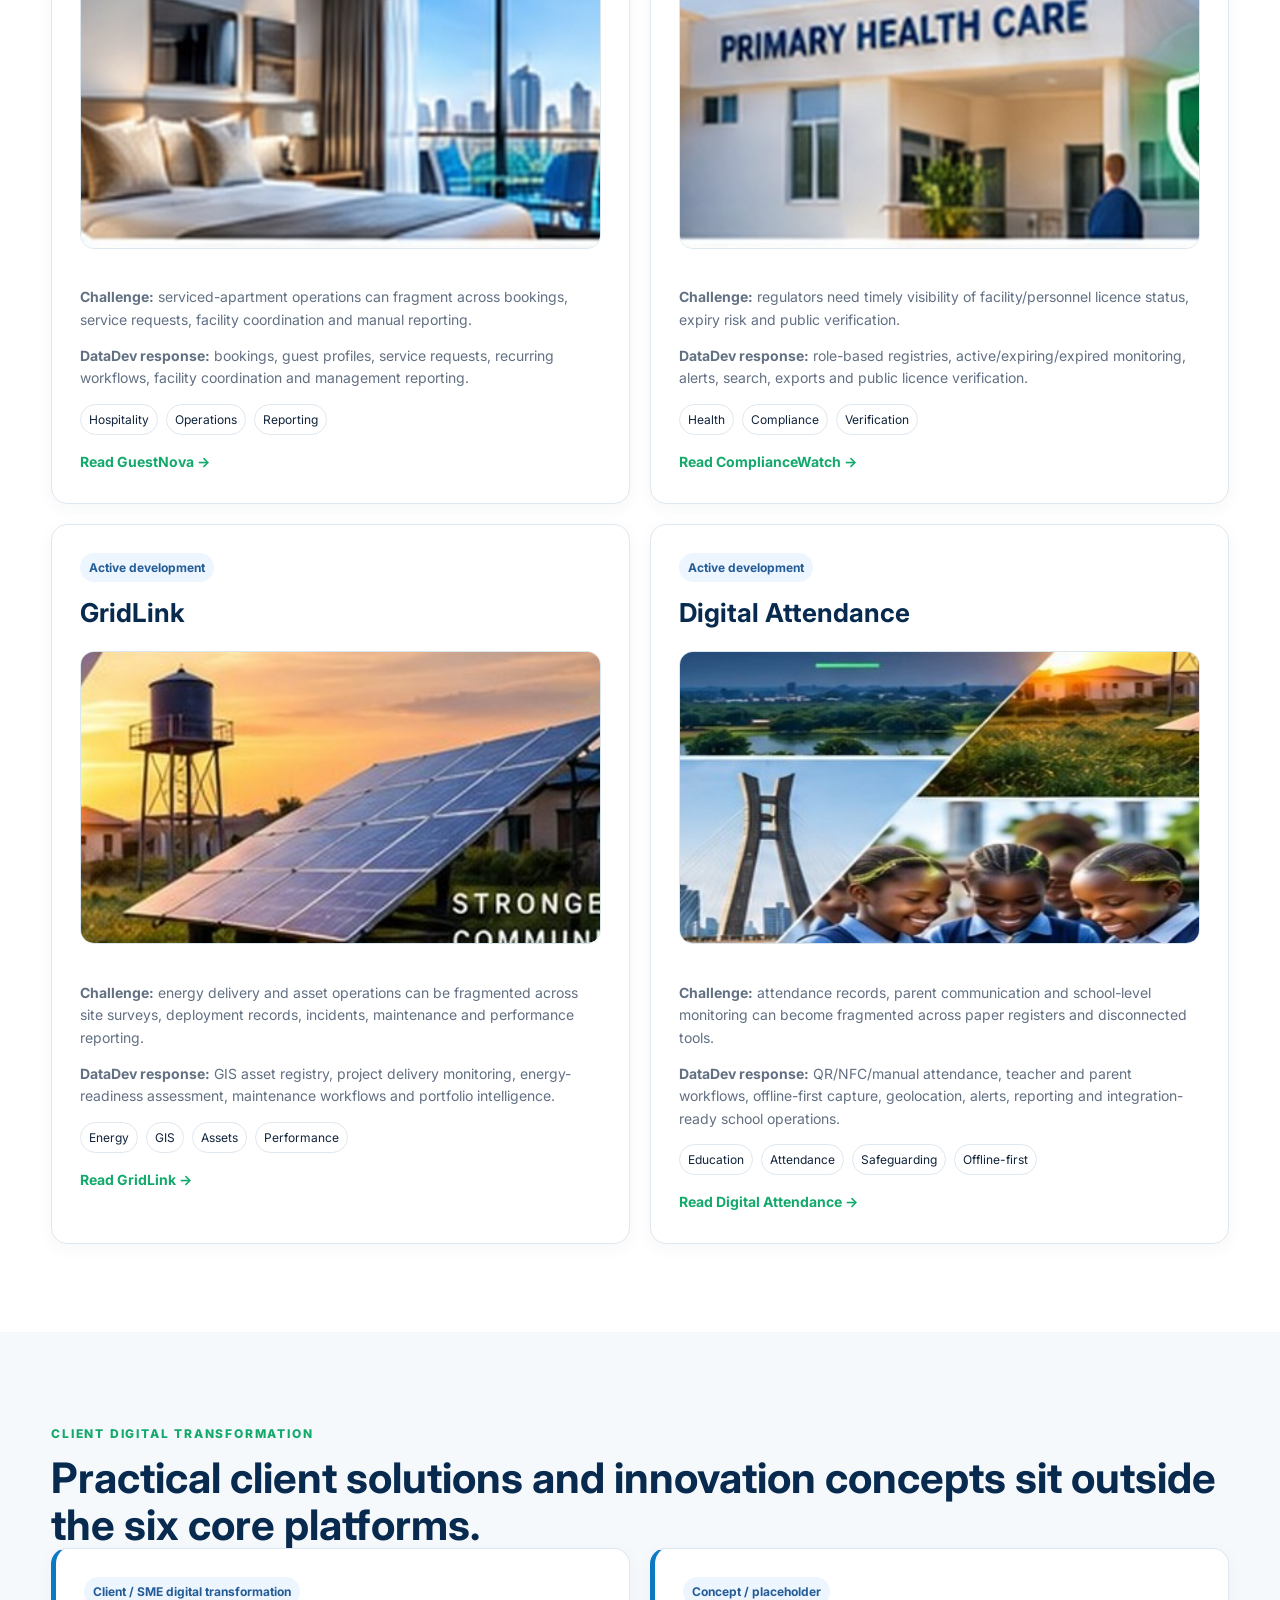
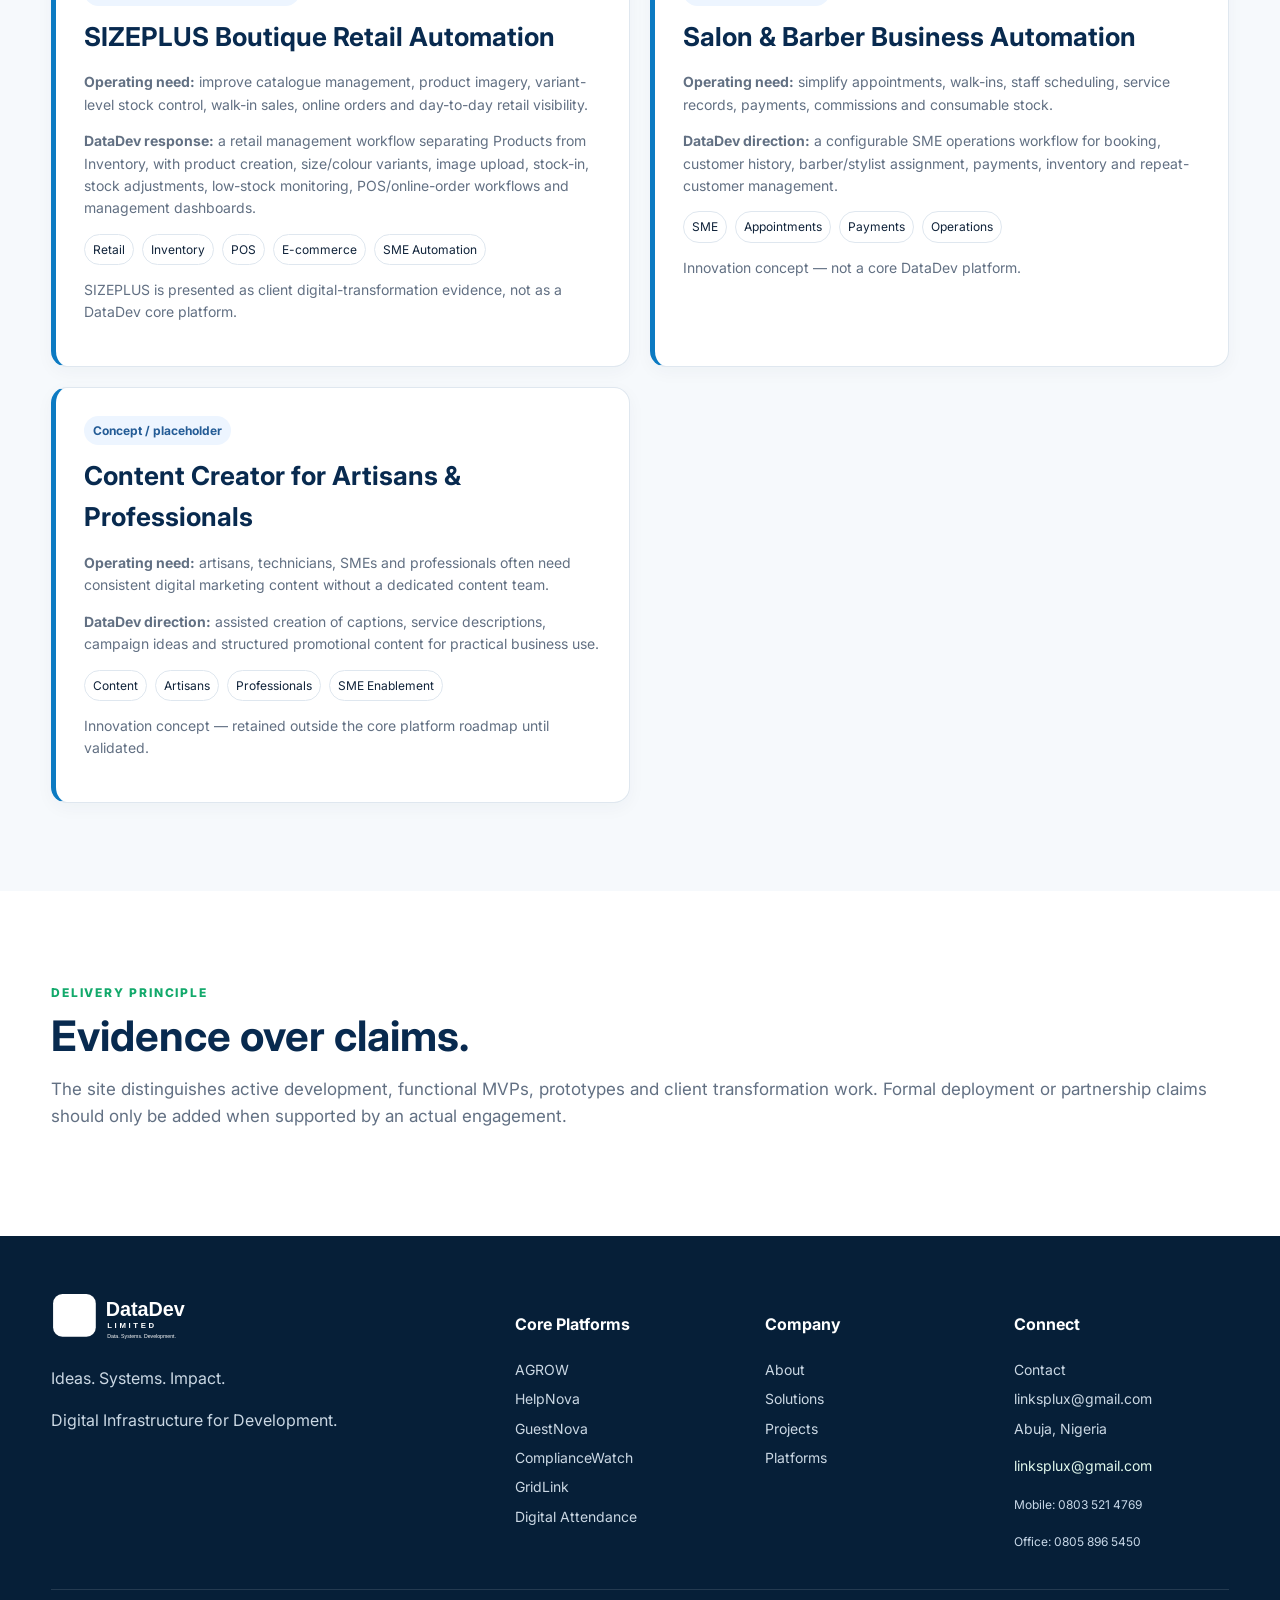
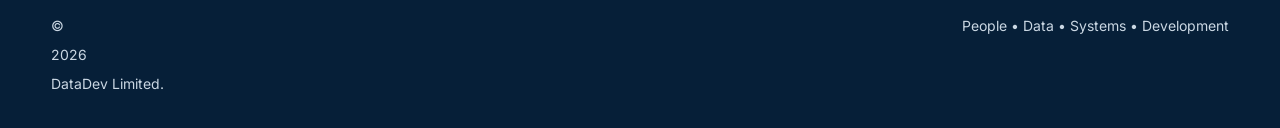
<file: projects.html>
<!DOCTYPE html>

<html lang="en"><head><meta charset="utf-8"/><meta content="width=device-width,initial-scale=1" name="viewport"/><meta content="#0b315c" name="theme-color"/><meta content="DataDev Limited projects and case studies across agriculture, human services, hospitality, health, energy, education and client digital transformation." name="description"/><meta content="website" property="og:type"/><meta content="DataDev Limited" property="og:site_name"/><meta content="Projects &amp; Case Studies — DataDev Limited" property="og:title"/><meta content="Platform development and client digital transformation evidence from DataDev Limited." property="og:description"/><meta content="summary_large_image" name="twitter:card"/><title>Projects &amp; Case Studies — DataDev Limited</title><link href="assets/favicon.svg" rel="icon"/><link href="https://fonts.googleapis.com/css2?family=Inter:wght@400;500;600;700;800&amp;display=swap" rel="stylesheet"/><link href="styles.css" rel="stylesheet"/><link href="site.webmanifest" rel="manifest"/><link href="https://datadev.ng/projects.html" rel="canonical"/><meta content="https://datadev.ng/projects.html" property="og:url"/><meta content="https://datadev.ng/assets/project-previews/hero-universal.jpg" property="og:image"/><meta content="strict-origin-when-cross-origin" name="referrer"/><link crossorigin="anonymous" href="https://fonts.gstatic.com" rel="preconnect"/></head><body><a class="skip-link" href="#main-content">Skip to main content</a><header class="site-header"><div class="topbar"><div class="container"><span>People • Data • Systems • Development</span><span>Digital infrastructure for measurable impact.</span></div></div><div class="container nav"><a class="brand" href="index.html"><img alt="DataDev Limited" decoding="async" loading="lazy" src="assets/datadev-logo.svg"/></a><button aria-controls="primary-navigation" aria-expanded="false" aria-label="Toggle navigation" class="menu" type="button">☰</button><nav aria-label="Primary navigation" class="navlinks" id="primary-navigation"><a href="index.html">Home</a><a href="about.html">About</a><a href="solutions.html">Solutions</a><a href="platforms.html">Platforms</a><a class="active" href="projects.html">Projects</a><a href="index.html#sectors">Sectors</a><a href="contact.html">Contact</a></nav><a class="btn btn-primary" href="contact.html">Discuss a Project →</a></div></header><main id="main-content"><section class="page-hero"><div class="container"><span class="eyebrow">PROJECTS &amp; CASE STUDIES</span><h1>Evidence of how DataDev turns operating problems into digital systems.</h1><p>The six core platforms are DataDev product workstreams. Client digital-transformation work is presented separately so that commissioned projects do not expand the core platform portfolio.</p></div></section><section class="section"><div class="container"><span class="kicker">CORE PLATFORM WORK</span><h2>Six focused product workstreams.</h2><div class="grid case-grid portfolio-six">
<article class="card case"><span class="status">Active development</span><h3>AGROW</h3><img alt="AGROW prototype visual" class="case-image" decoding="async" loading="lazy" src="assets/project-previews/agrow-prototype.jpg"/><p><b>Challenge:</b> fragmented farmer, field and programme records reduce operational visibility.</p><p><b>DataDev response:</b> farmer identity, GIS/geotagging, QR verification, field workflows, service-delivery tracking and M&amp;E dashboards.</p><div class="meta"><span>Agriculture</span><span>GIS</span><span>Registry</span><span>M&amp;E</span></div><a href="agrow.html">Read AGROW →</a></article>
<article class="card case"><span class="status">Active development</span><h3>HelpNova</h3><img alt="HelpNova prototype visual" class="case-image" decoding="async" loading="lazy" src="assets/project-previews/helpnova-prototype.jpg"/><p><b>Challenge:</b> informal service markets often lack consistent identity assurance, trusted onboarding, structured matching and payment accountability.</p><p><b>DataDev response:</b> verified onboarding, guarantor workflow, availability/GPS matching, job lifecycle, ratings, payments, wallets and company workspace.</p><div class="meta"><span>Human Services</span><span>Identity</span><span>Matching</span><span>Payments</span></div><a href="helpnova.html">Read HelpNova →</a></article>
<article class="card case"><span class="status">Prototype</span><h3>GuestNova</h3><img alt="GuestNova prototype visual" class="case-image" decoding="async" loading="lazy" src="assets/project-previews/guestnova-prototype.jpg"/><p><b>Challenge:</b> serviced-apartment operations can fragment across bookings, service requests, facility coordination and manual reporting.</p><p><b>DataDev response:</b> bookings, guest profiles, service requests, recurring workflows, facility coordination and management reporting.</p><div class="meta"><span>Hospitality</span><span>Operations</span><span>Reporting</span></div><a href="guestnova.html">Read GuestNova →</a></article>
<article class="card case"><span class="status">Functional MVP / demonstration build</span><h3>ComplianceWatch</h3><img alt="ComplianceWatch prototype visual" class="case-image" decoding="async" loading="lazy" src="assets/project-previews/compliancewatch-prototype.jpg"/><p><b>Challenge:</b> regulators need timely visibility of facility/personnel licence status, expiry risk and public verification.</p><p><b>DataDev response:</b> role-based registries, active/expiring/expired monitoring, alerts, search, exports and public licence verification.</p><div class="meta"><span>Health</span><span>Compliance</span><span>Verification</span></div><a href="compliancewatch.html">Read ComplianceWatch →</a></article>
<article class="card case"><span class="status">Active development</span><h3>GridLink</h3><img alt="GridLink energy and infrastructure visual" class="case-image" decoding="async" loading="lazy" src="assets/project-previews/gridlink-prototype.jpg"/><p><b>Challenge:</b> energy delivery and asset operations can be fragmented across site surveys, deployment records, incidents, maintenance and performance reporting.</p><p><b>DataDev response:</b> GIS asset registry, project delivery monitoring, energy-readiness assessment, maintenance workflows and portfolio intelligence.</p><div class="meta"><span>Energy</span><span>GIS</span><span>Assets</span><span>Performance</span></div><a href="gridlink.html">Read GridLink →</a></article>
<article class="card case"><span class="status">Active development</span><h3>Digital Attendance</h3><img alt="Digital Attendance education operations visual" class="case-image" decoding="async" loading="lazy" src="assets/project-previews/digital-attendance-prototype.jpg"/><p><b>Challenge:</b> attendance records, parent communication and school-level monitoring can become fragmented across paper registers and disconnected tools.</p><p><b>DataDev response:</b> QR/NFC/manual attendance, teacher and parent workflows, offline-first capture, geolocation, alerts, reporting and integration-ready school operations.</p><div class="meta"><span>Education</span><span>Attendance</span><span>Safeguarding</span><span>Offline-first</span></div><a href="digitalattendance.html">Read Digital Attendance →</a></article></div></div></section><section class="section tint"><div class="container"><span class="kicker">CLIENT DIGITAL TRANSFORMATION</span><h2>Practical client solutions and innovation concepts sit outside the six core platforms.</h2><div class="grid case-grid"><article class="card case client-case"><span class="status">Client / SME digital transformation</span><h3>SIZEPLUS Boutique Retail Automation</h3><p><b>Operating need:</b> improve catalogue management, product imagery, variant-level stock control, walk-in sales, online orders and day-to-day retail visibility.</p><p><b>DataDev response:</b> a retail management workflow separating Products from Inventory, with product creation, size/colour variants, image upload, stock-in, stock adjustments, low-stock monitoring, POS/online-order workflows and management dashboards.</p><div class="meta"><span>Retail</span><span>Inventory</span><span>POS</span><span>E-commerce</span><span>SME Automation</span></div><p class="note">SIZEPLUS is presented as client digital-transformation evidence, not as a DataDev core platform.</p></article><article class="card case client-case"><span class="status">Concept / placeholder</span><h3>Salon &amp; Barber Business Automation</h3><p><b>Operating need:</b> simplify appointments, walk-ins, staff scheduling, service records, payments, commissions and consumable stock.</p><p><b>DataDev direction:</b> a configurable SME operations workflow for booking, customer history, barber/stylist assignment, payments, inventory and repeat-customer management.</p><div class="meta"><span>SME</span><span>Appointments</span><span>Payments</span><span>Operations</span></div><p class="note">Innovation concept — not a core DataDev platform.</p></article><article class="card case client-case"><span class="status">Concept / placeholder</span><h3>Content Creator for Artisans &amp; Professionals</h3><p><b>Operating need:</b> artisans, technicians, SMEs and professionals often need consistent digital marketing content without a dedicated content team.</p><p><b>DataDev direction:</b> assisted creation of captions, service descriptions, campaign ideas and structured promotional content for practical business use.</p><div class="meta"><span>Content</span><span>Artisans</span><span>Professionals</span><span>SME Enablement</span></div><p class="note">Innovation concept — retained outside the core platform roadmap until validated.</p></article></div></div></section><section class="section"><div class="container"><span class="kicker">DELIVERY PRINCIPLE</span><h2>Evidence over claims.</h2><p class="lead">The site distinguishes active development, functional MVPs, prototypes and client transformation work. Formal deployment or partnership claims should only be added when supported by an actual engagement.</p></div></section></main><footer class="footer"><div class="container footergrid"><div><img alt="DataDev Limited" decoding="async" loading="lazy" src="assets/datadev-logo.svg"/><p>Ideas. Systems. Impact.</p><p>Digital Infrastructure for Development.</p></div><div><h4>Core Platforms</h4><a href="agrow.html">AGROW</a><a href="helpnova.html">HelpNova</a><a href="guestnova.html">GuestNova</a><a href="compliancewatch.html">ComplianceWatch</a><a href="gridlink.html">GridLink</a><a href="digitalattendance.html">Digital Attendance</a></div><div><h4>Company</h4><a href="about.html">About</a><a href="solutions.html">Solutions</a><a href="projects.html">Projects</a><a href="platforms.html">Platforms</a></div><div><h4>Connect</h4><a href="contact.html">Contact</a><a href="mailto:linksplux@gmail.com">linksplux@gmail.com</a><span>Abuja, Nigeria</span></div></div><div class="container bottom"><span>© <span data-year=""></span> DataDev Limited.</span><span>People • Data • Systems • Development</span></div></footer><script src="site-config.js"></script><script src="script.js"></script></body></html>
</file>
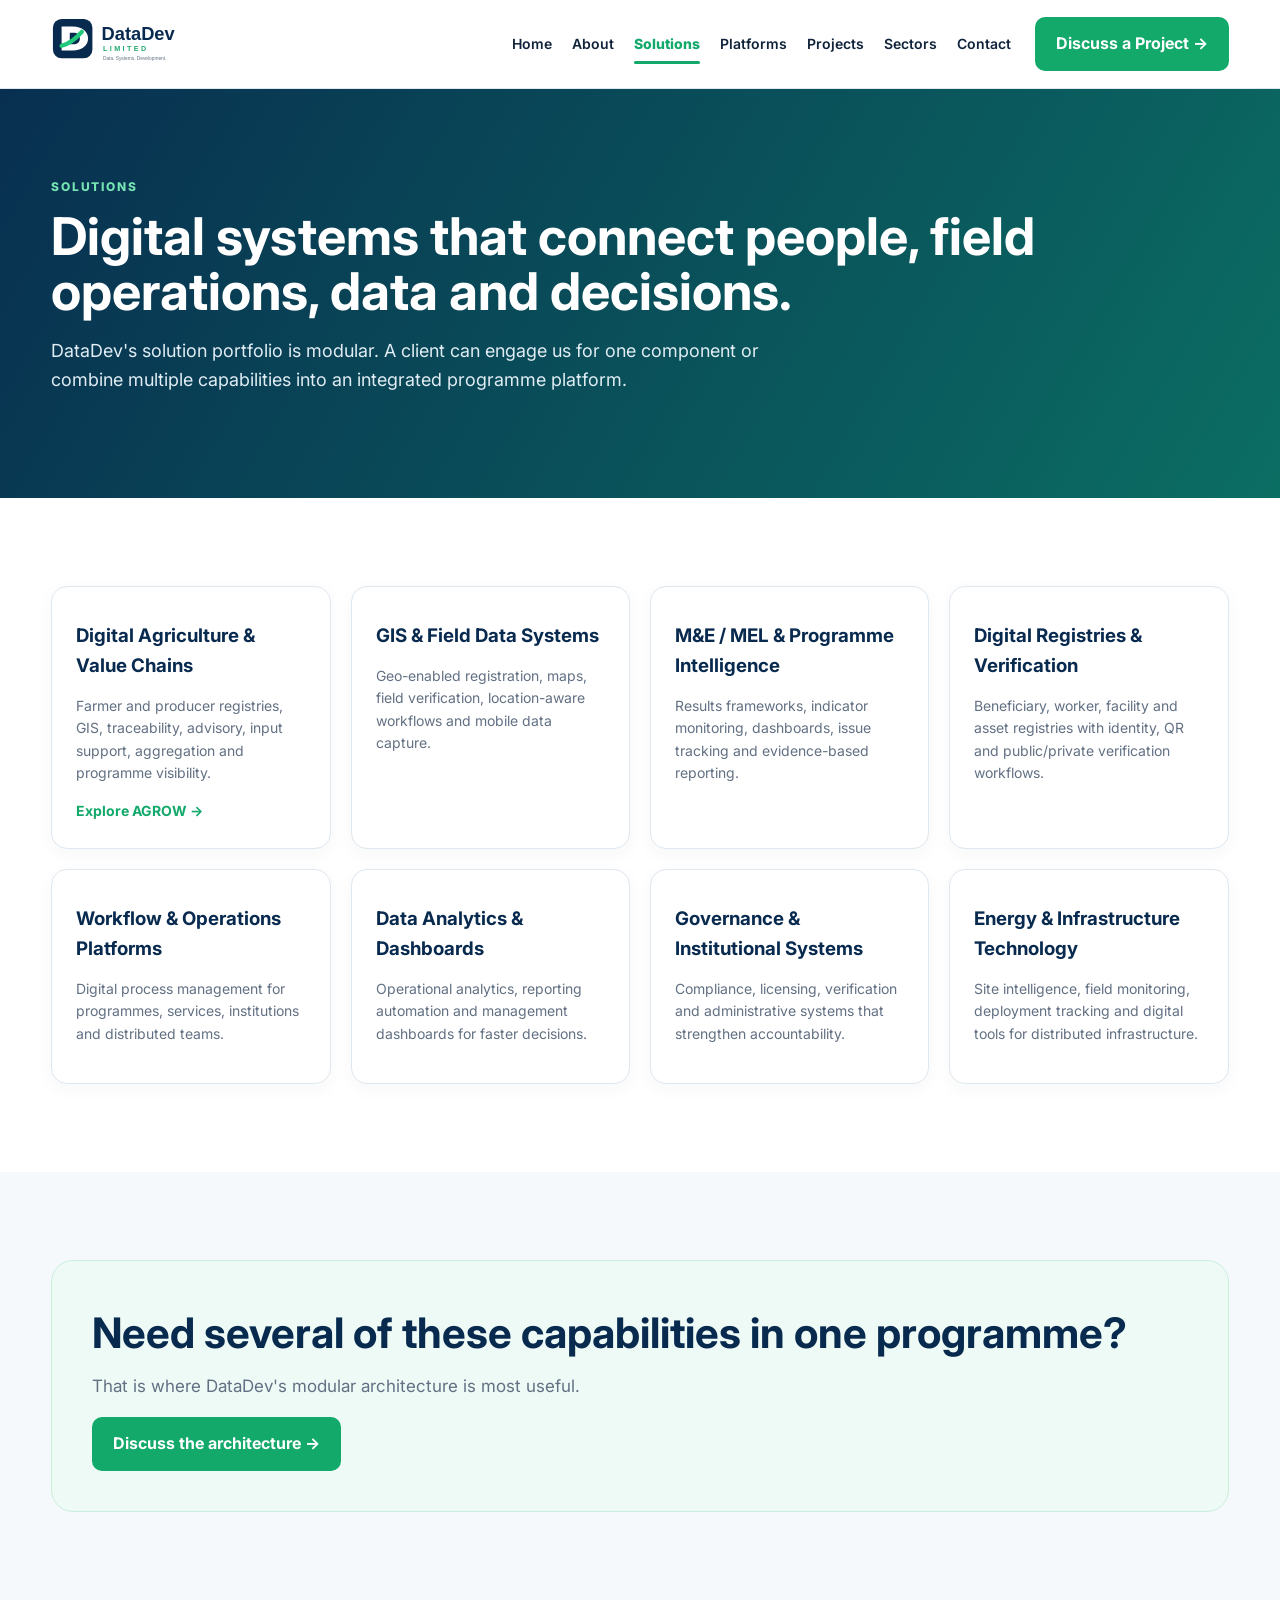
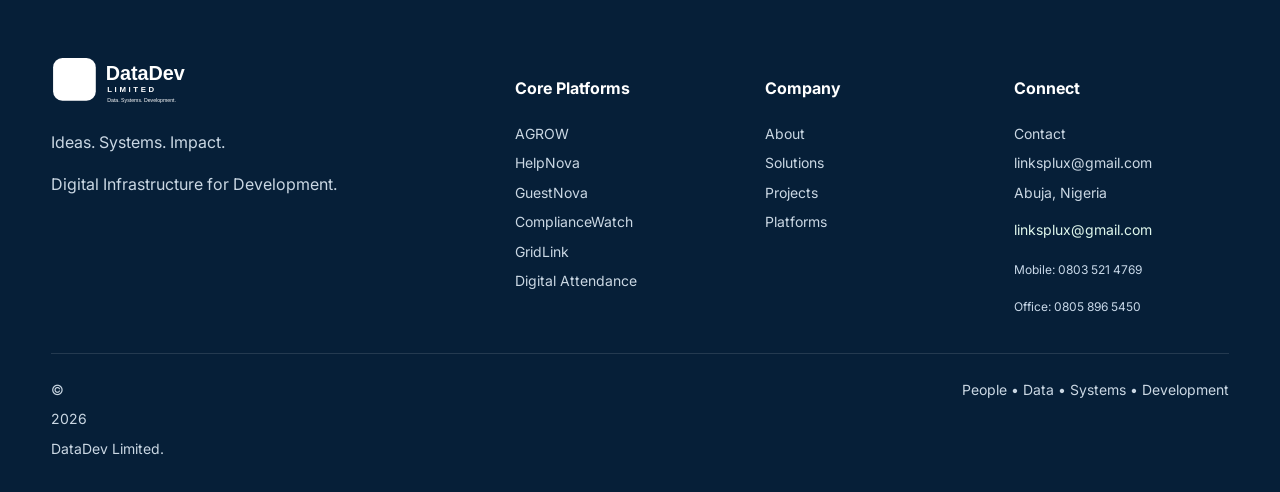
<file: solutions.html>
<!DOCTYPE html>

<html lang="en"><head><meta charset="utf-8"/><meta content="width=device-width,initial-scale=1" name="viewport"/>
<meta content="#0b315c" name="theme-color"/>
<meta content="website" property="og:type"/>
<meta content="DataDev Limited" property="og:site_name"/>
<meta content="DataDev Limited — Ideas. Systems. Impact." property="og:title"/>
<meta content="Digital solutions, data systems and technology platforms for development, institutions, businesses and communities." property="og:description"/>
<meta content="summary_large_image" name="twitter:card"/><title>Solutions — DataDev Limited</title><link href="assets/favicon.svg" rel="icon"/><link href="https://fonts.googleapis.com/css2?family=Inter:wght@400;500;600;700;800&amp;display=swap" rel="stylesheet"/><link href="styles.css" rel="stylesheet"/><link href="site.webmanifest" rel="manifest"/><link href="https://datadev.ng/solutions.html" rel="canonical"/><meta content="https://datadev.ng/solutions.html" property="og:url"/><meta content="https://datadev.ng/assets/project-previews/hero-universal.jpg" property="og:image"/><meta content="strict-origin-when-cross-origin" name="referrer"/><link crossorigin="anonymous" href="https://fonts.gstatic.com" rel="preconnect"/></head><body><a class="skip-link" href="#main-content">Skip to main content</a><header class="site-header"><div class="container nav"><a class="brand" href="index.html"><img alt="DataDev Limited digital platform visual" decoding="async" loading="lazy" src="assets/datadev-logo.svg"/></a><button aria-controls="primary-navigation" aria-expanded="false" class="menu" type="button">☰</button><nav aria-label="Primary navigation" class="navlinks" id="primary-navigation"><a href="index.html">Home</a><a href="about.html">About</a><a class="active" href="solutions.html">Solutions</a><a href="platforms.html">Platforms</a><a href="projects.html">Projects</a><a href="index.html#sectors">Sectors</a><a href="contact.html">Contact</a></nav><a class="btn btn-primary" href="contact.html">Discuss a Project →</a></div></header><main id="main-content"><section class="page-hero"><div class="container"><span class="eyebrow">SOLUTIONS</span><h1>Digital systems that connect people, field operations, data and decisions.</h1><p>DataDev's solution portfolio is modular. A client can engage us for one component or combine multiple capabilities into an integrated programme platform.</p></div></section><section class="section"><div class="container"><div class="grid solutions"><article class="card"><h3>Digital Agriculture &amp; Value Chains</h3><p>Farmer and producer registries, GIS, traceability, advisory, input support, aggregation and programme visibility.</p><a href="agrow.html">Explore AGROW →</a></article><article class="card"><h3>GIS &amp; Field Data Systems</h3><p>Geo-enabled registration, maps, field verification, location-aware workflows and mobile data capture.</p></article><article class="card"><h3>M&amp;E / MEL &amp; Programme Intelligence</h3><p>Results frameworks, indicator monitoring, dashboards, issue tracking and evidence-based reporting.</p></article><article class="card"><h3>Digital Registries &amp; Verification</h3><p>Beneficiary, worker, facility and asset registries with identity, QR and public/private verification workflows.</p></article><article class="card"><h3>Workflow &amp; Operations Platforms</h3><p>Digital process management for programmes, services, institutions and distributed teams.</p></article><article class="card"><h3>Data Analytics &amp; Dashboards</h3><p>Operational analytics, reporting automation and management dashboards for faster decisions.</p></article><article class="card"><h3>Governance &amp; Institutional Systems</h3><p>Compliance, licensing, verification and administrative systems that strengthen accountability.</p></article><article class="card"><h3>Energy &amp; Infrastructure Technology</h3><p>Site intelligence, field monitoring, deployment tracking and digital tools for distributed infrastructure.</p></article></div></div></section><section class="section tint"><div class="container cta"><h2>Need several of these capabilities in one programme?</h2><p class="lead">That is where DataDev's modular architecture is most useful.</p><a class="btn btn-primary" href="contact.html">Discuss the architecture →</a></div></section></main><footer class="footer"><div class="container footergrid"><div><img alt="DataDev Limited" decoding="async" loading="lazy" src="assets/datadev-logo.svg"/><p>Ideas. Systems. Impact.</p><p>Digital Infrastructure for Development.</p></div><div><h4>Core Platforms</h4><a href="agrow.html">AGROW</a><a href="helpnova.html">HelpNova</a><a href="guestnova.html">GuestNova</a><a href="compliancewatch.html">ComplianceWatch</a><a href="gridlink.html">GridLink</a><a href="digitalattendance.html">Digital Attendance</a></div><div><h4>Company</h4><a href="about.html">About</a><a href="solutions.html">Solutions</a><a href="projects.html">Projects</a><a href="platforms.html">Platforms</a></div><div><h4>Connect</h4><a href="contact.html">Contact</a><a href="mailto:linksplux@gmail.com">linksplux@gmail.com</a><span>Abuja, Nigeria</span></div></div><div class="container bottom"><span>© <span data-year=""></span> DataDev Limited.</span><span>People • Data • Systems • Development</span></div></footer><script src="site-config.js"></script><script src="script.js"></script></body></html>
</file>
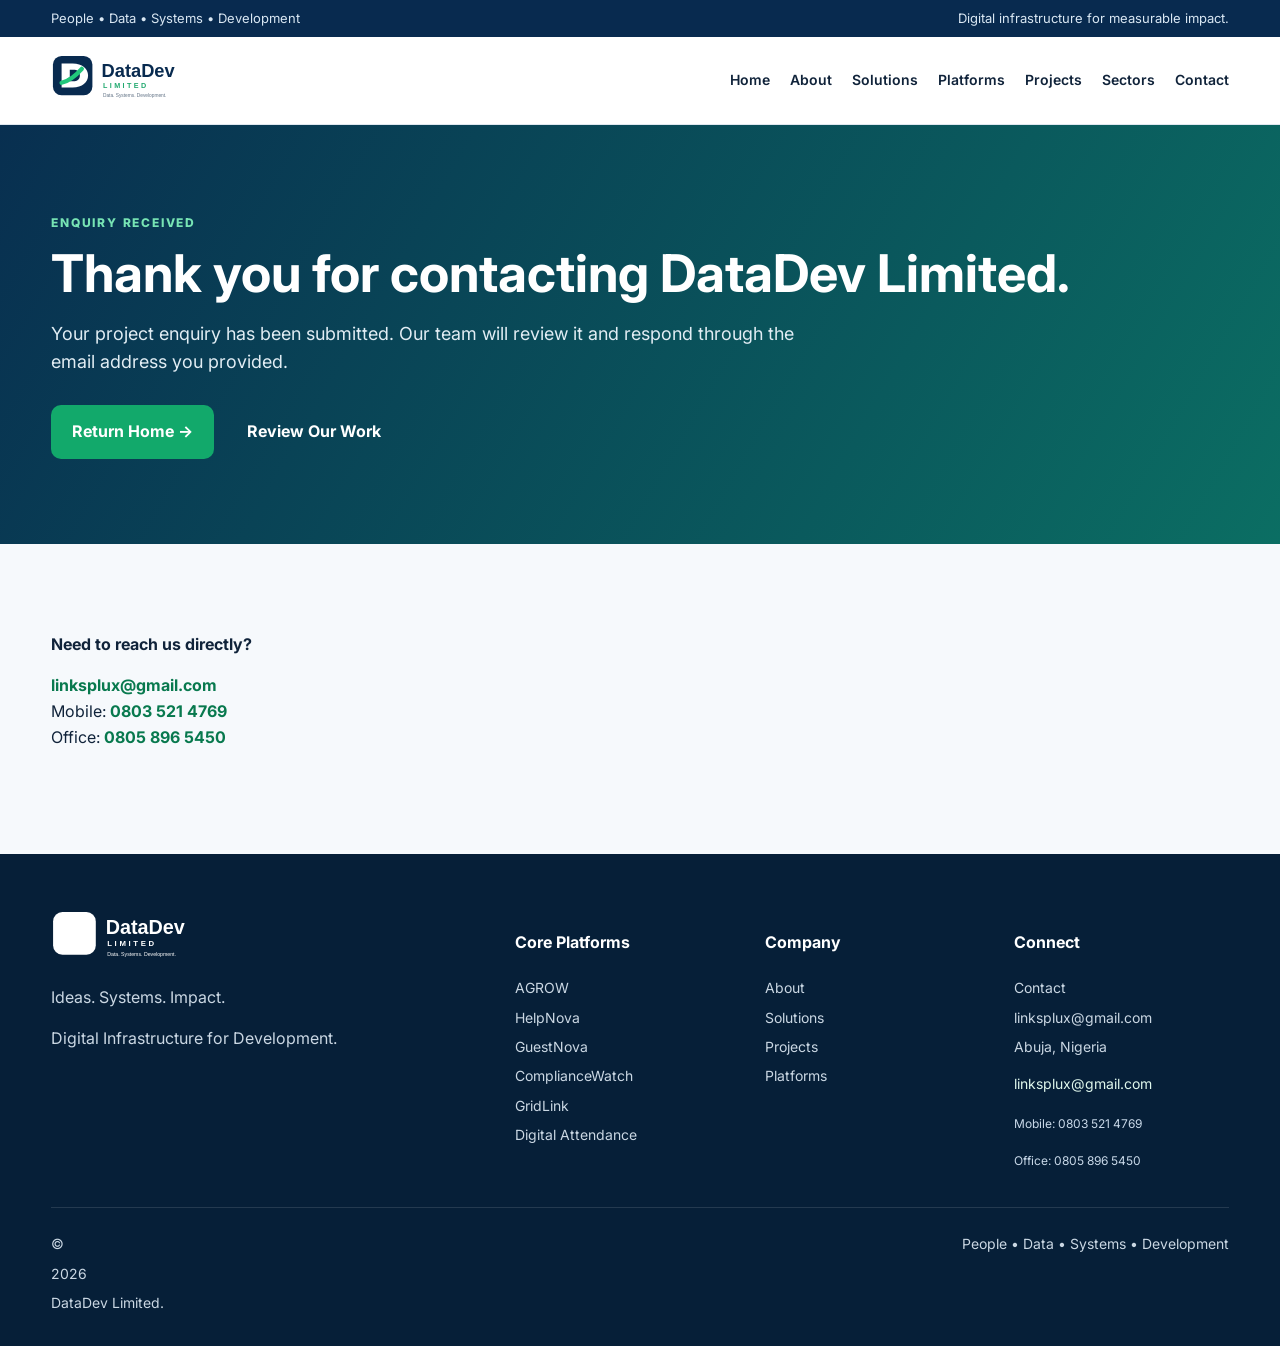
<file: thanks.html>
<!DOCTYPE html>

<html lang="en"><head><meta charset="utf-8"/><meta content="width=device-width,initial-scale=1" name="viewport"/><meta content="#0b315c" name="theme-color"/><meta content="Thank you for contacting DataDev Limited." name="description"/><title>Enquiry Received — DataDev Limited</title><link href="assets/favicon.svg" rel="icon"/><link href="https://fonts.googleapis.com/css2?family=Inter:wght@400;500;600;700;800&amp;display=swap" rel="stylesheet"/><link href="styles.css" rel="stylesheet"/><link href="site.webmanifest" rel="manifest"/><link href="https://datadev.ng/thanks.html" rel="canonical"/><meta content="https://datadev.ng/thanks.html" property="og:url"/><meta content="https://datadev.ng/assets/project-previews/hero-universal.jpg" property="og:image"/><meta content="summary_large_image" name="twitter:card"/><meta content="strict-origin-when-cross-origin" name="referrer"/><link crossorigin="anonymous" href="https://fonts.gstatic.com" rel="preconnect"/></head><body><a class="skip-link" href="#main-content">Skip to main content</a><header class="site-header"><div class="topbar"><div class="container"><span>People • Data • Systems • Development</span><span>Digital infrastructure for measurable impact.</span></div></div><div class="container nav"><a class="brand" href="index.html"><img alt="DataDev Limited" decoding="async" loading="lazy" src="assets/datadev-logo.svg"/></a><button aria-controls="primary-navigation" aria-expanded="false" aria-label="Toggle navigation" class="menu" type="button">☰</button><nav aria-label="Primary navigation" class="navlinks" id="primary-navigation"><a href="index.html">Home</a><a href="about.html">About</a><a href="solutions.html">Solutions</a><a href="platforms.html">Platforms</a><a href="projects.html">Projects</a><a href="index.html#sectors">Sectors</a><a href="contact.html">Contact</a></nav></div></header><main id="main-content"><section class="page-hero"><div class="container"><span class="eyebrow">ENQUIRY RECEIVED</span><h1>Thank you for contacting DataDev Limited.</h1><p>Your project enquiry has been submitted. Our team will review it and respond through the email address you provided.</p><div style="margin-top:28px;display:flex;gap:12px;flex-wrap:wrap"><a class="btn btn-primary" href="index.html">Return Home →</a><a class="btn btn-secondary" href="projects.html">Review Our Work</a></div></div></section><section class="section tint"><div class="container"><div class="contact-detail-card"><b>Need to reach us directly?</b><p><a href="mailto:linksplux@gmail.com">linksplux@gmail.com</a><br/>Mobile: <a href="tel:+2348035214769">0803 521 4769</a><br/>Office: <a href="tel:+2348058965450">0805 896 5450</a></p></div></div></section></main><footer class="footer"><div class="container footergrid"><div><img alt="DataDev Limited" decoding="async" loading="lazy" src="assets/datadev-logo.svg"/><p>Ideas. Systems. Impact.</p><p>Digital Infrastructure for Development.</p></div><div><h4>Core Platforms</h4><a href="agrow.html">AGROW</a><a href="helpnova.html">HelpNova</a><a href="guestnova.html">GuestNova</a><a href="compliancewatch.html">ComplianceWatch</a><a href="gridlink.html">GridLink</a><a href="digitalattendance.html">Digital Attendance</a></div><div><h4>Company</h4><a href="about.html">About</a><a href="solutions.html">Solutions</a><a href="projects.html">Projects</a><a href="platforms.html">Platforms</a></div><div><h4>Connect</h4><a href="contact.html">Contact</a><a href="mailto:linksplux@gmail.com">linksplux@gmail.com</a><span>Abuja, Nigeria</span></div></div><div class="container bottom"><span>© <span data-year=""></span> DataDev Limited.</span><span>People • Data • Systems • Development</span></div></footer><script src="site-config.js"></script><script src="script.js"></script></body></html>
</file>
<file: styles.css>
:root{--navy:#082a4f;--navy2:#0d3b66;--green:#12a96b;--green2:#6bdca0;--ink:#10233a;--muted:#627083;--bg:#f6f9fc;--line:#dfe7ef;--white:#fff;--shadow:0 12px 30px rgba(8,42,79,.10)}*{box-sizing:border-box}html{scroll-behavior:smooth}body{margin:0;font-family:Inter,Arial,sans-serif;color:var(--ink);background:#fff;line-height:1.6}a{color:inherit;text-decoration:none}.container{width:min(1180px,92%);margin:auto}.topbar{background:var(--navy);color:#d9e7f3;font-size:13px}.topbar .container{display:flex;justify-content:space-between;padding:8px 0}.site-header{position:sticky;top:0;z-index:50;background:#fff;box-shadow:0 1px 0 var(--line)}.nav{display:flex;align-items:center;gap:24px;padding:16px 0}.brand img{height:48px}.navlinks{display:flex;gap:20px;margin-left:auto;align-items:center}.navlinks a{font-weight:600;font-size:14px}.navlinks a:hover{color:var(--green)}.btn{display:inline-flex;align-items:center;justify-content:center;padding:13px 20px;border-radius:10px;font-weight:700;border:1px solid transparent}.btn-primary{background:var(--green);color:#fff}.btn-outline{border-color:#b9cad9;color:var(--navy);background:#fff}.menu{display:none;background:none;border:0;font-size:26px}.hero{background:linear-gradient(115deg,#072b51 0%,#0c4a76 58%,#0b8d67 120%);color:#fff;overflow:hidden}.hero .container{display:grid;grid-template-columns:1.15fr .85fr;gap:50px;align-items:center;min-height:650px;padding:70px 0}.eyebrow,.kicker{letter-spacing:.15em;text-transform:uppercase;font-size:12px;font-weight:800}.eyebrow{color:#77e4b4}.hero h1{font-size:58px;line-height:1.02;margin:16px 0}.hero h1 span{color:#83e6b0}.hero p{font-size:18px;max-width:720px;color:#e5edf4}.actions{display:flex;gap:14px;flex-wrap:wrap;margin:26px 0}.hero-visual{position:relative;min-height:430px}.orb{position:absolute;border-radius:50%;border:1px solid rgba(255,255,255,.2)}.orb.a{width:410px;height:410px;right:0;top:10px}.orb.b{width:290px;height:290px;right:60px;top:70px}.core{position:absolute;right:120px;top:120px;background:#fff;color:var(--navy);width:170px;height:170px;border-radius:28px;display:flex;flex-direction:column;justify-content:center;align-items:center;box-shadow:0 20px 50px rgba(0,0,0,.24)}.core img{width:72px;margin-bottom:8px}.float{position:absolute;background:rgba(7,31,58,.86);border:1px solid rgba(255,255,255,.18);backdrop-filter:blur(8px);padding:12px 15px;border-radius:10px;font-size:13px}.f1{top:35px;left:10px}.f2{top:150px;right:0}.f3{bottom:60px;left:0}.f4{bottom:10px;right:40px}.metricbar{margin-top:-38px;position:relative;z-index:3}.metrics{background:#fff;box-shadow:var(--shadow);border-radius:18px;display:grid;grid-template-columns:repeat(4,1fr);padding:26px}.metrics div{padding:0 22px;border-right:1px solid var(--line)}.metrics div:last-child{border-right:0}.metrics strong{display:block;color:var(--navy);font-size:18px}.metrics span{font-size:13px;color:var(--muted)}.section{padding:88px 0}.tint{background:var(--bg)}.section-head{display:grid;grid-template-columns:1.05fr .95fr;gap:50px;align-items:end;margin-bottom:36px}.kicker{color:var(--green)}h2{font-size:42px;line-height:1.12;margin:8px 0 0;color:var(--navy)}.section-head p,.lead{color:var(--muted);font-size:17px}.grid{display:grid;gap:20px}.solutions{grid-template-columns:repeat(4,1fr)}.card{border:1px solid var(--line);border-radius:16px;padding:24px;background:#fff;box-shadow:0 5px 18px rgba(8,42,79,.04)}.card h3{color:var(--navy);margin:10px 0 8px}.icon{width:44px;height:44px;border-radius:12px;background:#e8fbf2;display:grid;place-items:center;color:var(--green);font-weight:800}.card p{color:var(--muted);font-size:14px}.card a{color:var(--green);font-weight:700;font-size:14px}.platforms{grid-template-columns:repeat(2,1fr)}.platform{padding:30px;border-radius:20px;color:#fff;min-height:320px}.agrow{background:linear-gradient(135deg,#0b774e,#11ad70)}.helpnova{background:linear-gradient(135deg,#123c7a,#2173d1)}.guestnova{background:linear-gradient(135deg,#5c3a8e,#7d62c4)}.compliance{background:linear-gradient(135deg,#7b3b16,#b6652b)}.platform small{letter-spacing:.14em;font-weight:800}.platform ul{padding-left:18px}.platform .btn{margin-top:8px;background:#fff;color:#183a59}.band{background:linear-gradient(120deg,#082f50,#0c715d);color:#fff}.band h2{color:#fff}.band p{color:#dceaf0}.two{display:grid;grid-template-columns:1fr 1fr;gap:50px;align-items:center}.tags{display:flex;gap:10px;flex-wrap:wrap;margin-top:22px}.tags span{background:rgba(255,255,255,.1);border:1px solid rgba(255,255,255,.18);padding:8px 10px;border-radius:999px;font-size:13px}.panel{background:#fff;color:var(--ink);padding:30px;border-radius:20px}.panel h3{color:var(--navy)}.sectors{grid-template-columns:repeat(3,1fr)}.sector{border-top:4px solid var(--green)}.status{display:inline-block;background:#edf5ff;color:#245c96;padding:5px 9px;border-radius:999px;font-size:12px;font-weight:700}.case-grid{grid-template-columns:repeat(2,1fr)}.case{padding:28px}.case h3{font-size:26px}.case .meta{display:flex;gap:8px;flex-wrap:wrap;margin:14px 0}.case .meta span{font-size:12px;border:1px solid var(--line);padding:5px 8px;border-radius:999px}.cta{background:#eefaf5;border:1px solid #cbeedc;border-radius:22px;padding:40px}.footer{background:#061f38;color:#cad7e3;padding:55px 0 25px}.footergrid{display:grid;grid-template-columns:2fr 1fr 1fr 1fr;gap:35px}.footer img{height:52px;filter:brightness(0) invert(1)}.footer h4{color:#fff}.footer a,.footer span{display:block;font-size:14px;margin:7px 0}.bottom{border-top:1px solid rgba(255,255,255,.12);margin-top:30px;padding-top:18px;display:flex;justify-content:space-between;font-size:13px}.page-hero{background:linear-gradient(120deg,#082f50,#0b6e63);color:#fff;padding:85px 0}.page-hero h1{font-size:52px;line-height:1.05;margin:12px 0}.page-hero p{max-width:760px;color:#e1edf4;font-size:18px}.feature-list{display:grid;grid-template-columns:repeat(3,1fr);gap:18px}.feature{padding:22px;border:1px solid var(--line);border-radius:16px;background:#fff}.feature h3{color:var(--navy)}.timeline{display:grid;gap:14px}.step{display:grid;grid-template-columns:52px 1fr;gap:16px;padding:18px;background:#fff;border:1px solid var(--line);border-radius:14px}.step b{width:42px;height:42px;background:#e8fbf2;color:var(--green);border-radius:50%;display:grid;place-items:center}.contactbox{display:grid;grid-template-columns:.85fr 1.15fr;gap:35px}.contact-form{background:#fff;border:1px solid var(--line);padding:28px;border-radius:18px}.row{display:grid;grid-template-columns:1fr 1fr;gap:14px}label{display:block;font-weight:700;font-size:13px;margin-bottom:12px}input,select,textarea{width:100%;margin-top:6px;padding:12px 13px;border:1px solid #cdd8e2;border-radius:9px;font:inherit}textarea{resize:vertical}.note{font-size:12px;color:var(--muted)}@media(max-width:900px){.navlinks{display:none;position:absolute;left:0;right:0;top:80px;background:#fff;padding:18px 4%;box-shadow:var(--shadow);flex-direction:column;align-items:flex-start}.navlinks.open{display:flex}.menu{display:block;margin-left:auto}.nav>.btn{display:none}.hero .container,.two,.section-head,.contactbox{grid-template-columns:1fr}.hero h1{font-size:44px}.hero-visual{min-height:350px}.solutions,.sectors,.feature-list{grid-template-columns:repeat(2,1fr)}.platforms,.case-grid{grid-template-columns:1fr}.metrics{grid-template-columns:repeat(2,1fr);gap:16px}.metrics div{border-right:0}.footergrid{grid-template-columns:1fr 1fr}.page-hero h1{font-size:42px}}@media(max-width:560px){.topbar .container{flex-direction:column;gap:4px}.hero .container{padding:50px 0}.hero h1{font-size:38px}.hero-visual{display:none}.solutions,.sectors,.feature-list,.metrics,.row,.footergrid{grid-template-columns:1fr}.section{padding:62px 0}h2{font-size:34px}.page-hero h1{font-size:36px}.bottom{flex-direction:column;gap:8px}}

/* ===== DataDev V3 visual layer ===== */
:root{--v3-navy:#082d59;--v3-deep:#052444;--v3-green:#13a564;--v3-green2:#65d69b;--v3-blue:#1676cf;--v3-ink:#102b4f;--v3-pale:#f3faf7}
.navlinks a.active{color:var(--green);font-weight:800;position:relative}.navlinks a.active:after{content:"";height:3px;border-radius:3px;background:var(--green);position:absolute;left:0;right:0;bottom:-9px}.nav-cta{white-space:nowrap}
.hero-v3{position:relative;overflow:hidden;background:radial-gradient(circle at 74% 24%,rgba(34,181,121,.20),transparent 25%),linear-gradient(120deg,#06264a 0%,#0a3d69 58%,#0c695e 100%);color:#fff;padding:78px 0 72px}.hero-v3:before{content:"";position:absolute;inset:0;background:linear-gradient(90deg,transparent 0 48%,rgba(255,255,255,.04) 48% 49%,transparent 49% 100%);pointer-events:none}.hero-grid{display:grid;grid-template-columns:1.03fr .97fr;gap:54px;align-items:center}.hero-copy h1{font-size:clamp(44px,5.3vw,78px);line-height:.98;letter-spacing:-.045em;margin:12px 0 24px;max-width:790px}.hero-copy h1 span{color:#78e3aa}.hero-copy p{font-size:18px;line-height:1.72;color:#dceaf5;max-width:720px}.hero-outline{border-color:rgba(255,255,255,.65);color:#fff}.hero-points{display:flex;gap:18px 28px;flex-wrap:wrap;margin-top:28px;color:#d8edf1;font-size:13px;font-weight:700}.impact-mosaic{min-height:485px;position:relative;border-radius:34px;background:linear-gradient(150deg,rgba(255,255,255,.12),rgba(255,255,255,.035));border:1px solid rgba(255,255,255,.18);box-shadow:0 34px 70px rgba(0,0,0,.22);overflow:hidden}.impact-mosaic:before{content:"";position:absolute;inset:-20%;background:radial-gradient(circle at 52% 48%,rgba(66,225,150,.28),transparent 29%),radial-gradient(circle at 23% 78%,rgba(42,133,227,.30),transparent 28%)}.mosaic-card{position:absolute;border-radius:20px;padding:18px;color:#fff;backdrop-filter:blur(10px);border:1px solid rgba(255,255,255,.20);box-shadow:0 16px 30px rgba(0,0,0,.16)}.mosaic-card span{display:block;font-size:10px;letter-spacing:.16em;margin-bottom:7px;opacity:.85}.mosaic-card strong{font-size:15px;line-height:1.25}.mosaic-card.main{left:7%;top:8%;width:46%;min-height:152px;background:linear-gradient(135deg,rgba(11,70,116,.92),rgba(10,118,104,.82))}.mosaic-card.main strong{display:block;font-size:26px;margin:6px 0}.mosaic-card.main small{color:#d9f4eb}.mosaic-icon{font-size:30px}.mosaic-card.agriculture{right:7%;top:9%;width:34%;height:118px;background:linear-gradient(145deg,#158b57,#286f45)}.mosaic-card.institutions{right:8%;top:38%;width:41%;height:110px;background:linear-gradient(145deg,#1763a7,#123b76)}.mosaic-card.energy{left:6%;bottom:8%;width:34%;height:108px;background:linear-gradient(145deg,#0d6a83,#0d4b72)}.mosaic-card.services{right:7%;bottom:8%;width:38%;height:108px;background:linear-gradient(145deg,#3e65bb,#5549a0)}.mosaic-core{position:absolute;left:42%;top:48%;transform:translate(-50%,-50%);width:132px;height:132px;border-radius:30px;background:#fff;color:#123b67;display:flex;flex-direction:column;align-items:center;justify-content:center;box-shadow:0 20px 45px rgba(0,0,0,.28);z-index:3}.mosaic-core img{width:46px;margin-bottom:7px}.mosaic-core b{font-size:20px}.mosaic-core small{font-size:10px;color:#6a7d91;margin-top:3px}
.proof-strip{background:#fff;border-bottom:1px solid #e4edf3}.proof-grid{display:grid;grid-template-columns:repeat(4,1fr);padding:24px 0}.proof-grid div{display:flex;align-items:center;justify-content:center;gap:12px;border-right:1px solid #dce6ec}.proof-grid div:last-child{border-right:0}.proof-grid b{font-size:27px;color:#0a4f84}.proof-grid span{font-size:13px;color:#607386;max-width:130px}
.v3-section{background:linear-gradient(180deg,#fff,#f7fbfd)}.section-head.compact{align-items:end}.capability-grid{display:grid;grid-template-columns:repeat(3,1fr);gap:18px}.capability{display:flex;gap:18px;padding:25px;border:1px solid #dfe9ef;border-radius:20px;background:#fff;box-shadow:0 10px 24px rgba(28,64,92,.05)}.cap-no{display:flex;width:42px;height:42px;border-radius:13px;align-items:center;justify-content:center;background:#e9f8f0;color:#0a8d55;font-weight:800;flex:0 0 auto}.capability h3{margin:2px 0 9px;font-size:17px}.capability p{margin:0;font-size:13px;line-height:1.65;color:#64778a}
.showcase-section{background:linear-gradient(135deg,#eef9f5,#f5f9fe)}.platform-showcase{display:grid;grid-template-columns:repeat(4,1fr);gap:16px}.showcase{border-radius:24px;background:#fff;overflow:hidden;border:1px solid #dce8ee;box-shadow:0 12px 26px rgba(21,62,90,.07)}.showcase-top{padding:18px 20px;color:#fff;display:flex;justify-content:space-between;align-items:center}.showcase-top span{font-size:9px;letter-spacing:.14em;font-weight:800}.showcase-top b{font-size:20px}.agrow-show .showcase-top{background:linear-gradient(135deg,#0f8c53,#20b06d)}.help-show .showcase-top{background:linear-gradient(135deg,#0a66b6,#168bd2)}.guest-show .showcase-top{background:linear-gradient(135deg,#5b4ec2,#7b65d8)}.compliance-show .showcase-top{background:linear-gradient(135deg,#b8612d,#d37a3a)}.showcase h3,.showcase p,.showcase>a{margin-left:20px;margin-right:20px}.showcase h3{font-size:17px;line-height:1.28;margin-top:18px}.showcase p{font-size:13px;line-height:1.6;color:#66788a}.showcase>a{display:inline-block;margin-bottom:22px;color:#0a7e55;font-weight:800;font-size:13px}.mini-ui{height:155px;background:#f4faf7;margin:0;position:relative;padding:16px}.ui-top{height:16px;border-radius:6px;background:#d8ece3;margin-bottom:12px}.ui-map{height:72px;border-radius:12px;background:linear-gradient(140deg,#dbf1e5,#eaf3f9);position:relative}.ui-map i{position:absolute;width:9px;height:9px;border-radius:50%;background:#14a76b;box-shadow:0 0 0 4px rgba(20,167,107,.13)}.ui-map i:nth-child(1){left:20%;top:35%}.ui-map i:nth-child(2){left:45%;top:22%}.ui-map i:nth-child(3){left:70%;top:42%}.ui-map i:nth-child(4){left:35%;top:64%}.ui-map i:nth-child(5){left:78%;top:68%}.ui-stats{display:flex;gap:7px;margin-top:10px}.ui-stats span{height:16px;flex:1;border-radius:6px;background:#dfeee8}.service-ui{display:flex;align-items:center;gap:14px;background:#eef6fd}.avatar{width:58px;height:58px;border-radius:50%;background:linear-gradient(140deg,#84c8f2,#0d78c6)}.service-lines{flex:1}.service-lines i{display:block;height:11px;background:#d7e7f4;border-radius:5px;margin:8px 0}.service-lines i:nth-child(2){width:75%}.service-lines i:nth-child(3){width:50%}.service-badges{position:absolute;bottom:14px;left:16px;display:flex;gap:7px}.service-badges span{font-size:10px;padding:5px 8px;border-radius:20px;background:#dff4e9;color:#168755;font-weight:700}.guest-ui{background:#f4f0fb;display:grid;grid-template-columns:1.2fr .8fr;gap:10px}.room{border-radius:12px;background:linear-gradient(135deg,#8b79cf,#cfc7ec);position:relative}.room:after{content:"";position:absolute;left:18%;right:18%;bottom:18%;height:28%;background:#fff;border-radius:6px}.booking{background:#fff;border-radius:12px;padding:12px}.booking i{display:block;height:10px;background:#ece8f8;border-radius:5px;margin:8px 0}.booking button{border:0;border-radius:7px;background:#6c58c9;color:#fff;font-size:10px;padding:7px}.compliance-ui{background:#fff5ef;display:flex;align-items:center;gap:16px}.shield{width:64px;height:74px;border-radius:28px 28px 38px 38px;background:#cf7138;color:#fff;font-size:28px;display:flex;align-items:center;justify-content:center}.compliance-ui div:nth-child(2){flex:1}.compliance-ui i{display:block;height:11px;background:#edd9ce;border-radius:5px;margin:8px 0}.verified{position:absolute;right:14px;bottom:14px;background:#e5f4ea;color:#14804f;font-size:10px;border-radius:20px;padding:6px 9px;font-weight:700}
.agrow-feature{background:linear-gradient(135deg,#0a355c,#0b6d68);color:#fff}.agrow-feature-grid{display:grid;grid-template-columns:1fr 1fr;gap:44px;align-items:center}.agrow-feature h2{font-size:42px;line-height:1.1;margin:10px 0 18px}.agrow-feature p{color:#d8ebef;line-height:1.75}.agrow-feature .tags span{border-color:rgba(255,255,255,.25);color:#eef8f6;background:rgba(255,255,255,.07)}.dashboard-preview{background:#fff;color:#173654;border-radius:24px;padding:18px;box-shadow:0 30px 55px rgba(0,0,0,.22)}.dash-head{display:flex;justify-content:space-between;border-bottom:1px solid #e2ebf0;padding-bottom:12px}.dash-head span{font-weight:800}.dash-head small{color:#7790a4}.dash-kpis{display:grid;grid-template-columns:repeat(3,1fr);gap:10px;margin:14px 0}.dash-kpis div{padding:12px;border-radius:12px;background:#f2f8f5}.dash-kpis b,.dash-kpis span{display:block}.dash-kpis span{font-size:10px;color:#748899;margin-top:3px}.dash-body{display:grid;grid-template-columns:1.3fr .7fr;gap:12px}.map-graphic{height:180px;border-radius:14px;background:linear-gradient(145deg,#d9eee4,#e9f1f8);position:relative;overflow:hidden}.map-graphic:before,.map-graphic:after{content:"";position:absolute;border-radius:48% 52% 42% 58%;background:#b5dcc8}.map-graphic:before{width:130px;height:100px;left:24%;top:21%}.map-graphic:after{width:85px;height:70px;right:13%;bottom:17%}.map-graphic i{position:absolute;width:8px;height:8px;border-radius:50%;background:#0fa35f;z-index:2}.map-graphic i:nth-child(1){left:30%;top:30%}.map-graphic i:nth-child(2){left:45%;top:43%}.map-graphic i:nth-child(3){left:60%;top:35%}.map-graphic i:nth-child(4){left:72%;top:60%}.map-graphic i:nth-child(5){left:38%;top:64%}.map-graphic i:nth-child(6){left:54%;top:73%}.map-graphic i:nth-child(7){left:80%;top:28%}.chart-graphic{display:flex;align-items:end;gap:8px;height:180px;background:#f5f8fb;border-radius:14px;padding:18px}.chart-graphic span{flex:1;background:linear-gradient(#25ad75,#0c6eb2);border-radius:6px 6px 2px 2px}.preview-note{font-size:10px!important;color:#7c8e9e!important;margin:10px 2px 0!important}
.sector-v3-grid{display:grid;grid-template-columns:repeat(3,1fr);gap:16px}.sector-v3-grid article{border:1px solid #dfe9ef;border-radius:20px;padding:24px;background:#fff}.sector-v3-grid article>span{font-size:29px}.sector-v3-grid h3{margin:14px 0 8px}.sector-v3-grid p{margin:0;color:#657789;font-size:13px;line-height:1.6}.final-cta{background:linear-gradient(135deg,#f4fbf7,#eef6fd)}.final-cta-grid{display:grid;grid-template-columns:1.2fr .8fr;gap:30px;align-items:center}.final-cta .actions{justify-content:flex-end}
@media(max-width:1050px){.hero-grid,.agrow-feature-grid{grid-template-columns:1fr}.impact-mosaic{min-height:430px}.platform-showcase{grid-template-columns:repeat(2,1fr)}.capability-grid,.sector-v3-grid{grid-template-columns:repeat(2,1fr)}.nav-cta{display:none}}
@media(max-width:720px){.hero-v3{padding:54px 0}.hero-copy h1{font-size:43px}.impact-mosaic{min-height:420px}.mosaic-card.main{width:58%}.mosaic-core{left:48%}.proof-grid{grid-template-columns:repeat(2,1fr)}.proof-grid div:nth-child(2){border-right:0}.proof-grid div{padding:8px}.capability-grid,.platform-showcase,.sector-v3-grid{grid-template-columns:1fr}.final-cta-grid{grid-template-columns:1fr}.final-cta .actions{justify-content:flex-start}.agrow-feature h2{font-size:34px}.section-head.compact{align-items:start}}

/* V5 visual portfolio + published contact details */
.prototype-img{width:100%;height:165px;object-fit:cover;display:block;background:#eef4f7;border-bottom:1px solid #dce8ee}.case-image{width:100%;aspect-ratio:16/9;object-fit:cover;border-radius:14px;margin:10px 0 16px;border:1px solid #dce7ed}.portfolio-visual{background:#fff}.visual-grid{display:grid;grid-template-columns:.78fr 1.22fr;gap:36px;align-items:center}.visual-frame{margin:0;border:1px solid #dce8ee;border-radius:22px;overflow:hidden;box-shadow:0 18px 40px rgba(17,51,79,.10);background:#fff}.visual-frame img{display:block;width:100%;height:auto}.visual-frame figcaption,.prototype-gallery figcaption{font-size:11px;color:#687b8d;padding:10px 14px;background:#f8fbfc}.prototype-gallery{display:grid;grid-template-columns:repeat(2,1fr);gap:20px;margin-top:28px}.prototype-gallery figure{margin:0;border:1px solid #dce8ee;border-radius:18px;overflow:hidden;background:#fff;box-shadow:0 10px 24px rgba(17,51,79,.06)}.prototype-gallery img{width:100%;aspect-ratio:16/9;object-fit:cover;display:block}.footer-contact-extra{display:flex;flex-direction:column;gap:4px;margin-top:8px}.footer-contact-extra a{color:#dff7ec!important}.footer-contact-extra span{font-size:12px;color:#c8d8e8}.contact-detail-card small{color:#6a7d8e}.contact-detail-card a{color:#08794e;font-weight:700}@media(max-width:850px){.visual-grid{grid-template-columns:1fr}.prototype-gallery{grid-template-columns:1fr}}

/* V6 final landing-page visual integration */
.hero-visual-final{background:linear-gradient(180deg,#071f3b,#0b315c);padding:0}.hero-visual-shell{max-width:1440px;padding-top:0;padding-bottom:0}.hero-desktop-art{position:relative;overflow:hidden;background:#082b50}.hero-desktop-art>img{display:block;width:100%;height:auto;aspect-ratio:2048/477;object-fit:cover}.hero-art-actions{position:absolute;left:3.8%;bottom:8%;display:flex;gap:12px;z-index:2}.hero-art-actions .btn{box-shadow:0 10px 24px rgba(0,0,0,.18)}.btn-glass{background:rgba(5,28,53,.58);border:1px solid rgba(255,255,255,.65);color:#fff;backdrop-filter:blur(8px)}.btn-glass:hover{background:rgba(5,28,53,.78);color:#fff}.hero-mobile-copy{display:none}.sr-only{position:absolute!important;width:1px!important;height:1px!important;padding:0!important;margin:-1px!important;overflow:hidden!important;clip:rect(0,0,0,0)!important;white-space:nowrap!important;border:0!important}
@media(max-width:900px){.hero-desktop-art{display:none}.hero-mobile-copy{display:block;padding:58px 0;color:#fff}.hero-mobile-copy h1{font-size:46px;line-height:1.04;letter-spacing:-.04em;margin:12px 0 20px;max-width:760px}.hero-mobile-copy h1 span{color:#67dda6}.hero-mobile-copy p{max-width:720px;color:#d6e6f1;font-size:16px;line-height:1.7}.hero-mobile-copy .hero-outline{color:#fff;border-color:rgba(255,255,255,.55)}.hero-mobile-copy .hero-points{color:#d8e8f1}}
@media(max-width:560px){.hero-mobile-copy{padding:44px 0}.hero-mobile-copy h1{font-size:39px}.hero-mobile-copy .actions{align-items:stretch}.hero-mobile-copy .actions .btn{width:100%;text-align:center}.hero-mobile-copy .hero-points{grid-template-columns:1fr 1fr;gap:8px 14px}}

.field-help{display:block;margin-top:6px;font-size:.78rem;color:#6b7b8c;font-weight:500}.contact-form button[disabled]{opacity:.7;cursor:wait}

/* V7 portfolio consolidation */
.gridlink{background:linear-gradient(135deg,#6b4d00,#d49a16)}
.gridlink-show .showcase-top{background:linear-gradient(135deg,#9a6a00,#d79d18)}
.platform-showcase{grid-template-columns:repeat(6,1fr)}
.platform-showcase>.showcase{grid-column:span 2}
.platform-showcase>.showcase:nth-child(4){grid-column:2/span 2}
.platform-showcase>.showcase:nth-child(5){grid-column:4/span 2}
.core-platform-grid .platform:last-child{grid-column:1/-1;min-height:auto}
.shared-architecture{background:#f7fbfd;border-top:1px solid #e2edf2;border-bottom:1px solid #e2edf2}
.architecture-flow{display:flex;align-items:center;gap:10px;flex-wrap:wrap;margin-top:26px}
.architecture-flow span{background:#fff;border:1px solid #dce7ed;border-radius:999px;padding:9px 12px;font-size:12px;font-weight:700;color:#173954}
.architecture-flow b{color:#13a96b}
.dark-tags span{background:#f1f7f4;border-color:#d5e9df;color:#174a3a}
.portfolio-five>.case:last-child{grid-column:1/-1}
.client-case{border-left:5px solid #0c7ac2}
.core-five article:last-child{grid-column:2/span 1}
@media(max-width:1050px){.platform-showcase{grid-template-columns:repeat(2,1fr)}.platform-showcase>.showcase,.platform-showcase>.showcase:nth-child(4),.platform-showcase>.showcase:nth-child(5){grid-column:auto}.core-five article:last-child{grid-column:auto}}
@media(max-width:720px){.platform-showcase{grid-template-columns:1fr}.portfolio-five>.case:last-child{grid-column:auto}.architecture-flow{align-items:flex-start}.architecture-flow b{display:none}.core-five article:last-child{grid-column:auto}}

/* V7.1 equal-platform portfolio refinements */
.platform-showcase{grid-template-columns:repeat(5,minmax(0,1fr))}
.platform-showcase>.showcase,.platform-showcase>.showcase:nth-child(4),.platform-showcase>.showcase:nth-child(5){grid-column:auto}
.showcase-top{min-height:64px;gap:8px}.showcase-top span{max-width:45%}.showcase-top b{font-size:18px;text-align:right}
.portfolio-principle{padding-top:20px}.portfolio-principle-box{border:1px solid #d9e7ee;background:linear-gradient(135deg,#f7fbfd,#eff9f5);border-radius:22px;padding:34px}.portfolio-principle-box h2{margin:8px 0 12px}.portfolio-principle-box .lead{margin:0}
.core-platform-grid{grid-template-columns:repeat(5,minmax(0,1fr))}.core-platform-grid .platform:last-child{grid-column:auto}.core-platform-grid .platform{min-height:420px;padding:24px}.core-platform-grid .platform h3{font-size:27px}.core-platform-grid .platform p,.core-platform-grid .platform li{font-size:13px}.gridlink{background:linear-gradient(135deg,#765800,#c58a08)}
.platform-detail-hero .two{align-items:center}.detail-hero-image{width:100%;max-height:330px;object-fit:cover;border-radius:22px;border:1px solid rgba(255,255,255,.18);box-shadow:0 18px 45px rgba(0,0,0,.18)}.light-tags span{background:#eef6f3;border-color:#d5e8df;color:#164d3a}.equal-standing-note{padding-bottom:20px}
@media(max-width:1200px){.platform-showcase,.core-platform-grid{grid-template-columns:repeat(2,1fr)}.platform-showcase>.showcase:last-child,.core-platform-grid .platform:last-child{grid-column:1/-1}}
@media(max-width:720px){.platform-showcase,.core-platform-grid{grid-template-columns:1fr}.platform-showcase>.showcase:last-child,.core-platform-grid .platform:last-child{grid-column:auto}.platform-detail-hero .two{grid-template-columns:1fr}.showcase-top span{max-width:50%}.showcase-top b{font-size:17px}.portfolio-principle-box{padding:24px}}

/* V7.1 production grid correction: equal cards in a balanced 3 + 2 layout */
@media(min-width:1201px){
  .platform-showcase{grid-template-columns:repeat(6,1fr)}
  .platform-showcase>.showcase{grid-column:span 2}
  .platform-showcase>.showcase:nth-child(4){grid-column:2/span 2}
  .platform-showcase>.showcase:nth-child(5){grid-column:4/span 2}
  .core-platform-grid{grid-template-columns:repeat(6,1fr)}
  .core-platform-grid>.platform{grid-column:span 2}
  .core-platform-grid>.platform:nth-child(4){grid-column:2/span 2}
  .core-platform-grid>.platform:nth-child(5){grid-column:4/span 2}
}

/* V7.2 portfolio additions */
.attendance-show .showcase-top{background:linear-gradient(135deg,#234a78,#4876a8)}
.attendance-card{border-top:4px solid #315f91}
.core-six{grid-template-columns:repeat(3,minmax(0,1fr))}
@media(max-width:900px){.core-six{grid-template-columns:1fr 1fr}}
@media(max-width:620px){.core-six{grid-template-columns:1fr}}


/* V7.3 production alignment and client innovation portfolio */
.platform-showcase{display:grid!important;grid-template-columns:repeat(3,minmax(0,1fr))!important;gap:24px!important;align-items:stretch!important}
.platform-showcase>.showcase,.platform-showcase>.showcase:nth-child(n){grid-column:auto!important;width:auto!important;min-width:0!important;display:flex!important;flex-direction:column!important;height:100%!important}
.platform-showcase .prototype-img{height:180px!important}
.platform-showcase .showcase h3{min-height:44px}
.platform-showcase .showcase p{flex:1}
.platform-showcase .showcase>a{margin-top:auto}
.client-innovation-home{background:#f5f9fc}
.client-innovation-grid{display:grid;grid-template-columns:repeat(3,minmax(0,1fr));gap:24px;align-items:stretch}
.innovation-card{background:#fff;border:1px solid #dfe8ef;border-radius:20px;padding:28px;box-shadow:0 8px 24px rgba(8,42,79,.06);display:flex;flex-direction:column;min-height:330px}
.innovation-status{font-size:11px;letter-spacing:.11em;font-weight:800;color:#0a8b5c;margin-bottom:12px}
.innovation-card h3{font-size:22px;line-height:1.25;color:#0b315c;margin:0 0 12px}
.innovation-card p{color:#637587;font-size:14px;line-height:1.7;flex:1}
.innovation-card>a{color:#08794e;font-weight:800;font-size:14px;margin-top:18px}
.innovation-tags{display:flex;gap:7px;flex-wrap:wrap;margin-top:12px}
.innovation-tags span{background:#edf7f2;color:#15704e;border-radius:999px;padding:5px 9px;font-size:11px;font-weight:700}
.innovation-note{margin:22px 0 0;color:#637587;font-size:13px}
@media(max-width:1000px){.platform-showcase,.client-innovation-grid{grid-template-columns:repeat(2,minmax(0,1fr))!important}}
@media(max-width:650px){.platform-showcase,.client-innovation-grid{grid-template-columns:1fr!important}.platform-showcase .showcase h3{min-height:0}}


/* V7.3.1 production patch — Platforms page six-card alignment */
.core-platform-grid{
  display:grid!important;
  grid-template-columns:repeat(3,minmax(0,1fr))!important;
  gap:24px!important;
  align-items:stretch!important;
}
.core-platform-grid>.platform,
.core-platform-grid>.platform:nth-child(n){
  grid-column:auto!important;
  width:auto!important;
  min-width:0!important;
  min-height:430px!important;
  height:100%!important;
  padding:28px!important;
  display:flex!important;
  flex-direction:column!important;
}
.core-platform-grid>.platform h3{margin:10px 0 12px!important;min-height:42px;}
.core-platform-grid>.platform p{margin:0 0 10px!important;}
.core-platform-grid>.platform ul{margin:8px 0 18px!important;flex:1;}
.core-platform-grid>.platform .btn{margin-top:auto!important;align-self:flex-start;}
.attendance{background:linear-gradient(135deg,#174d78,#2d80ad)}
@media(max-width:1000px){
  .core-platform-grid{grid-template-columns:repeat(2,minmax(0,1fr))!important;}
}
@media(max-width:650px){
  .core-platform-grid{grid-template-columns:1fr!important;}
  .core-platform-grid>.platform{min-height:auto!important;}
}


/* V7.4 Production Hardening */
html{scroll-behavior:smooth}body{overflow-x:hidden}.skip-link{position:fixed;left:12px;top:-80px;z-index:9999;background:#fff;color:#0b315c;padding:10px 14px;border-radius:8px;box-shadow:0 4px 18px rgba(0,0,0,.18);font-weight:800}.skip-link:focus{top:12px}a:focus-visible,button:focus-visible,input:focus-visible,select:focus-visible,textarea:focus-visible{outline:3px solid #18a66b;outline-offset:3px}.menu{cursor:pointer}.btn:disabled{opacity:.65;cursor:not-allowed}.platform-showcase>.showcase,.core-platform-grid>.platform,.client-innovation-grid>.innovation-card{min-width:0}.prototype-img,.detail-hero-image{display:block}.contact-form input,.contact-form select,.contact-form textarea{max-width:100%}
@media(max-width:820px){.topbar .container{gap:8px}.nav{min-height:72px}.brand img{max-width:150px}.nav>.btn{display:none}.navlinks{max-height:calc(100vh - 72px);overflow-y:auto}.hero-photo-wrap,.hero-v3{min-height:auto}.proof-grid{grid-template-columns:repeat(2,1fr)}.proof-grid div{border-bottom:1px solid #dce6ec;padding:12px 6px}.section-head,.two,.contactbox{grid-template-columns:1fr!important}.section{padding-left:0;padding-right:0}}
@media(max-width:520px){.container{width:min(92%,1200px)}.topbar .container{font-size:10px}.topbar .container span:last-child{display:none}.brand img{max-width:132px}.page-hero h1,.section h2{overflow-wrap:anywhere}.proof-grid{grid-template-columns:1fr 1fr}.proof-grid b{font-size:22px}.footergrid{grid-template-columns:1fr!important;gap:24px}.bottom{flex-direction:column;align-items:flex-start;gap:8px}.actions{gap:10px}.actions .btn{width:100%;text-align:center}.architecture-flow{gap:7px}.architecture-flow span{font-size:11px;padding:8px 10px}}
@media(prefers-reduced-motion:reduce){html{scroll-behavior:auto}*,*:before,*:after{animation-duration:.01ms!important;animation-iteration-count:1!important;transition-duration:.01ms!important}}

/* V7.5 Mobile Experience & Responsive Parity */
.mobile-hero-visual{display:none}
@media(max-width:900px){
  .navlinks{top:100%;z-index:60;border-top:1px solid var(--line)}
  .hero-visual-final{background:linear-gradient(180deg,#071f3b,#0b315c)}
  .hero-visual-shell{width:100%;max-width:none}
  .hero-mobile-copy{display:block;padding:0 0 48px;color:#fff}
  .mobile-hero-visual{display:block;width:100%;height:250px;margin:0 0 34px;overflow:hidden;background:#06264a}
  .mobile-hero-visual img{display:block;width:100%;height:100%;object-fit:cover;object-position:72% center}
  .hero-mobile-copy>.eyebrow,.hero-mobile-copy>h1,.hero-mobile-copy>p,.hero-mobile-copy>.actions,.hero-mobile-copy>.hero-points{width:min(92%,760px);margin-left:auto;margin-right:auto}
  .hero-mobile-copy h1{font-size:clamp(38px,8vw,50px);line-height:1.02;letter-spacing:-.035em}
  .hero-mobile-copy p{font-size:17px;line-height:1.65}
  .hero-mobile-copy .actions{display:grid;grid-template-columns:1fr 1fr;gap:12px}
  .hero-mobile-copy .actions .btn{width:100%}
  .hero-mobile-copy .hero-points{display:grid;grid-template-columns:1fr 1fr;gap:8px 18px;margin-top:22px}
  .platform-showcase,.client-innovation-grid,.core-platform-grid,.core-six{grid-template-columns:repeat(2,minmax(0,1fr))!important}
  .showcase,.innovation-card,.core-platform-grid>.platform{height:100%}
  .final-cta-grid{grid-template-columns:1fr!important;gap:22px}
}
@media(max-width:650px){
  .site-header{position:sticky;top:0}
  .nav{padding:14px 0;min-height:72px}
  .brand img{height:44px;max-width:138px}
  .menu{font-size:30px;line-height:1;padding:8px;border-radius:8px}
  .navlinks{padding:14px 4% 18px;gap:0}
  .navlinks a{display:block;width:100%;padding:12px 4px;border-bottom:1px solid #eef3f6;font-size:15px}
  .navlinks a:last-child{border-bottom:0}
  .hero-mobile-copy{padding-bottom:40px}
  .mobile-hero-visual{height:220px;margin-bottom:30px}
  .hero-mobile-copy h1{font-size:clamp(36px,10vw,44px);margin-top:10px;margin-bottom:18px}
  .hero-mobile-copy p{font-size:16px}
  .hero-mobile-copy .actions{grid-template-columns:1fr}
  .hero-mobile-copy .hero-points{grid-template-columns:1fr 1fr;font-size:12px}
  .proof-grid{grid-template-columns:1fr 1fr!important;gap:0}
  .proof-grid div{min-height:78px;justify-content:flex-start;padding:12px!important;border-right:1px solid #dce6ec!important;border-bottom:1px solid #dce6ec}
  .proof-grid div:nth-child(2n){border-right:0!important}
  .proof-grid div:nth-last-child(-n+2){border-bottom:0}
  .proof-grid span{max-width:none}
  .section{padding:54px 0}
  .section-head{gap:16px;margin-bottom:26px}
  .section-head h2,.section h2{font-size:clamp(30px,8vw,36px);line-height:1.14}
  .section-head p,.lead{font-size:15px}
  .capability-grid,.platform-showcase,.client-innovation-grid,.core-platform-grid,.core-six,.sector-v3-grid,.solutions,.sectors,.feature-list,.case-grid{grid-template-columns:1fr!important}
  .platform-showcase{gap:18px!important}
  .platform-showcase .prototype-img{height:190px!important}
  .showcase-top{min-height:58px}
  .showcase-top b{font-size:17px}
  .showcase{border-radius:18px}
  .innovation-card{min-height:auto;padding:22px}
  .core-platform-grid>.platform{min-height:auto!important;padding:24px!important}
  .architecture-flow{display:grid;grid-template-columns:repeat(2,minmax(0,1fr));gap:8px}
  .architecture-flow b{display:none}
  .architecture-flow span{text-align:center}
  .portfolio-principle-box,.cta{padding:24px}
  .page-hero{padding:52px 0}
  .page-hero h1{font-size:clamp(34px,9vw,42px)}
  .page-hero p{font-size:16px}
  .feature-list{gap:14px}
  .feature{padding:20px}
  .contactbox{gap:24px}
  .contact-form{padding:20px}
  input,select,textarea{font-size:16px}
  .footer{padding-top:42px}
  .footergrid{grid-template-columns:1fr!important;gap:24px}
  .footer a,.footer span{font-size:14px}
}
@media(max-width:430px){
  .container{width:92%}
  .topbar .container{padding:7px 0;font-size:11px}
  .mobile-hero-visual{height:205px}
  .hero-mobile-copy h1{font-size:37px}
  .hero-mobile-copy .hero-points{grid-template-columns:1fr}
  .proof-grid b{font-size:21px}
  .proof-grid span{font-size:12px}
  .btn{padding:13px 16px}
  .showcase h3,.innovation-card h3{font-size:20px}
}
</file>
